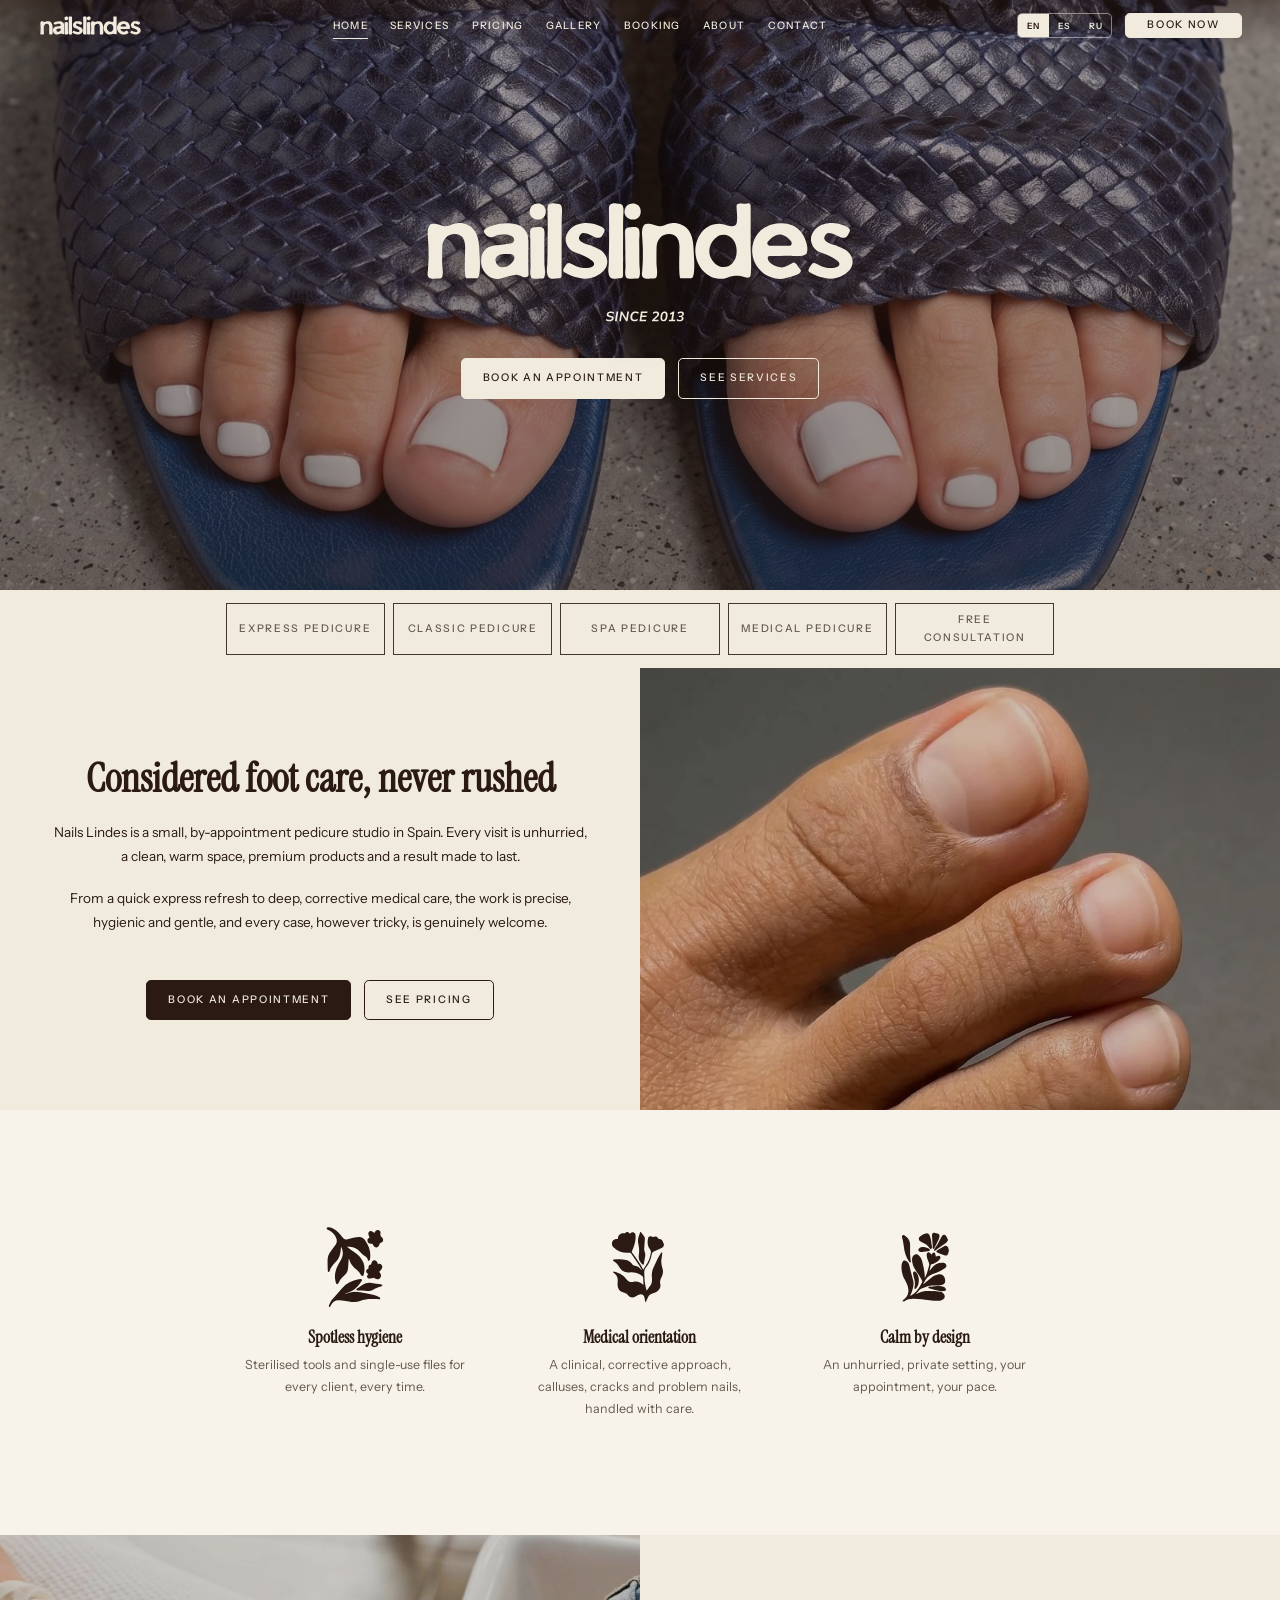
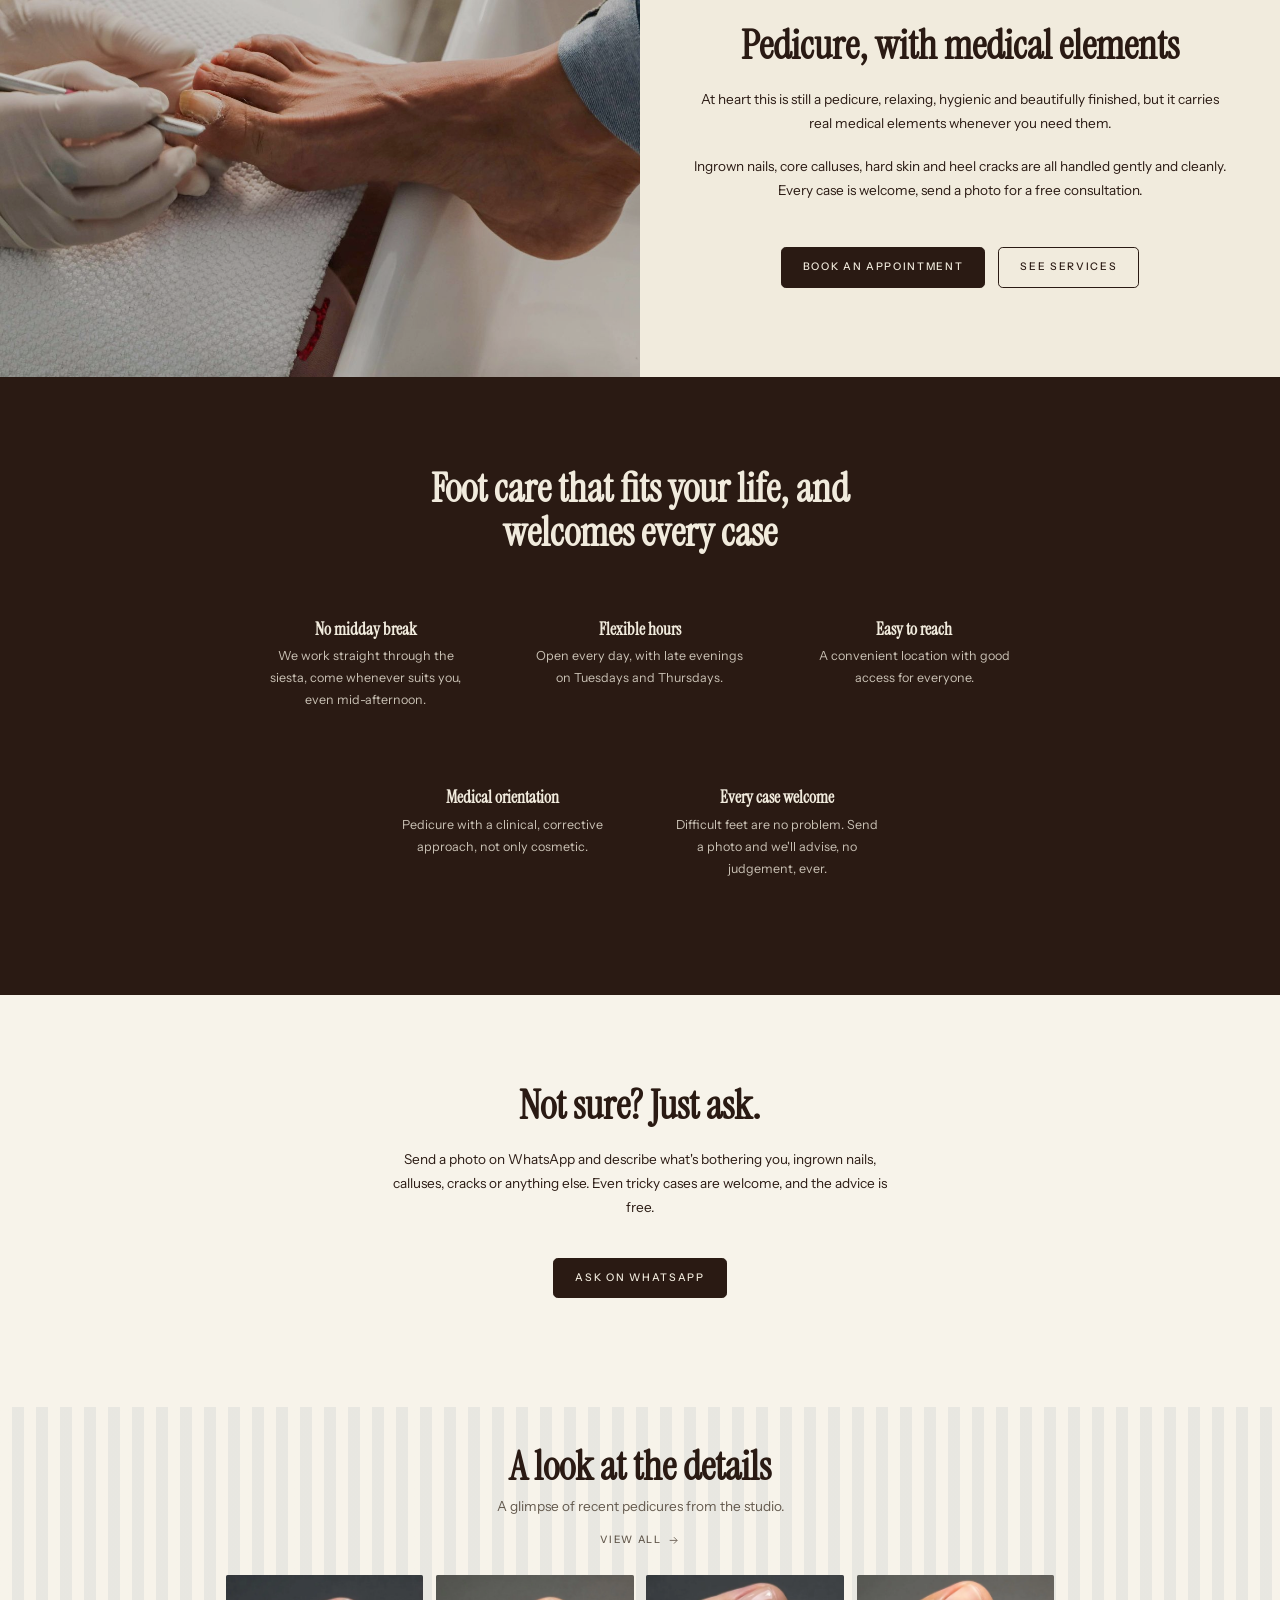
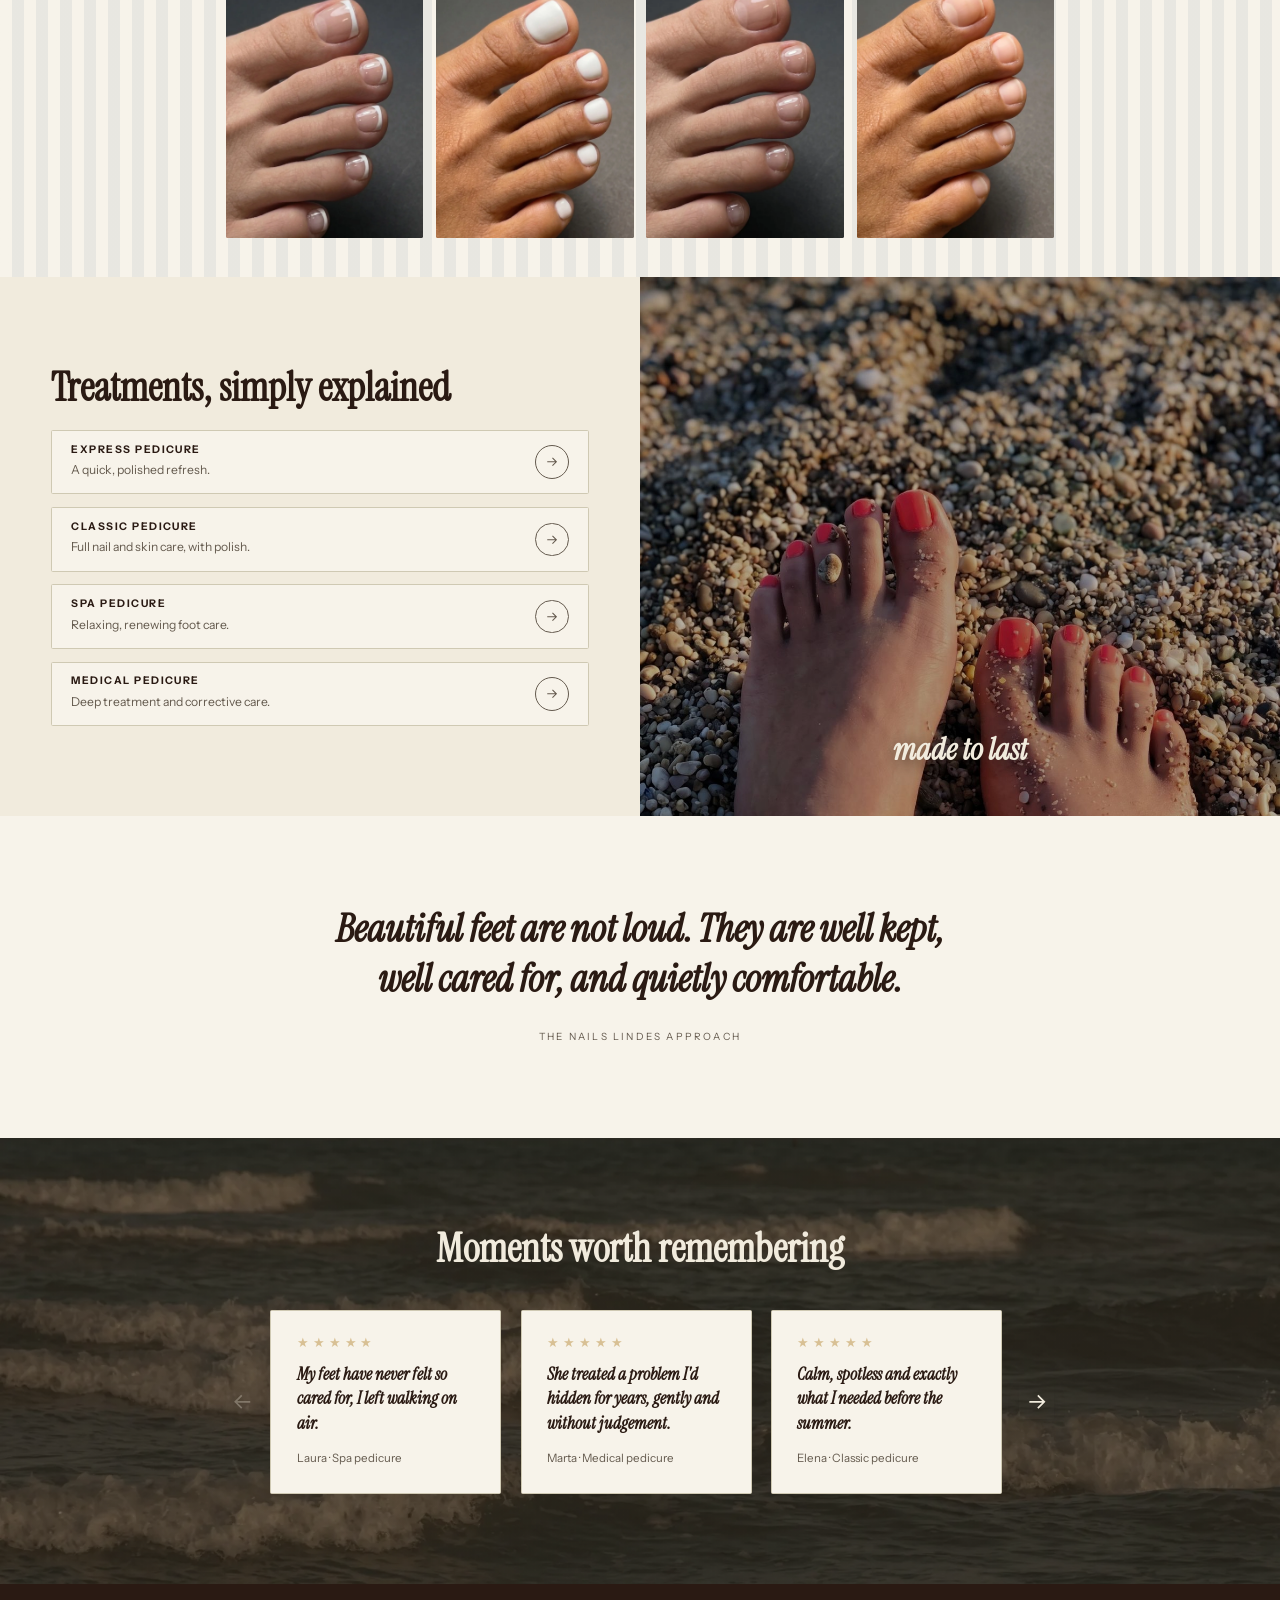
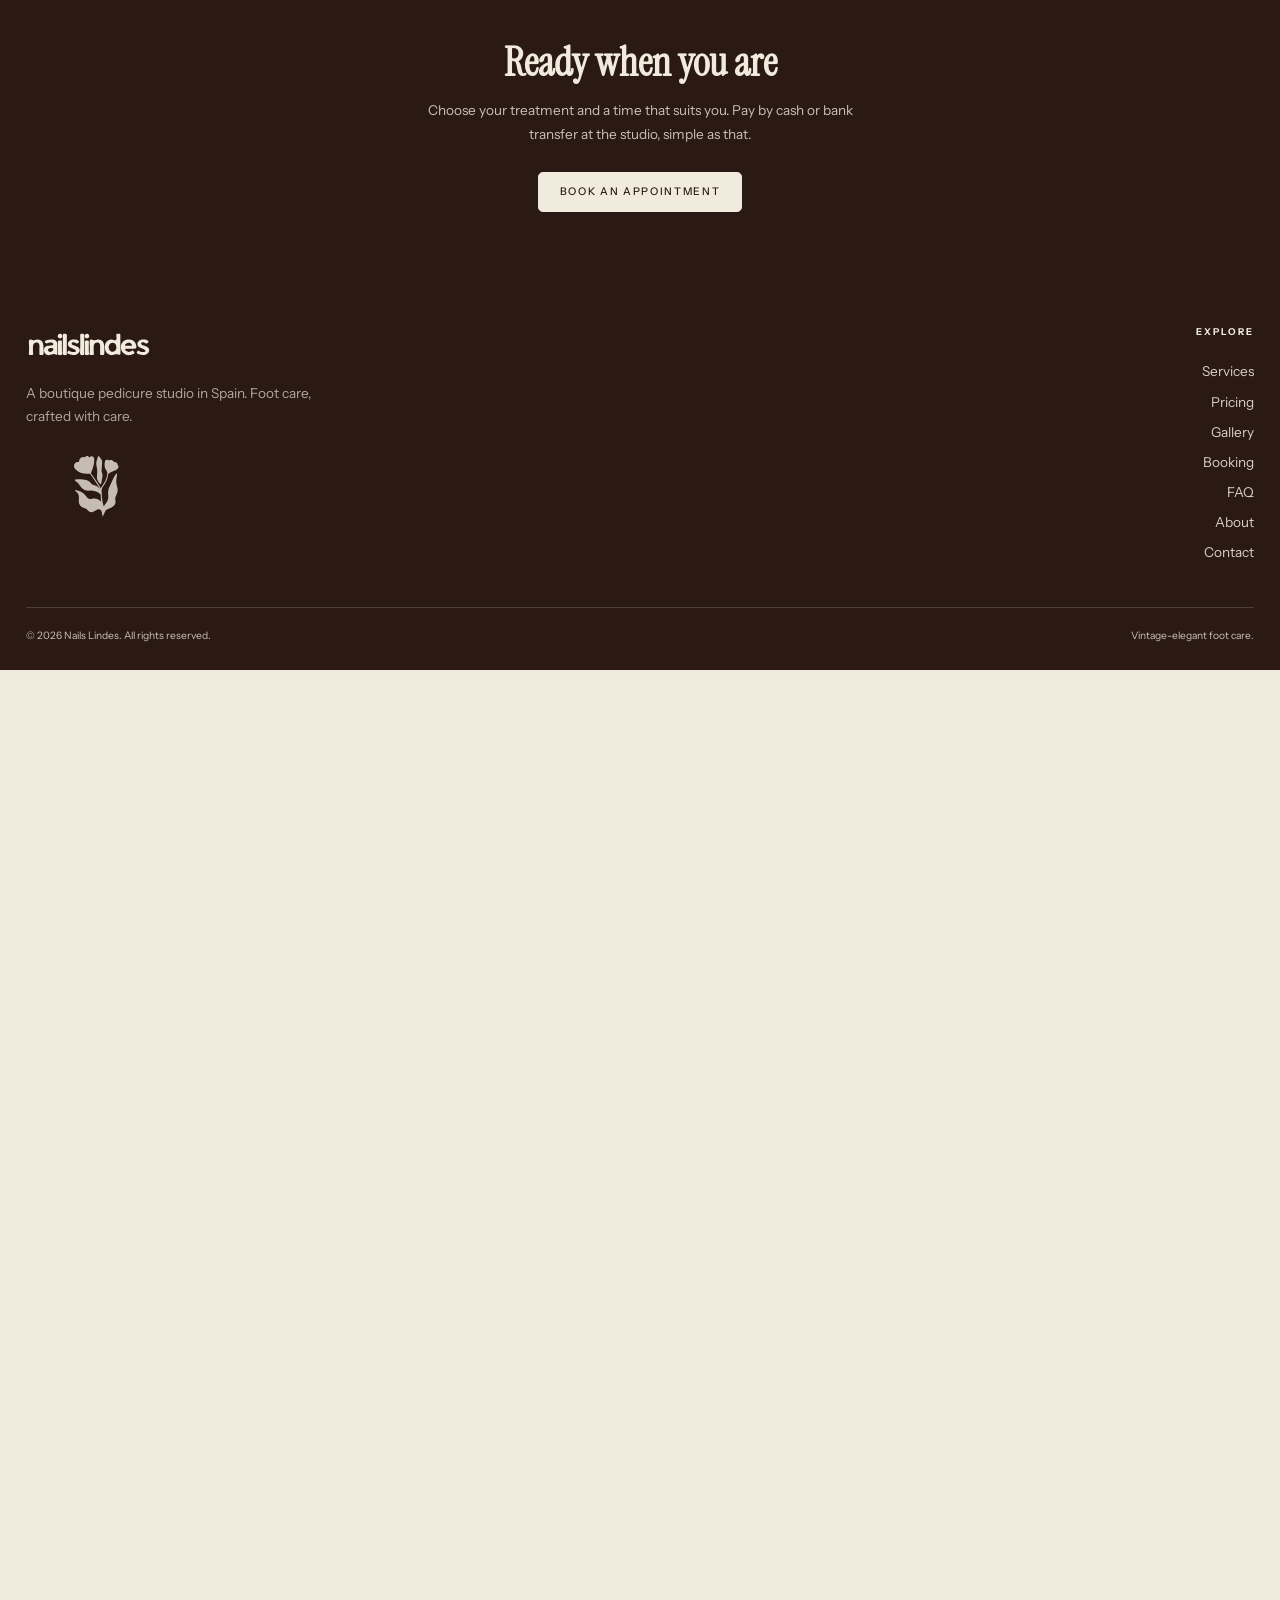
<file: index.html>
<!DOCTYPE html>
<html lang="en">
<head>
  <meta charset="utf-8">
  <meta name="viewport" content="width=device-width, initial-scale=1">
  <title>Nails Lindes, Pedicure, crafted with care</title>
  <meta name="description" content="Nails Lindes, a boutique pedicure studio in Spain. Express, classic, spa and medical pedicure with spotless hygiene, transparent pricing and a free WhatsApp consultation.">
  <link rel="preconnect" href="https://fonts.googleapis.com">
  <link rel="preconnect" href="https://fonts.gstatic.com" crossorigin>
  <link href="https://fonts.googleapis.com/css2?family=Instrument+Sans:ital,wght@0,400;0,500;0,600;0,700;1,400&family=Instrument+Serif:ital@0;1&display=swap" rel="stylesheet">
  <link rel="stylesheet" href="assets/css/styles.css?v=65">
  <link rel="icon" href="assets/logos/mark.svg" type="image/svg+xml">
</head>
<body class="home">
  <!-- ================= Header ================= -->
  <header class="site-header">
    <div class="container site-header__bar">
      <a class="brand" href="index.html" aria-label="Nails Lindes, home">
        <img class="brand__wordmark brand__wordmark--dark" src="assets/logos/wordmark.svg" alt="Nails Lindes" width="150" height="32">
        <img class="brand__wordmark brand__wordmark--light" src="assets/logos/wordmark-light.svg" alt="" width="150" height="32" aria-hidden="true">
      </a>
      <nav class="nav" id="nav" aria-label="Primary">
        <a class="nav__link" href="index.html" aria-current="page" data-i18n="nav.home">Home</a>
        <a class="nav__link" href="services.html" data-i18n="nav.services">Services</a>
        <a class="nav__link" href="pricing.html" data-i18n="nav.pricing">Pricing</a>
        <a class="nav__link" href="gallery.html" data-i18n="nav.gallery">Gallery</a>
        <a class="nav__link" href="booking.html" data-i18n="nav.booking">Booking</a>
        <a class="nav__link" href="about.html" data-i18n="nav.about">About</a>
        <a class="nav__link" href="contact.html" data-i18n="nav.contact">Contact</a>
      </nav>
      <div class="header-actions">
        <div class="lang" role="group" aria-label="Language">
          <button class="lang__btn" data-lang="en" type="button">EN</button>
          <button class="lang__btn" data-lang="es" type="button">ES</button>
          <button class="lang__btn" data-lang="ru" type="button">RU</button>
        </div>
        <a class="btn" href="booking.html" data-i18n="cta.book">Book now</a>
        <button class="burger" aria-label="Menu" aria-expanded="false" aria-controls="nav">
          <span></span><span></span><span></span>
        </button>
      </div>
    </div>
  </header>

  <main id="main">
    <!-- ================= Hero ================= -->
    <section class="hero">
      <div class="hero__media">
        <img src="assets/img/hero-feet.jpg" alt="" width="1600" height="1000">
      </div>
      <div class="hero__inner">
        <h1 class="hero__wordmark"><img src="assets/logos/hero-logo-2.svg?v=65" alt="Nails Lindes"></h1>
        <div class="hero__cta">
          <a class="btn btn--light" data-book href="#" data-i18n="cta.bookAppt">Book an appointment</a>
          <a class="btn btn--ghost" href="services.html" style="--btn-fg:#F1EBDD;border-color:#F1EBDD" data-i18n="cta.seeServices">See services</a>
        </div>
      </div>
    </section>

    <!-- ================= Category bar (golf model) ================= -->
    <section class="catbar-section">
      <div class="container">
        <div class="cat-bar">
          <a class="cat-box" href="services.html"><span data-i18n="home.do1Title">Express pedicure</span></a>
          <a class="cat-box" href="services.html"><span data-i18n="home.do2Title">Classic pedicure</span></a>
          <a class="cat-box" href="services.html"><span data-i18n="home.do3Title">Spa pedicure</span></a>
          <a class="cat-box" href="services.html"><span data-i18n="home.do4Title">Medical pedicure</span></a>
          <a class="cat-box" href="contact.html"><span data-i18n="home.do5Title">Free consultation</span></a>
        </div>
      </div>
    </section>

    <!-- ================= Intro (full-bleed split, model layout) ================= -->
    <section class="fullsplit fullsplit--compact fullsplit--media-last">
      <div class="fullsplit__body fullsplit__body--center reveal">
        <h2 data-i18n="home.introTitle">Considered foot care, never rushed</h2>
        <p data-i18n="home.introBody1">Nails Lindes is a small, by-appointment pedicure studio in Spain. Every visit is unhurried, a clean, warm space, premium products and a result made to last.</p>
        <p data-i18n="home.introBody2">From a quick express refresh to deep, corrective medical care, the work is precise, hygienic and gentle, and every case, however tricky, is genuinely welcome.</p>
        <div class="hero__cta">
          <a class="btn" data-book href="#" data-i18n="cta.bookAppt">Book an appointment</a>
          <a class="btn btn--ghost" href="pricing.html" data-i18n="cta.seePricing">See pricing</a>
        </div>
      </div>
      <div class="fullsplit__media reveal"><img src="assets/img/intro-pl2.webp?v=65" alt="Pedicure result at Nails Lindes" loading="lazy" width="900" height="1200"></div>
    </section>

    <!-- ================= Marquee ================= -->

    <!-- ================= Features ================= -->
    <section class="section section--surface">
      <div class="container">
        <div class="feature-grid">
          <div class="feature reveal">
            <img class="feature__icon" src="assets/graphics/g2.svg?v=65" alt="" width="60" height="60" loading="lazy">
            <h3 data-i18n="home.f1Title">Spotless hygiene</h3>
            <p data-i18n="home.f1Body">Sterilised tools and single-use files for every client, every time.</p>
          </div>
          <div class="feature reveal">
            <img class="feature__icon" src="assets/graphics/g3.svg?v=65" alt="" width="60" height="60" loading="lazy">
            <h3 data-i18n="home.f2Title">Medical orientation</h3>
            <p data-i18n="home.f2Body">A clinical, corrective approach, calluses, cracks and problem nails, handled with care.</p>
          </div>
          <div class="feature reveal">
            <img class="feature__icon" src="assets/graphics/g4.svg?v=65" alt="" width="60" height="60" loading="lazy">
            <h3 data-i18n="home.f3Title">Calm by design</h3>
            <p data-i18n="home.f3Body">An unhurried, private setting, your appointment, your pace.</p>
          </div>
        </div>
      </div>
    </section>

    <!-- ================= Pedicure with medical elements ================= -->
    <section class="fullsplit fullsplit--compact">
      <div class="fullsplit__media reveal"><img src="assets/img/medical-pedicure.jpg" alt="Medical pedicure at Nails Lindes" loading="lazy" width="1262" height="966"></div>
      <div class="fullsplit__body fullsplit__body--center reveal">
        <h2 data-i18n="home.medTitle">Pedicure, with medical elements</h2>
        <p data-i18n="home.medBody1">At heart this is still a pedicure, relaxing, hygienic and beautifully finished, but it carries real medical elements whenever you need them.</p>
        <p data-i18n="home.medBody2">Ingrown nails, core calluses, hard skin and heel cracks are all handled gently and cleanly. Every case is welcome, send a photo for a free consultation.</p>
        <div class="hero__cta">
          <a class="btn" data-book href="#" data-i18n="cta.bookAppt">Book an appointment</a>
          <a class="btn btn--ghost" href="services.html" data-i18n="cta.seeServices">See services</a>
        </div>
      </div>
    </section>

    <!-- ================= Why Nails Lindes (benefits) ================= -->
    <section class="section section--dark">
      <div class="container">
        <div class="section-head section-head--center">
          <h2 data-i18n="why.title">Foot care that fits your life, and welcomes every case</h2>
        </div>
        <div class="feature-grid feature-grid--wrap">
          <div class="feature reveal">
            <h3 data-i18n="why.b1Title">No midday break</h3>
            <p data-i18n="why.b1Body">We work straight through the siesta, come whenever suits you, even mid-afternoon.</p>
          </div>
          <div class="feature reveal">
            <h3 data-i18n="why.b2Title">Flexible hours</h3>
            <p data-i18n="why.b2Body">Open every day, with late evenings on Tuesdays and Thursdays.</p>
          </div>
          <div class="feature reveal">
            <h3 data-i18n="why.b3Title">Easy to reach</h3>
            <p data-i18n="why.b3Body">A convenient location with good access for everyone.</p>
          </div>
          <div class="feature reveal">
            <h3 data-i18n="why.b4Title">Medical orientation</h3>
            <p data-i18n="why.b4Body">Pedicure with a clinical, corrective approach, not only cosmetic.</p>
          </div>
          <div class="feature reveal">
            <h3 data-i18n="why.b5Title">Every case welcome</h3>
            <p data-i18n="why.b5Body">Difficult feet are no problem. Send a photo and we'll advise, no judgement, ever.</p>
          </div>
        </div>
      </div>
    </section>

    <!-- ================= Free consultation band ================= -->
    <section class="section section--surface">
      <div class="container container--narrow" style="text-align:center">
        <div class="section-head section-head--center">
          <h2 data-i18n="consult.title">Not sure? Just ask.</h2>
          <p data-i18n="consult.body">Send a photo on WhatsApp and describe what's bothering you, ingrown nails, calluses, cracks or anything else. Even tricky cases are welcome, and the advice is free.</p>
        </div>
        <p style="margin-top:1.4rem">
          <a class="btn" data-book href="#" data-i18n="consult.cta">Ask on WhatsApp</a>
        </p>
      </div>
    </section>

    <!-- ================= Gallery preview (CLUB GALLERY model) ================= -->
    <section class="section section--stripe">
      <div class="container">
        <div class="gallery-head">
          <div>
            <h2 style="margin:0 0 .4rem" data-i18n="home.galleryTitle">A look at the details</h2>
            <p class="muted" style="margin:0" data-i18n="home.gallerySub">A glimpse of recent sets from the studio.</p>
          </div>
          <a class="link-arrow" href="gallery.html">
            <span data-i18n="cta.viewAll">View all</span>
            <svg viewBox="0 0 24 24" fill="none" stroke="currentColor" stroke-width="1.6"><path d="M5 12h14M13 6l6 6-6 6"/></svg>
          </a>
        </div>
        <div class="gallery-row">
          <a class="thumb reveal" href="gallery.html"><img src="assets/img/galh-1.webp?v=65" alt="Pedicure at Nails Lindes" loading="lazy" width="1600" height="1200"></a>
          <a class="thumb reveal" href="gallery.html"><img src="assets/img/galh-2.webp?v=65" alt="Pedicure at Nails Lindes" loading="lazy" width="1600" height="1200"></a>
          <a class="thumb reveal" href="gallery.html"><img src="assets/img/galh-3.webp?v=65" alt="Pedicure at Nails Lindes" loading="lazy" width="1600" height="1200"></a>
          <a class="thumb reveal" href="gallery.html"><img src="assets/img/galh-4.webp?v=65" alt="Pedicure at Nails Lindes" loading="lazy" width="1600" height="1200"></a>
        </div>
      </div>
    </section>

    <!-- ================= Striped divider ================= -->

    <!-- ================= Treatments (full-bleed split, model layout) ================= -->
    <section class="fullsplit">
      <div class="fullsplit__body reveal">
        <h2 data-i18n="home.doTitle">Treatments, simply explained</h2>
        <ul class="linklist">
          <li><a class="linklist__item" href="services.html">
            <span><h4 data-i18n="home.do1Title">Express pedicure</h4><p data-i18n="home.do1Body">A quick, polished refresh.</p></span>
            <svg class="linklist__chev" viewBox="0 0 24 24" fill="none" stroke="currentColor" stroke-width="1.6"><path d="M5 12h14M13 6l6 6-6 6"/></svg>
          </a></li>
          <li><a class="linklist__item" href="services.html">
            <span><h4 data-i18n="home.do2Title">Classic pedicure</h4><p data-i18n="home.do2Body">Full nail and skin care, with polish.</p></span>
            <svg class="linklist__chev" viewBox="0 0 24 24" fill="none" stroke="currentColor" stroke-width="1.6"><path d="M5 12h14M13 6l6 6-6 6"/></svg>
          </a></li>
          <li><a class="linklist__item" href="services.html">
            <span><h4 data-i18n="home.do3Title">Spa pedicure</h4><p data-i18n="home.do3Body">Relaxing, renewing foot care.</p></span>
            <svg class="linklist__chev" viewBox="0 0 24 24" fill="none" stroke="currentColor" stroke-width="1.6"><path d="M5 12h14M13 6l6 6-6 6"/></svg>
          </a></li>
          <li><a class="linklist__item" href="services.html">
            <span><h4 data-i18n="home.do4Title">Medical pedicure</h4><p data-i18n="home.do4Body">Deep treatment and corrective care.</p></span>
            <svg class="linklist__chev" viewBox="0 0 24 24" fill="none" stroke="currentColor" stroke-width="1.6"><path d="M5 12h14M13 6l6 6-6 6"/></svg>
          </a></li>
        </ul>
      </div>
      <div class="fullsplit__media reveal">
        <img src="assets/img/home-treatments.jpg" alt="Pedicure result at Nails Lindes" loading="lazy" width="900" height="1200" style="filter:brightness(.8)">
        <span class="fullsplit__script">made to last</span>
      </div>
    </section>

    <!-- ================= Quote band ================= -->
    <section class="section section--surface">
      <div class="container quote-band">
        <p class="quote-band__mark" data-i18n="home.quote">Beautiful nails are not loud. They are well kept, well finished, and quietly confident.</p>
        <cite data-i18n="home.quoteCite">The Nails Lindes approach</cite>
      </div>
    </section>

    <!-- ================= Testimonials ================= -->
    <section class="section testi">
      <div class="container">
        <div class="section-head section-head--center">
          <h2 style="margin:0" data-i18n="testi.title">Moments worth remembering</h2>
        </div>
        <div class="testi-wrap">
          <button class="testi-arrow testi-arrow--prev" data-testi-prev type="button" aria-label="Previous" data-i18n-attr="aria-label:testi.prev">
            <svg viewBox="0 0 24 24" fill="none" stroke="currentColor" stroke-width="1.6"><path d="M19 12H5M11 6l-6 6 6 6"/></svg>
          </button>
          <div class="testi-viewport">
            <div class="testi-track">
            <figure class="testi-card reveal">
              <div class="testi-stars" role="img" aria-label="5 / 5">★★★★★</div>
              <blockquote data-i18n="testi.q1">The most beautiful set I've ever had.</blockquote>
              <cite data-i18n="testi.a1">Laura · Spa pedicure</cite>
            </figure>
            <figure class="testi-card reveal">
              <div class="testi-stars" role="img" aria-label="5 / 5">★★★★★</div>
              <blockquote data-i18n="testi.q2">Calm, personal and spotless.</blockquote>
              <cite data-i18n="testi.a2">Marta · Medical pedicure</cite>
            </figure>
            <figure class="testi-card reveal">
              <div class="testi-stars" role="img" aria-label="5 / 5">★★★★★</div>
              <blockquote data-i18n="testi.q3">Exactly the elegant, natural look I wanted.</blockquote>
              <cite data-i18n="testi.a3">Elena · Classic pedicure</cite>
            </figure>
            <figure class="testi-card reveal">
              <div class="testi-stars" role="img" aria-label="5 / 5">★★★★★</div>
              <blockquote data-i18n="testi.q4">Three weeks on and they still look freshly done.</blockquote>
              <cite data-i18n="testi.a4">Sofía · Classic pedicure · gel</cite>
            </figure>
            <figure class="testi-card reveal">
              <div class="testi-stars" role="img" aria-label="5 / 5">★★★★★</div>
              <blockquote data-i18n="testi.q5">The free consultation put me completely at ease.</blockquote>
              <cite data-i18n="testi.a5">Carmen · Free consultation</cite>
            </figure>
            <figure class="testi-card reveal">
              <div class="testi-stars" role="img" aria-label="5 / 5">★★★★★</div>
              <blockquote data-i18n="testi.q6">Relaxing from start to finish.</blockquote>
              <cite data-i18n="testi.a6">Natalia · Spa pedicure</cite>
            </figure>
            </div>
          </div>
          <button class="testi-arrow testi-arrow--next" data-testi-next type="button" aria-label="Next" data-i18n-attr="aria-label:testi.next">
            <svg viewBox="0 0 24 24" fill="none" stroke="currentColor" stroke-width="1.6"><path d="M5 12h14M13 6l6 6-6 6"/></svg>
          </button>
        </div>
      </div>
    </section>


    <!-- ================= CTA band ================= -->
    <section class="section--tight section section--dark cta-band">
      <div class="container">
        <h2 data-i18n="home.ctaTitle">Ready when you are</h2>
        <p data-i18n="home.ctaBody">Choose your treatment and a time that suits you. Pay by cash or bank transfer at the studio, simple as that.</p>
        <a class="btn btn--light" data-book href="#" data-i18n="cta.bookAppt">Book an appointment</a>
      </div>
    </section>
  </main>

  <!-- ================= Footer ================= -->
  <footer class="site-footer">
    <div class="container">
      <div class="footer-grid">
        <div class="footer-col">
          <a class="brand" href="index.html" aria-label="Nails Lindes, home">
            <img class="footer-logo" src="assets/logos/wordmark-light.svg" alt="Nails Lindes" width="170" height="36">
          </a>
          <p class="muted" style="margin-top:1rem;max-width:34ch" data-i18n="footer.tagline">A boutique pedicure studio in Spain.</p>
          <img class="footer-illus" src="assets/graphics/footer-illus.svg" alt="" width="120" height="90" style="margin-top:1.6rem">
        </div>
        <div class="footer-col">
          <h4 data-i18n="footer.explore">Explore</h4>
          <ul>
            <li><a href="services.html" data-i18n="nav.services">Services</a></li>
            <li><a href="pricing.html" data-i18n="nav.pricing">Pricing</a></li>
            <li><a href="gallery.html" data-i18n="nav.gallery">Gallery</a></li>
            <li><a href="booking.html" data-i18n="nav.booking">Booking</a></li>
            <li><a href="faq.html" data-i18n="nav.faq">FAQ</a></li>
            <li><a href="about.html" data-i18n="nav.about">About</a></li>
            <li><a href="contact.html" data-i18n="nav.contact">Contact</a></li>
          </ul>
        </div>
      </div>
      <div class="footer-bottom">
        <span>© <span data-year>2026</span> Nails Lindes. <span data-i18n="footer.rights">All rights reserved.</span></span>
        <span data-i18n="footer.built">Vintage-elegant foot care.</span>
      </div>
    </div>
  </footer>

  <script src="assets/js/config.js?v=65"></script>
  <script src="assets/js/i18n.js?v=65"></script>
  <script src="assets/js/main.js?v=65"></script>
</body>
</html>
</file>
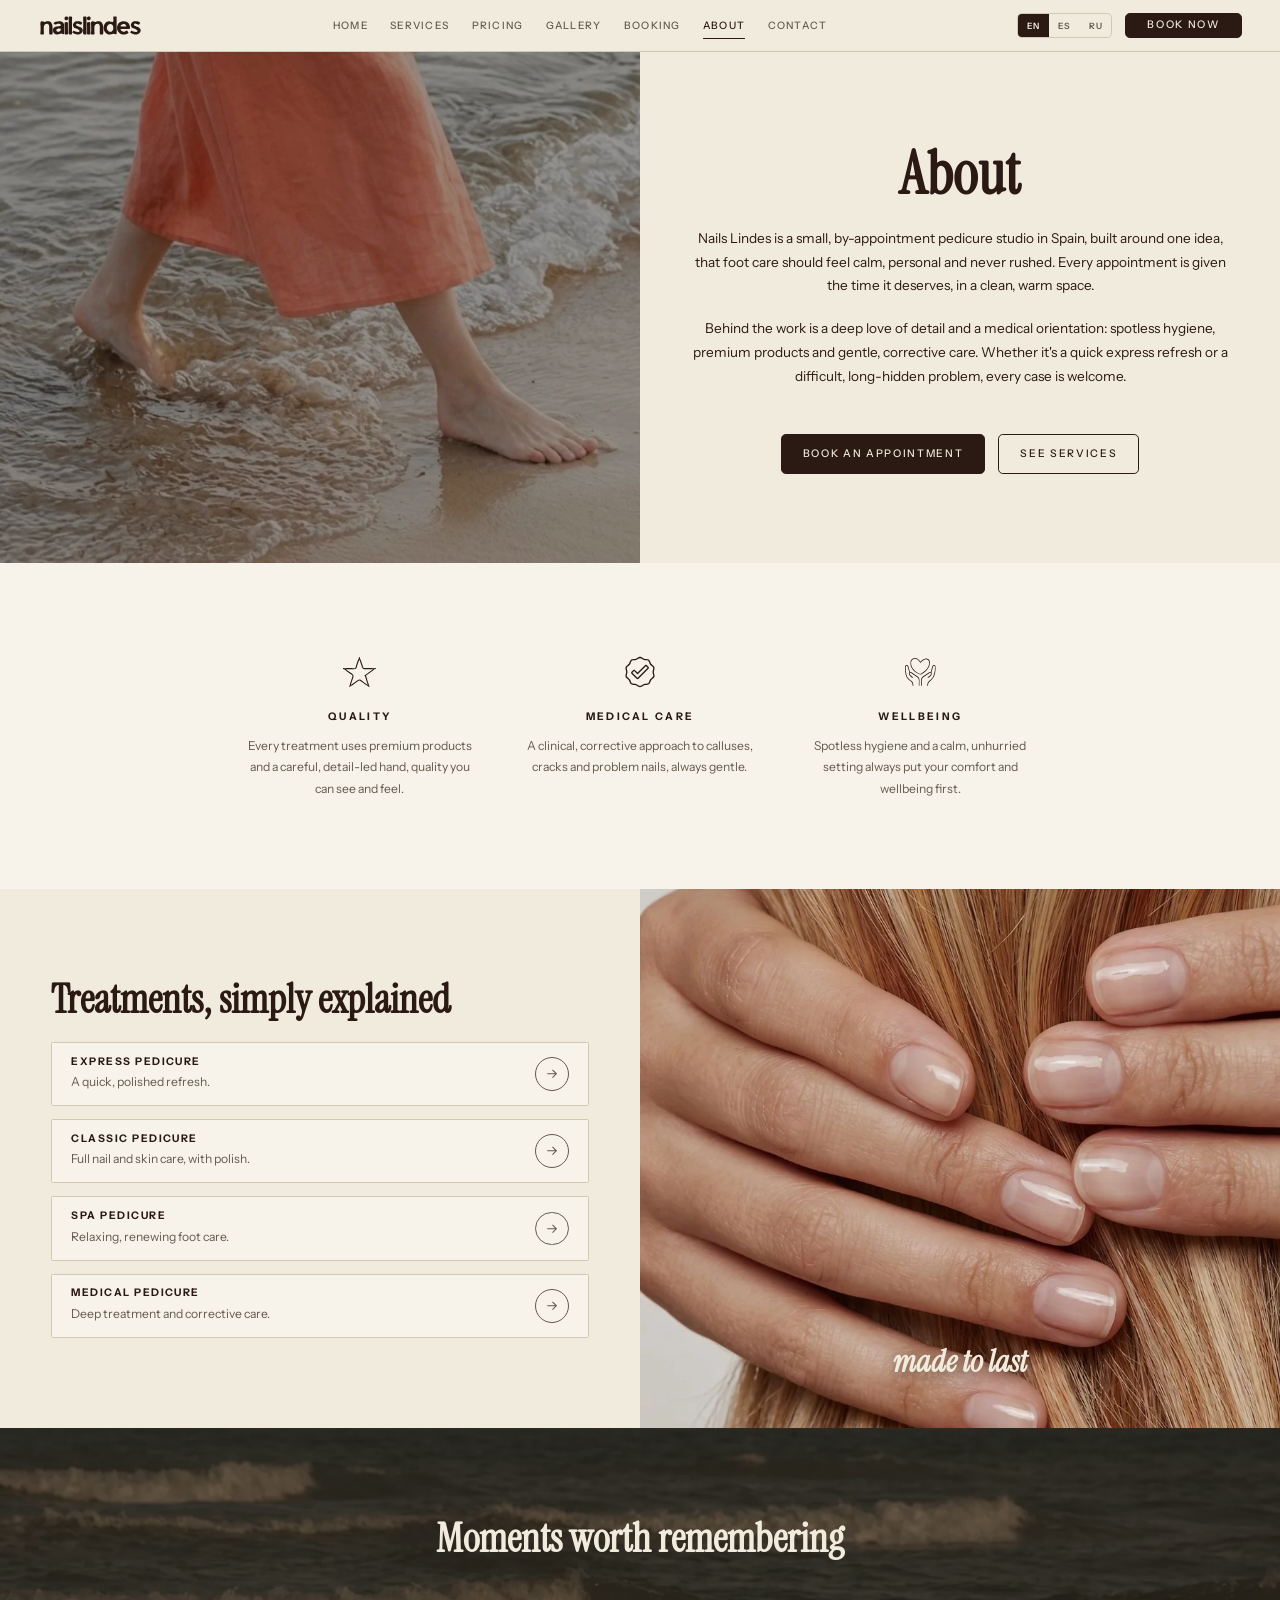
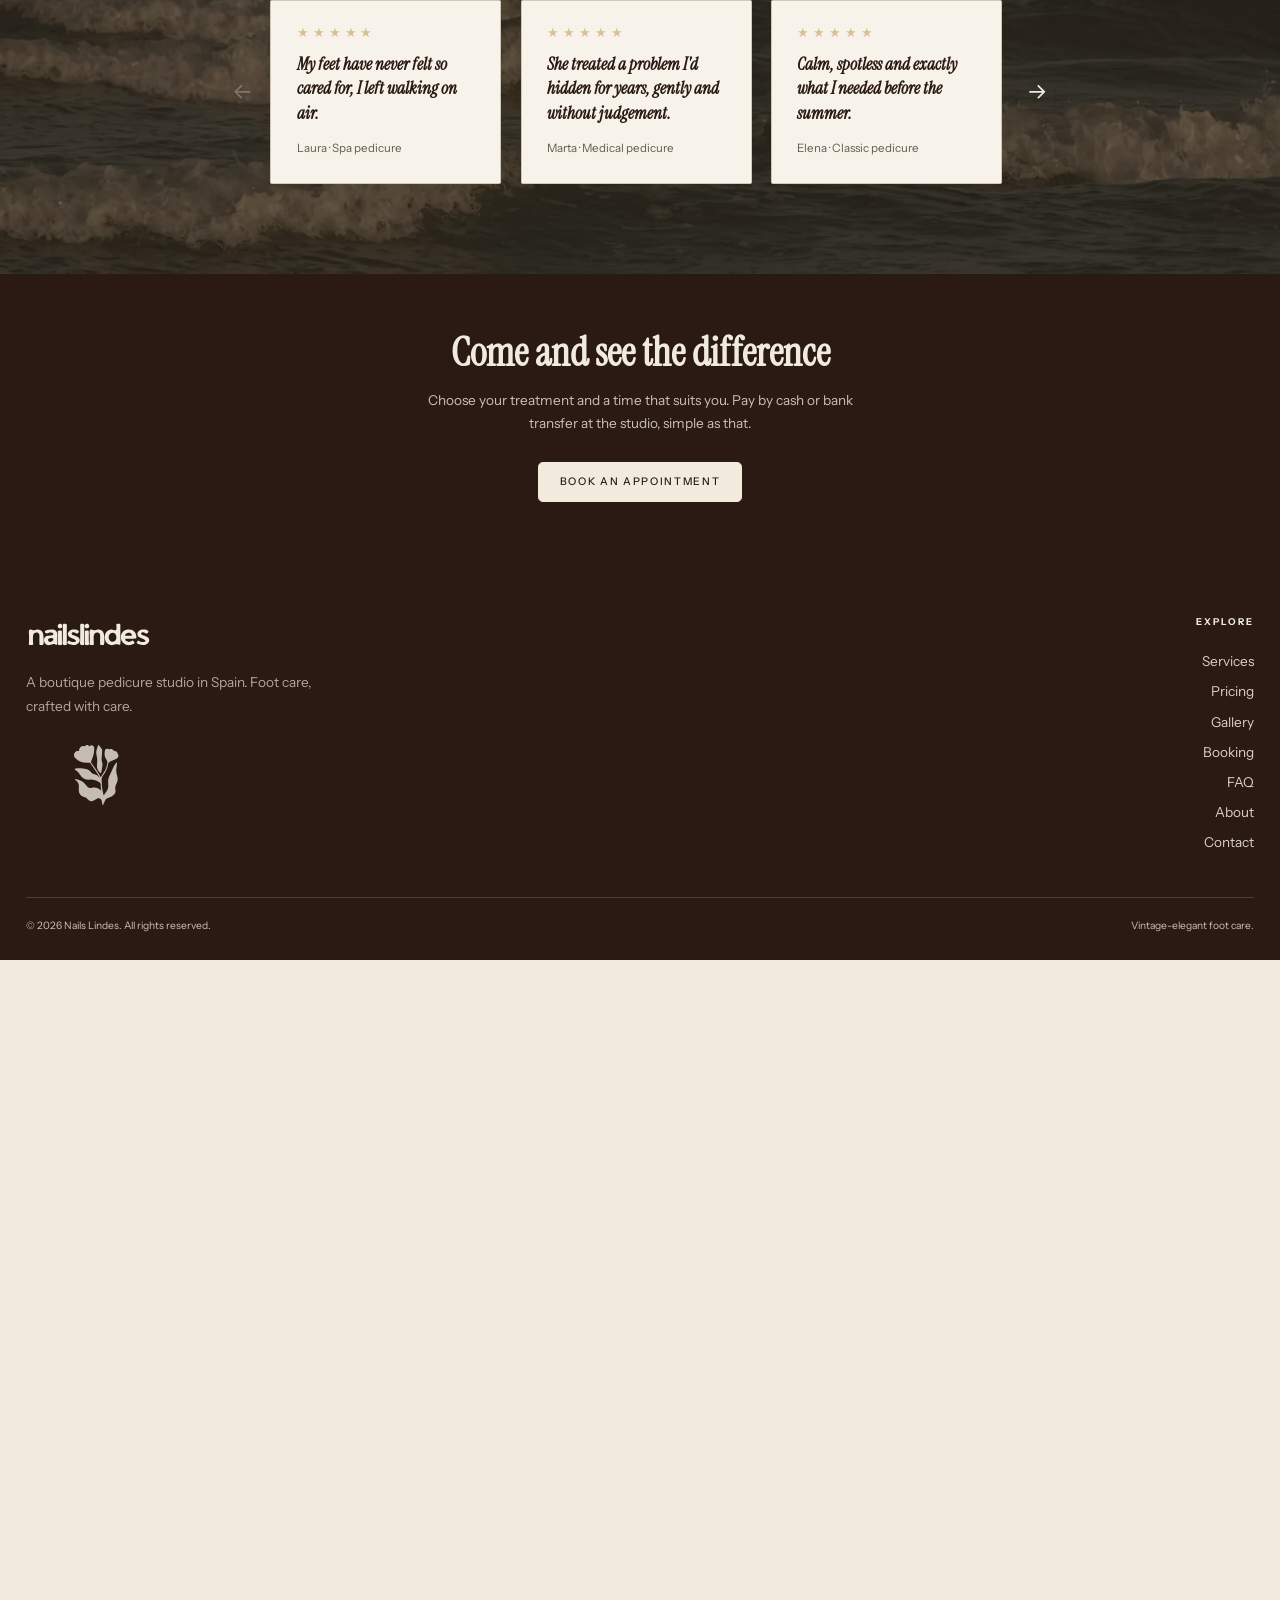
<file: about.html>
<!DOCTYPE html>
<html lang="en">
<head>
  <meta charset="utf-8">
  <meta name="viewport" content="width=device-width, initial-scale=1">
  <title>About, Nails Lindes</title>
  <meta name="description" content="The story behind Nails Lindes, a small Spanish pedicure studio built on care, hygiene, a medical orientation and a love of detail.">
  <link rel="preconnect" href="https://fonts.googleapis.com">
  <link rel="preconnect" href="https://fonts.gstatic.com" crossorigin>
  <link href="https://fonts.googleapis.com/css2?family=Instrument+Sans:ital,wght@0,400;0,500;0,600;0,700;1,400&family=Instrument+Serif:ital@0;1&display=swap" rel="stylesheet">
  <link rel="stylesheet" href="assets/css/styles.css?v=65">
  <link rel="icon" href="assets/logos/mark.svg" type="image/svg+xml">
</head>
<body>
  <header class="site-header">
    <div class="container site-header__bar">
      <a class="brand" href="index.html" aria-label="Nails Lindes, home">
        <img class="brand__wordmark brand__wordmark--dark" src="assets/logos/wordmark.svg" alt="Nails Lindes" width="150" height="32">
        <img class="brand__wordmark brand__wordmark--light" src="assets/logos/wordmark-light.svg" alt="" width="150" height="32" aria-hidden="true">
      </a>
      <nav class="nav" id="nav" aria-label="Primary">
        <a class="nav__link" href="index.html" data-i18n="nav.home">Home</a>
        <a class="nav__link" href="services.html" data-i18n="nav.services">Services</a>
        <a class="nav__link" href="pricing.html" data-i18n="nav.pricing">Pricing</a>
        <a class="nav__link" href="gallery.html" data-i18n="nav.gallery">Gallery</a>
        <a class="nav__link" href="booking.html" data-i18n="nav.booking">Booking</a>
        <a class="nav__link" href="about.html" aria-current="page" data-i18n="nav.about">About</a>
        <a class="nav__link" href="contact.html" data-i18n="nav.contact">Contact</a>
      </nav>
      <div class="header-actions">
        <div class="lang" role="group" aria-label="Language">
          <button class="lang__btn" data-lang="en" type="button">EN</button>
          <button class="lang__btn" data-lang="es" type="button">ES</button>
          <button class="lang__btn" data-lang="ru" type="button">RU</button>
        </div>
        <a class="btn" href="booking.html" data-i18n="cta.book">Book now</a>
        <button class="burger" aria-label="Menu" aria-expanded="false" aria-controls="nav"><span></span><span></span><span></span></button>
      </div>
    </div>
  </header>

  <main id="main">
    <!-- About intro: full-bleed split (image left / text right) -->
    <section class="fullsplit fullsplit--compact">
      <div class="fullsplit__media reveal"><img src="assets/img/about-hero.webp?v=65" alt="About Nails Lindes" loading="lazy" width="1262" height="966"></div>
      <div class="fullsplit__body fullsplit__body--center reveal">
        <h1 data-i18n="about.heroTitle">About</h1>
        <p data-i18n="about.introBody1">Nails Lindes is a small, by-appointment pedicure studio in Spain, built around one idea, that foot care should feel calm, personal and never rushed. Every appointment is given the time it deserves, in a clean, warm space.</p>
        <p data-i18n="about.introBody2">Behind the work is a deep love of detail and a medical orientation: spotless hygiene, premium products and gentle, corrective care. Whether it's a quick express refresh or a difficult, long-hidden problem, every case is welcome.</p>
        <div class="hero__cta">
          <a class="btn" data-book href="#" data-i18n="cta.bookAppt">Book an appointment</a>
          <a class="btn btn--ghost" href="services.html" data-i18n="cta.seeServices">See services</a>
        </div>
      </div>
    </section>

    <!-- Values (quality / durability / wellbeing) -->
    <section class="section section--surface">
      <div class="container">
        <div class="values-grid">
          <div class="value reveal">
            <img class="value__icon" src="assets/graphics/val-quality.svg?v=65" alt="" width="48" height="48" loading="lazy">
            <h3 class="value__title" data-i18n="about.val1Title">Quality</h3>
            <p class="value__text" data-i18n="about.val1Body">Every set is built with premium products and a careful, detail-led hand, quality you can see and feel.</p>
          </div>
          <div class="value reveal">
            <img class="value__icon" src="assets/graphics/val-durability.svg?v=65" alt="" width="48" height="48" loading="lazy">
            <h3 class="value__title" data-i18n="about.val2Title">Medical care</h3>
            <p class="value__text" data-i18n="about.val2Body">A clinical, corrective approach to calluses, cracks and problem nails, always gentle.</p>
          </div>
          <div class="value reveal">
            <img class="value__icon" src="assets/graphics/val-wellbeing.svg?v=65" alt="" width="48" height="48" loading="lazy">
            <h3 class="value__title" data-i18n="about.val3Title">Wellbeing</h3>
            <p class="value__text" data-i18n="about.val3Body">Spotless hygiene and a calm, unhurried setting always put your comfort and wellbeing first.</p>
          </div>
        </div>
      </div>
    </section>

    <!-- Treatments (full-bleed split, copied from home) -->
    <section class="fullsplit">
      <div class="fullsplit__body reveal">
        <h2 data-i18n="home.doTitle">Treatments, simply explained</h2>
        <ul class="linklist">
          <li><a class="linklist__item" href="services.html">
            <span><h4 data-i18n="home.do1Title">Express pedicure</h4><p data-i18n="home.do1Body">A quick, polished refresh.</p></span>
            <svg class="linklist__chev" viewBox="0 0 24 24" fill="none" stroke="currentColor" stroke-width="1.6"><path d="M5 12h14M13 6l6 6-6 6"/></svg>
          </a></li>
          <li><a class="linklist__item" href="services.html">
            <span><h4 data-i18n="home.do2Title">Classic pedicure</h4><p data-i18n="home.do2Body">Full nail and skin care, with polish.</p></span>
            <svg class="linklist__chev" viewBox="0 0 24 24" fill="none" stroke="currentColor" stroke-width="1.6"><path d="M5 12h14M13 6l6 6-6 6"/></svg>
          </a></li>
          <li><a class="linklist__item" href="services.html">
            <span><h4 data-i18n="home.do3Title">Spa pedicure</h4><p data-i18n="home.do3Body">Relaxing, renewing foot care.</p></span>
            <svg class="linklist__chev" viewBox="0 0 24 24" fill="none" stroke="currentColor" stroke-width="1.6"><path d="M5 12h14M13 6l6 6-6 6"/></svg>
          </a></li>
          <li><a class="linklist__item" href="services.html">
            <span><h4 data-i18n="home.do4Title">Medical pedicure</h4><p data-i18n="home.do4Body">Deep treatment and corrective care.</p></span>
            <svg class="linklist__chev" viewBox="0 0 24 24" fill="none" stroke="currentColor" stroke-width="1.6"><path d="M5 12h14M13 6l6 6-6 6"/></svg>
          </a></li>
        </ul>
      </div>
      <div class="fullsplit__media reveal">
        <img src="assets/img/treat-ref.webp?v=65" alt="Pedicure result at Nails Lindes" loading="lazy" width="900" height="1200">
        <span class="fullsplit__script">made to last</span>
      </div>
    </section>



    <!-- Testimonials (replaces 'What guides the work') -->
    <section class="section testi">
      <div class="container">
        <div class="section-head section-head--center">
          <h2 style="margin:0" data-i18n="testi.title">Moments worth remembering</h2>
        </div>
        <div class="testi-wrap">
          <button class="testi-arrow testi-arrow--prev" data-testi-prev type="button" aria-label="Previous" data-i18n-attr="aria-label:testi.prev">
            <svg viewBox="0 0 24 24" fill="none" stroke="currentColor" stroke-width="1.6"><path d="M19 12H5M11 6l-6 6 6 6"/></svg>
          </button>
          <div class="testi-viewport">
            <div class="testi-track">
            <figure class="testi-card reveal">
              <div class="testi-stars" role="img" aria-label="5 / 5">★★★★★</div>
              <blockquote data-i18n="testi.q1">The most beautiful set I've ever had.</blockquote>
              <cite data-i18n="testi.a1">Laura · Spa pedicure</cite>
            </figure>
            <figure class="testi-card reveal">
              <div class="testi-stars" role="img" aria-label="5 / 5">★★★★★</div>
              <blockquote data-i18n="testi.q2">Calm, personal and spotless.</blockquote>
              <cite data-i18n="testi.a2">Marta · Medical pedicure</cite>
            </figure>
            <figure class="testi-card reveal">
              <div class="testi-stars" role="img" aria-label="5 / 5">★★★★★</div>
              <blockquote data-i18n="testi.q3">Exactly the elegant, natural look I wanted.</blockquote>
              <cite data-i18n="testi.a3">Elena · Classic pedicure</cite>
            </figure>
            <figure class="testi-card reveal">
              <div class="testi-stars" role="img" aria-label="5 / 5">★★★★★</div>
              <blockquote data-i18n="testi.q4">Three weeks on and they still look freshly done.</blockquote>
              <cite data-i18n="testi.a4">Sofía · Classic pedicure · gel</cite>
            </figure>
            <figure class="testi-card reveal">
              <div class="testi-stars" role="img" aria-label="5 / 5">★★★★★</div>
              <blockquote data-i18n="testi.q5">The free consultation put me completely at ease.</blockquote>
              <cite data-i18n="testi.a5">Carmen · Free consultation</cite>
            </figure>
            <figure class="testi-card reveal">
              <div class="testi-stars" role="img" aria-label="5 / 5">★★★★★</div>
              <blockquote data-i18n="testi.q6">Relaxing from start to finish.</blockquote>
              <cite data-i18n="testi.a6">Natalia · Spa pedicure</cite>
            </figure>
            </div>
          </div>
          <button class="testi-arrow testi-arrow--next" data-testi-next type="button" aria-label="Next" data-i18n-attr="aria-label:testi.next">
            <svg viewBox="0 0 24 24" fill="none" stroke="currentColor" stroke-width="1.6"><path d="M5 12h14M13 6l6 6-6 6"/></svg>
          </button>
        </div>
      </div>
    </section>

    <section class="section--tight section section--dark cta-band">
      <div class="container">
        <h2 data-i18n="about.ctaTitle">Come and see the difference</h2>
        <p data-i18n="home.ctaBody">Choose your treatment and a time that suits you.</p>
        <a class="btn btn--light" data-book href="#" data-i18n="cta.bookAppt">Book an appointment</a>
      </div>
    </section>
  </main>

  <footer class="site-footer">
    <div class="container">
      <div class="footer-grid">
        <div class="footer-col">
          <a class="brand" href="index.html" aria-label="Nails Lindes, home">
            <img class="footer-logo" src="assets/logos/wordmark-light.svg" alt="Nails Lindes" width="170" height="36">
          </a>
          <p class="muted" style="margin-top:1rem;max-width:34ch" data-i18n="footer.tagline">A boutique pedicure studio in Spain.</p>
          <img class="footer-illus" src="assets/graphics/footer-illus.svg" alt="" width="120" height="90" style="margin-top:1.6rem">
        </div>
        <div class="footer-col">
          <h4 data-i18n="footer.explore">Explore</h4>
          <ul>
            <li><a href="services.html" data-i18n="nav.services">Services</a></li>
            <li><a href="pricing.html" data-i18n="nav.pricing">Pricing</a></li>
            <li><a href="gallery.html" data-i18n="nav.gallery">Gallery</a></li>
            <li><a href="booking.html" data-i18n="nav.booking">Booking</a></li>
            <li><a href="faq.html" data-i18n="nav.faq">FAQ</a></li>
            <li><a href="about.html" data-i18n="nav.about">About</a></li>
            <li><a href="contact.html" data-i18n="nav.contact">Contact</a></li>
          </ul>
        </div>
      </div>
      <div class="footer-bottom">
        <span>© <span data-year>2026</span> Nails Lindes. <span data-i18n="footer.rights">All rights reserved.</span></span>
        <span data-i18n="footer.built">Vintage-elegant foot care.</span>
      </div>
    </div>
  </footer>

  <script src="assets/js/config.js?v=65"></script>
  <script src="assets/js/i18n.js?v=65"></script>
  <script src="assets/js/main.js?v=65"></script>
</body>
</html>
</file>
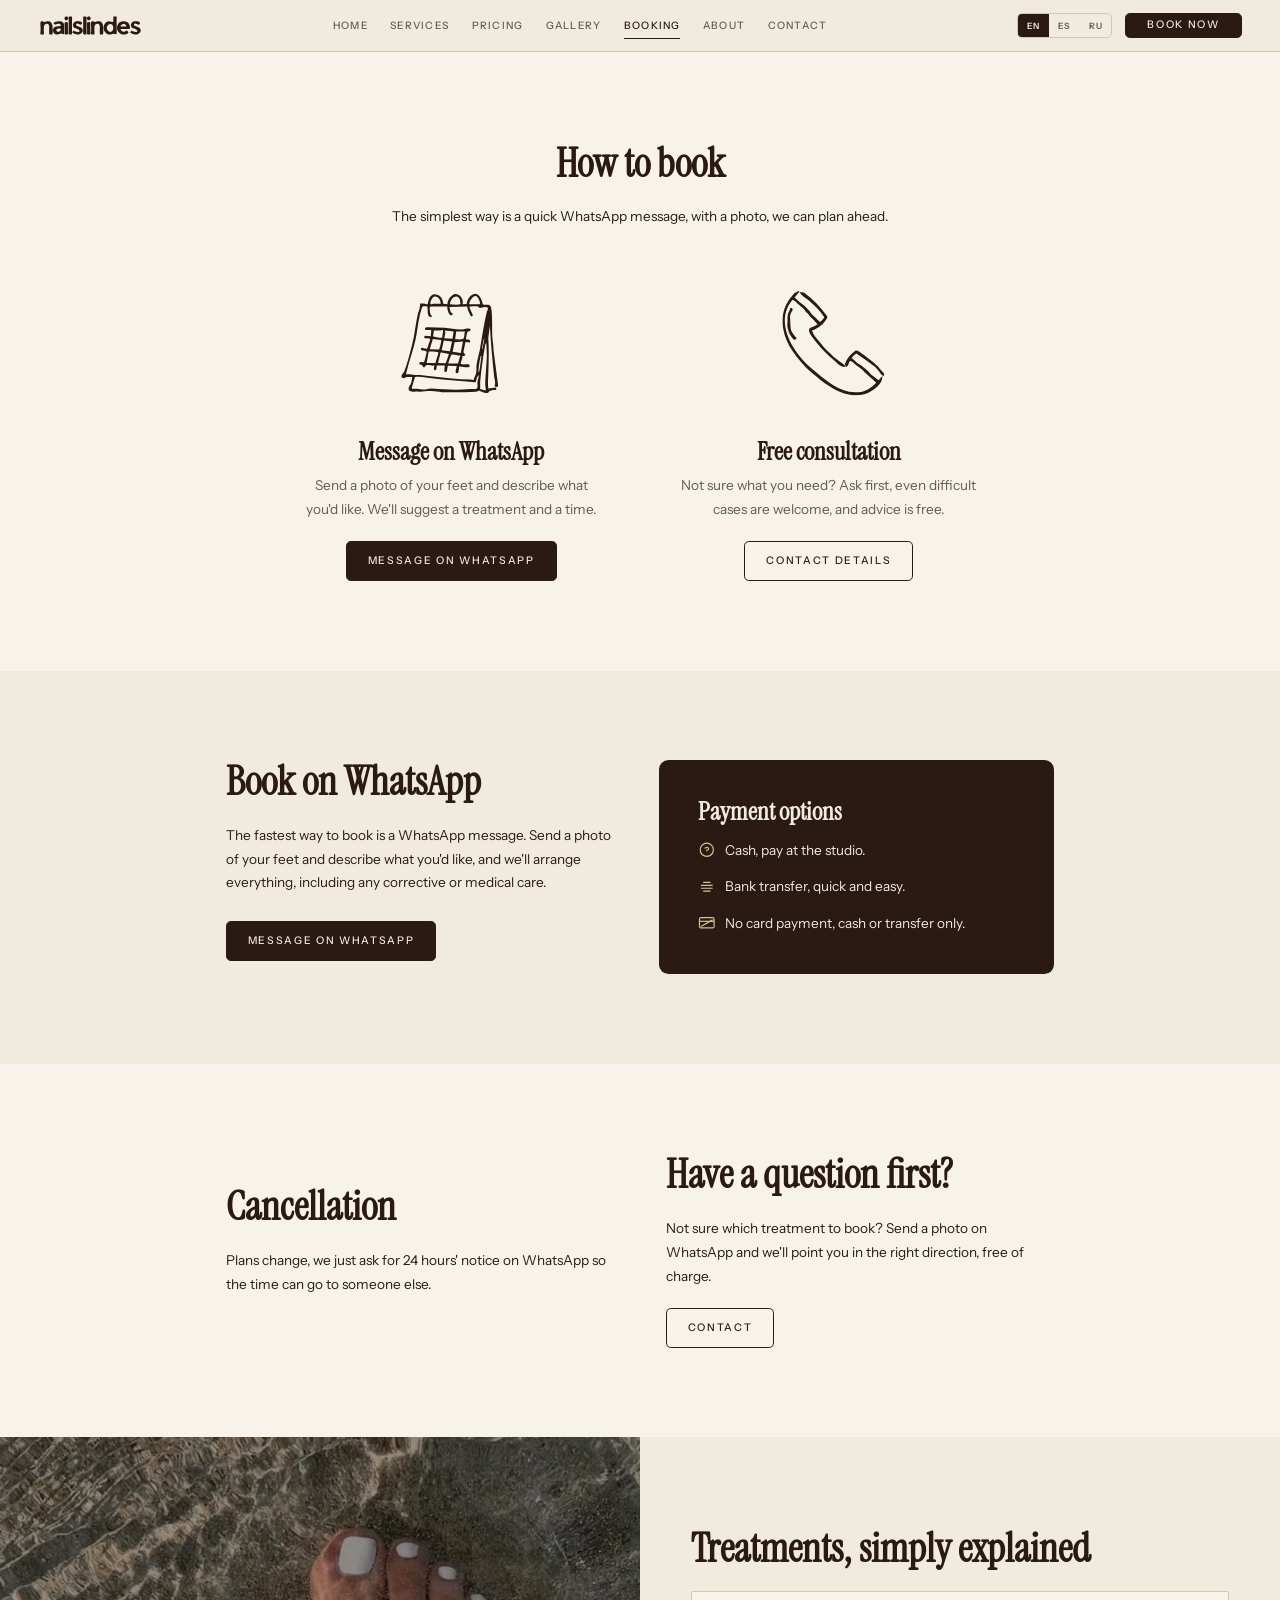
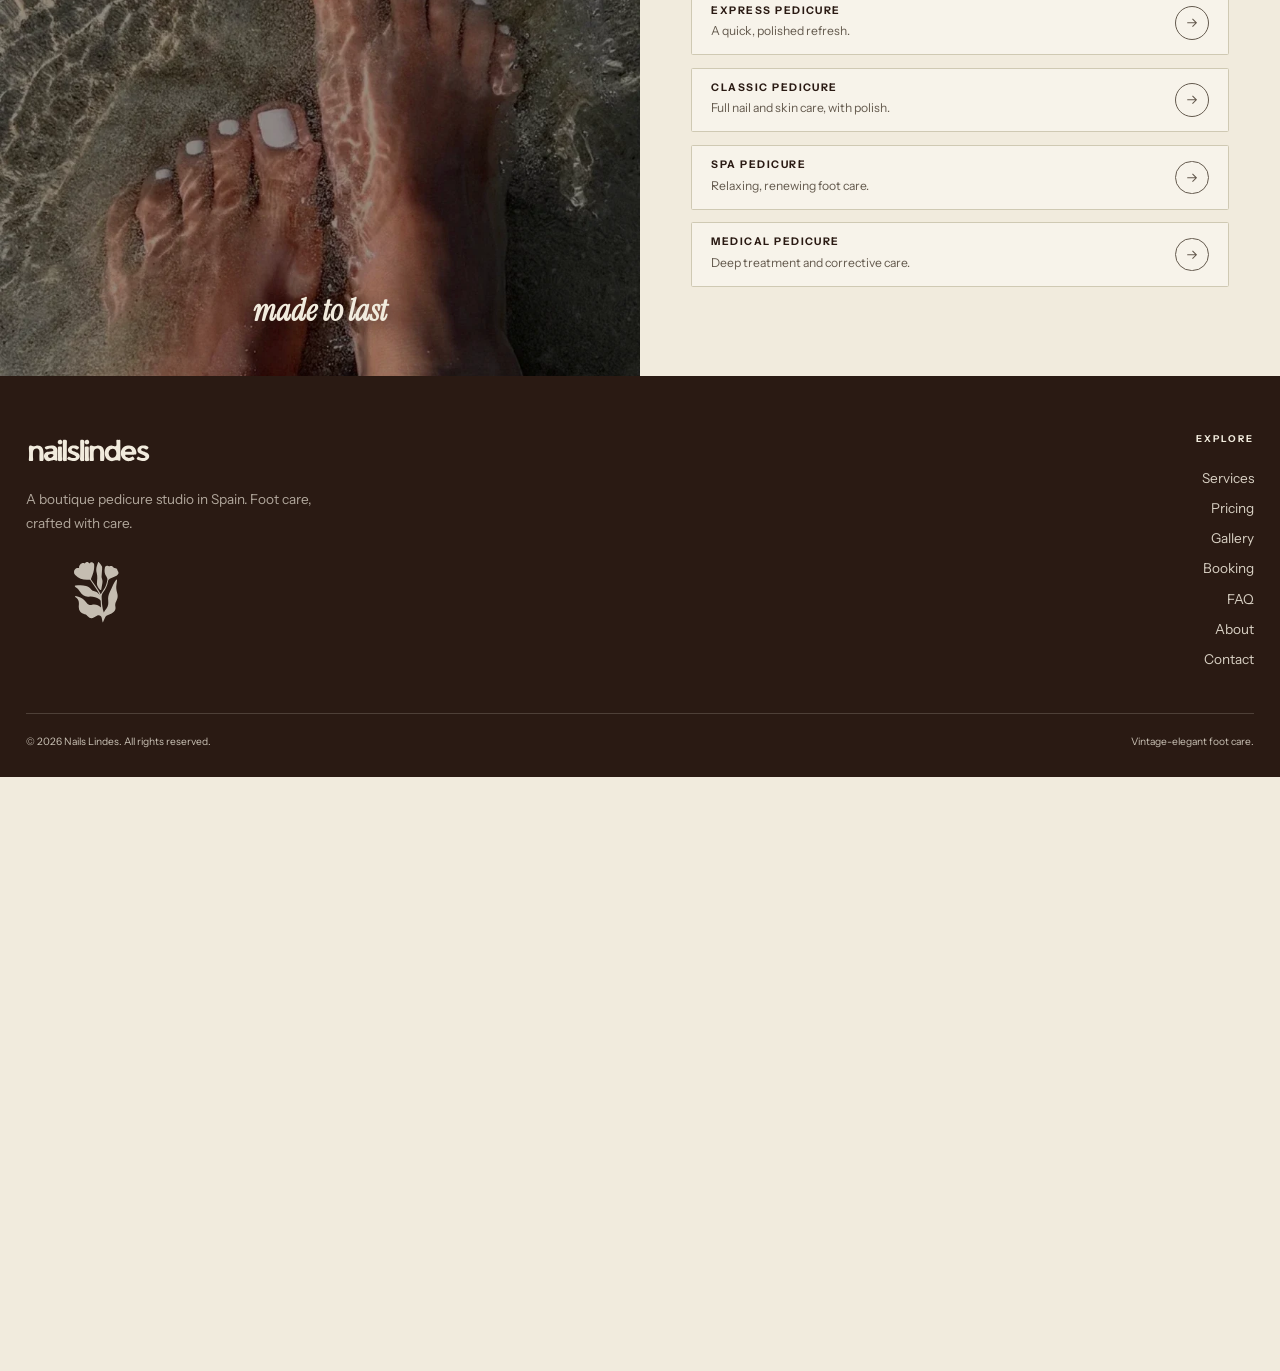
<file: booking.html>
<!DOCTYPE html>
<html lang="en">
<head>
  <meta charset="utf-8">
  <meta name="viewport" content="width=device-width, initial-scale=1">
  <title>Booking, Nails Lindes</title>
  <meta name="description" content="Book your pedicure at Nails Lindes on WhatsApp, send a photo of your feet for a free consultation and a time. Pay by cash or bank transfer.">
  <link rel="preconnect" href="https://fonts.googleapis.com">
  <link rel="preconnect" href="https://fonts.gstatic.com" crossorigin>
  <link href="https://fonts.googleapis.com/css2?family=Instrument+Sans:ital,wght@0,400;0,500;0,600;0,700;1,400&family=Instrument+Serif:ital@0;1&display=swap" rel="stylesheet">
  <link rel="stylesheet" href="assets/css/styles.css?v=65">
  <link rel="icon" href="assets/logos/mark.svg" type="image/svg+xml">
</head>
<body>
  <header class="site-header">
    <div class="container site-header__bar">
      <a class="brand" href="index.html" aria-label="Nails Lindes, home">
        <img class="brand__wordmark brand__wordmark--dark" src="assets/logos/wordmark.svg" alt="Nails Lindes" width="150" height="32">
        <img class="brand__wordmark brand__wordmark--light" src="assets/logos/wordmark-light.svg" alt="" width="150" height="32" aria-hidden="true">
      </a>
      <nav class="nav" id="nav" aria-label="Primary">
        <a class="nav__link" href="index.html" data-i18n="nav.home">Home</a>
        <a class="nav__link" href="services.html" data-i18n="nav.services">Services</a>
        <a class="nav__link" href="pricing.html" data-i18n="nav.pricing">Pricing</a>
        <a class="nav__link" href="gallery.html" data-i18n="nav.gallery">Gallery</a>
        <a class="nav__link" href="booking.html" aria-current="page" data-i18n="nav.booking">Booking</a>
        <a class="nav__link" href="about.html" data-i18n="nav.about">About</a>
        <a class="nav__link" href="contact.html" data-i18n="nav.contact">Contact</a>
      </nav>
      <div class="header-actions">
        <div class="lang" role="group" aria-label="Language">
          <button class="lang__btn" data-lang="en" type="button">EN</button>
          <button class="lang__btn" data-lang="es" type="button">ES</button>
          <button class="lang__btn" data-lang="ru" type="button">RU</button>
        </div>
        <a class="btn" href="booking.html" data-i18n="cta.book">Book now</a>
        <button class="burger" aria-label="Menu" aria-expanded="false" aria-controls="nav"><span></span><span></span><span></span></button>
      </div>
    </div>
  </header>

  <main id="main">
    <!-- Two ways to book -->
    <section class="section section--surface">
      <div class="container">
        <div class="section-head section-head--center">
          <h2 data-i18n="booking.waysTitle">How to book</h2>
          <p data-i18n="booking.waysSub">The simplest way is a quick WhatsApp message, with a photo, we can plan ahead.</p>
        </div>
        <div class="ways">
          <div class="way reveal">
            <span class="way__icon"><img src="assets/graphics/way-book.svg?v=65" alt="" width="120" height="120" loading="lazy"></span>
            <h3 class="way__title" data-i18n="booking.way1Title">Message on WhatsApp</h3>
            <p class="way__text" data-i18n="booking.way1Body">Send a photo of your feet and describe what you'd like. We'll suggest a treatment and a time.</p>
            <a class="btn" data-book href="#" data-i18n="booking.way1Cta">Message on WhatsApp</a>
          </div>
          <div class="way reveal">
            <span class="way__icon"><img src="assets/graphics/way-contact.svg?v=65" alt="" width="120" height="120" loading="lazy"></span>
            <h3 class="way__title" data-i18n="booking.way2Title">Free consultation</h3>
            <p class="way__text" data-i18n="booking.way2Body">Not sure what you need? Ask first, even difficult cases are welcome, and advice is free.</p>
            <a class="btn btn--ghost" href="contact.html" data-i18n="booking.way2Cta">Contact details</a>
          </div>
        </div>
      </div>
    </section>


    <!-- WhatsApp panel + payment -->
    <section class="section">
      <div class="container">
        <div class="info-grid">
          <div class="reveal">
            <h2 data-i18n="booking.panelTitle">Book on WhatsApp</h2>
            <p data-i18n="booking.panelBody">The fastest way to book is a WhatsApp message. Send a photo of your feet and describe what you'd like, and we'll arrange everything, including any corrective or medical care.</p>
            <a class="btn" data-book href="#" style="margin-top:.5rem" data-i18n="cta.whatsapp">Message on WhatsApp</a>
          </div>
          <div class="reveal">
            <div class="price-highlight" style="text-align:left">
              <h3 style="margin-bottom:1rem" data-i18n="booking.payTitle">Payment options</h3>
              <ul style="display:grid;gap:1rem">
                <li style="display:flex;gap:.8rem;align-items:flex-start">
                  <svg width="22" height="22" viewBox="0 0 24 24" fill="none" stroke="#D8C094" stroke-width="1.6" style="flex:none;margin-top:3px"><circle cx="12" cy="12" r="9"/><path d="M9.5 10.5a2.5 2 0 0 1 5 0c0 1.2-1 1.6-2.5 1.8V14"/></svg>
                  <span data-i18n="booking.pay1">Cash, pay at the studio.</span>
                </li>
                <li style="display:flex;gap:.8rem;align-items:flex-start">
                  <svg width="22" height="22" viewBox="0 0 24 24" fill="none" stroke="#D8C094" stroke-width="1.6" style="flex:none;margin-top:3px"><path d="M4 10h16M4 14h16M7 6l10 0M7 18l10 0"/></svg>
                  <span data-i18n="booking.pay2">Bank transfer, quick and easy.</span>
                </li>
                <li style="display:flex;gap:.8rem;align-items:flex-start">
                  <svg width="22" height="22" viewBox="0 0 24 24" fill="none" stroke="#D8C094" stroke-width="1.6" style="flex:none;margin-top:3px"><rect x="2" y="5" width="20" height="14" rx="2"/><path d="M2 10h20"/><path d="M4 17l16-9"/></svg>
                  <span data-i18n="booking.pay3">No card payment, cash or transfer only.</span>
                </li>
              </ul>
            </div>
          </div>
        </div>
      </div>
    </section>

    <!-- Cancellation + question -->
    <section class="section section--surface">
      <div class="container">
        <div class="split">
          <div class="reveal">
            <h2 data-i18n="booking.policyTitle">Cancellation</h2>
            <p data-i18n="booking.policyBody">Plans change, we just ask for 24 hours' notice so the time can go to someone else.</p>
          </div>
          <div class="reveal">
            <h2 data-i18n="booking.questionTitle">Have a question first?</h2>
            <p data-i18n="booking.questionBody">Not sure which treatment to book? Send a message and we'll point you in the right direction.</p>
            <a class="btn btn--ghost" href="contact.html" data-i18n="cta.contact">Contact</a>
          </div>
        </div>
      </div>
    </section>

    <!-- Treatments (full-bleed split, image left / text right) -->
    <section class="fullsplit">
      <div class="fullsplit__media reveal">
        <img src="assets/img/treat-jalat3.webp?v=65" alt="Pedicure result at Nails Lindes" loading="lazy" width="900" height="1200">
        <span class="fullsplit__script">made to last</span>
      </div>
      <div class="fullsplit__body reveal">
        <h2 data-i18n="home.doTitle">Treatments, simply explained</h2>
        <ul class="linklist">
          <li><a class="linklist__item" href="services.html">
            <span><h4 data-i18n="home.do1Title">Express pedicure</h4><p data-i18n="home.do1Body">A quick, polished refresh.</p></span>
            <svg class="linklist__chev" viewBox="0 0 24 24" fill="none" stroke="currentColor" stroke-width="1.6"><path d="M5 12h14M13 6l6 6-6 6"/></svg>
          </a></li>
          <li><a class="linklist__item" href="services.html">
            <span><h4 data-i18n="home.do2Title">Classic pedicure</h4><p data-i18n="home.do2Body">Full nail and skin care, with polish.</p></span>
            <svg class="linklist__chev" viewBox="0 0 24 24" fill="none" stroke="currentColor" stroke-width="1.6"><path d="M5 12h14M13 6l6 6-6 6"/></svg>
          </a></li>
          <li><a class="linklist__item" href="services.html">
            <span><h4 data-i18n="home.do3Title">Spa pedicure</h4><p data-i18n="home.do3Body">Relaxing, renewing foot care.</p></span>
            <svg class="linklist__chev" viewBox="0 0 24 24" fill="none" stroke="currentColor" stroke-width="1.6"><path d="M5 12h14M13 6l6 6-6 6"/></svg>
          </a></li>
          <li><a class="linklist__item" href="services.html">
            <span><h4 data-i18n="home.do4Title">Medical pedicure</h4><p data-i18n="home.do4Body">Deep treatment and corrective care.</p></span>
            <svg class="linklist__chev" viewBox="0 0 24 24" fill="none" stroke="currentColor" stroke-width="1.6"><path d="M5 12h14M13 6l6 6-6 6"/></svg>
          </a></li>
        </ul>
      </div>
    </section>
  </main>

  <footer class="site-footer">
    <div class="container">
      <div class="footer-grid">
        <div class="footer-col">
          <a class="brand" href="index.html" aria-label="Nails Lindes, home">
            <img class="footer-logo" src="assets/logos/wordmark-light.svg" alt="Nails Lindes" width="170" height="36">
          </a>
          <p class="muted" style="margin-top:1rem;max-width:34ch" data-i18n="footer.tagline">A boutique pedicure studio in Spain.</p>
          <img class="footer-illus" src="assets/graphics/footer-illus.svg" alt="" width="120" height="90" style="margin-top:1.6rem">
        </div>
        <div class="footer-col">
          <h4 data-i18n="footer.explore">Explore</h4>
          <ul>
            <li><a href="services.html" data-i18n="nav.services">Services</a></li>
            <li><a href="pricing.html" data-i18n="nav.pricing">Pricing</a></li>
            <li><a href="gallery.html" data-i18n="nav.gallery">Gallery</a></li>
            <li><a href="booking.html" data-i18n="nav.booking">Booking</a></li>
            <li><a href="faq.html" data-i18n="nav.faq">FAQ</a></li>
            <li><a href="about.html" data-i18n="nav.about">About</a></li>
            <li><a href="contact.html" data-i18n="nav.contact">Contact</a></li>
          </ul>
        </div>
      </div>
      <div class="footer-bottom">
        <span>© <span data-year>2026</span> Nails Lindes. <span data-i18n="footer.rights">All rights reserved.</span></span>
        <span data-i18n="footer.built">Vintage-elegant foot care.</span>
      </div>
    </div>
  </footer>

  <script src="assets/js/config.js?v=65"></script>
  <script src="assets/js/i18n.js?v=65"></script>
  <script src="assets/js/main.js?v=65"></script>
</body>
</html>
</file>
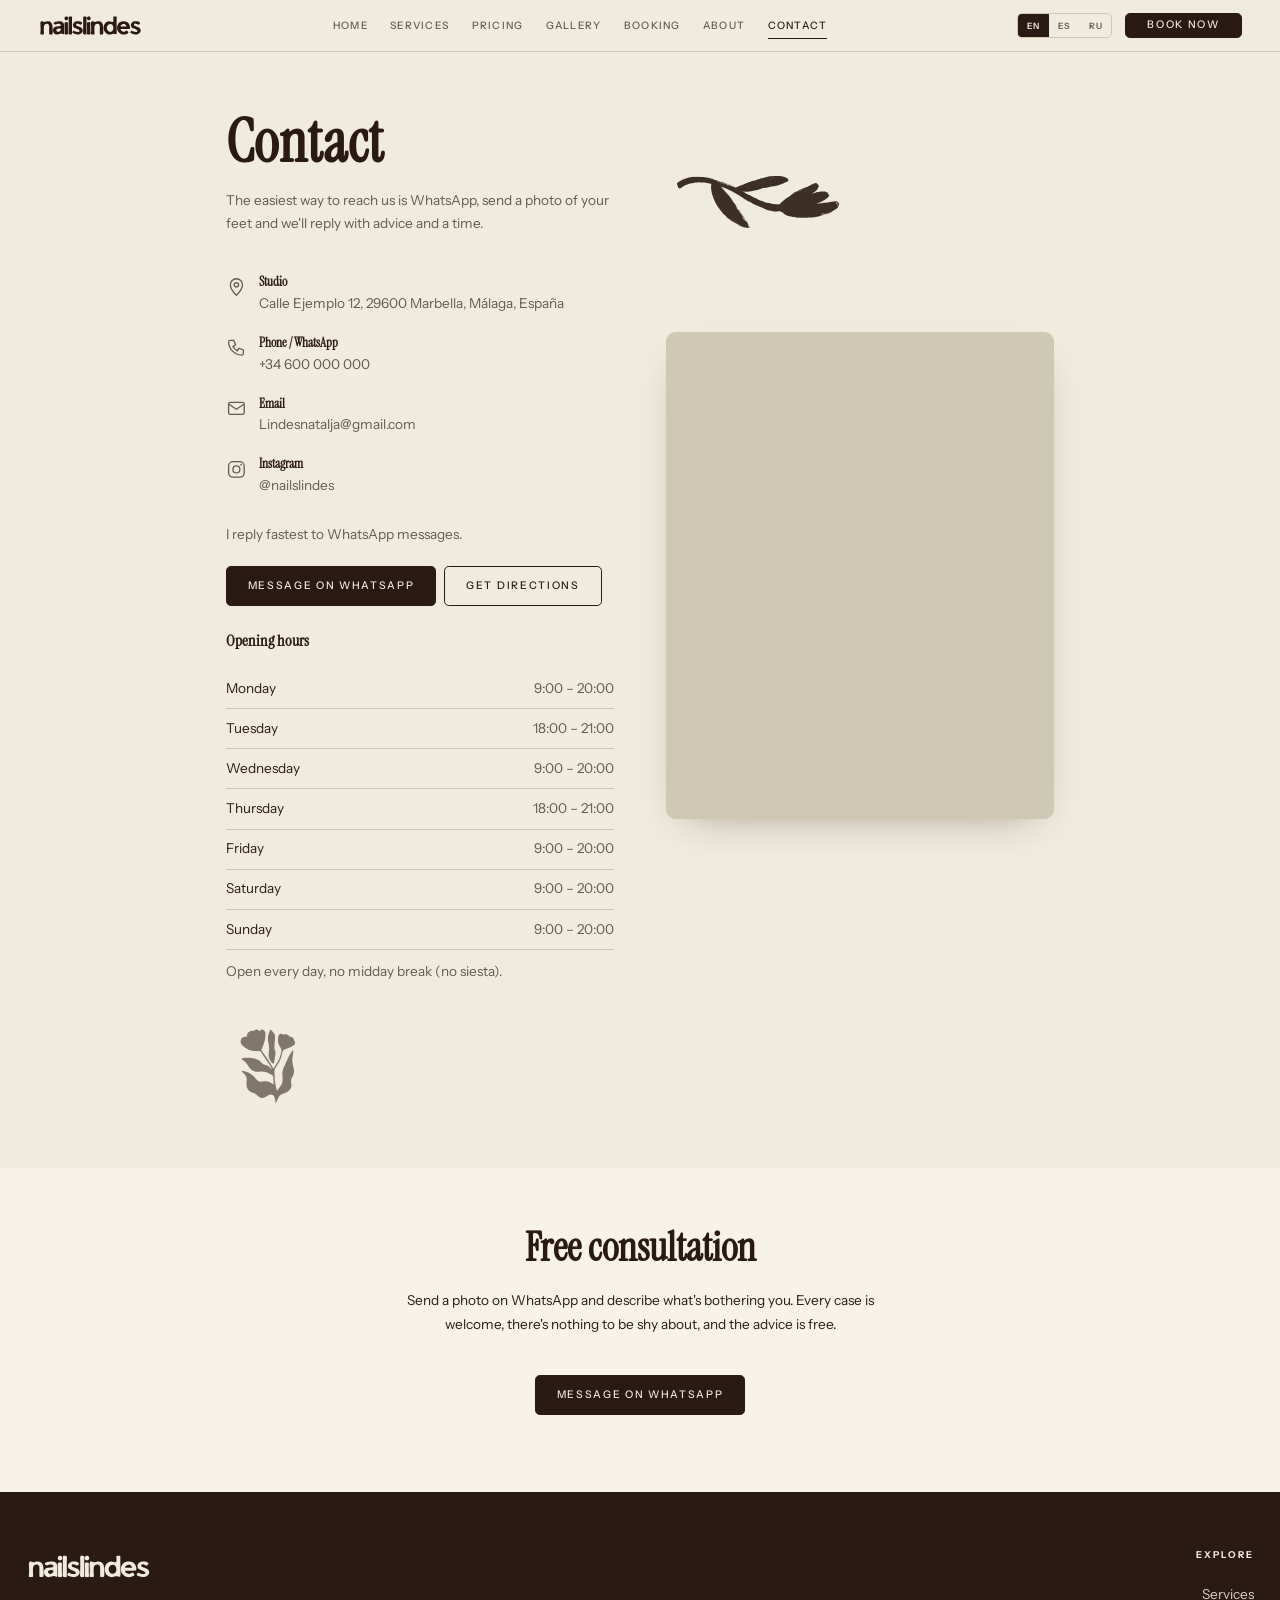
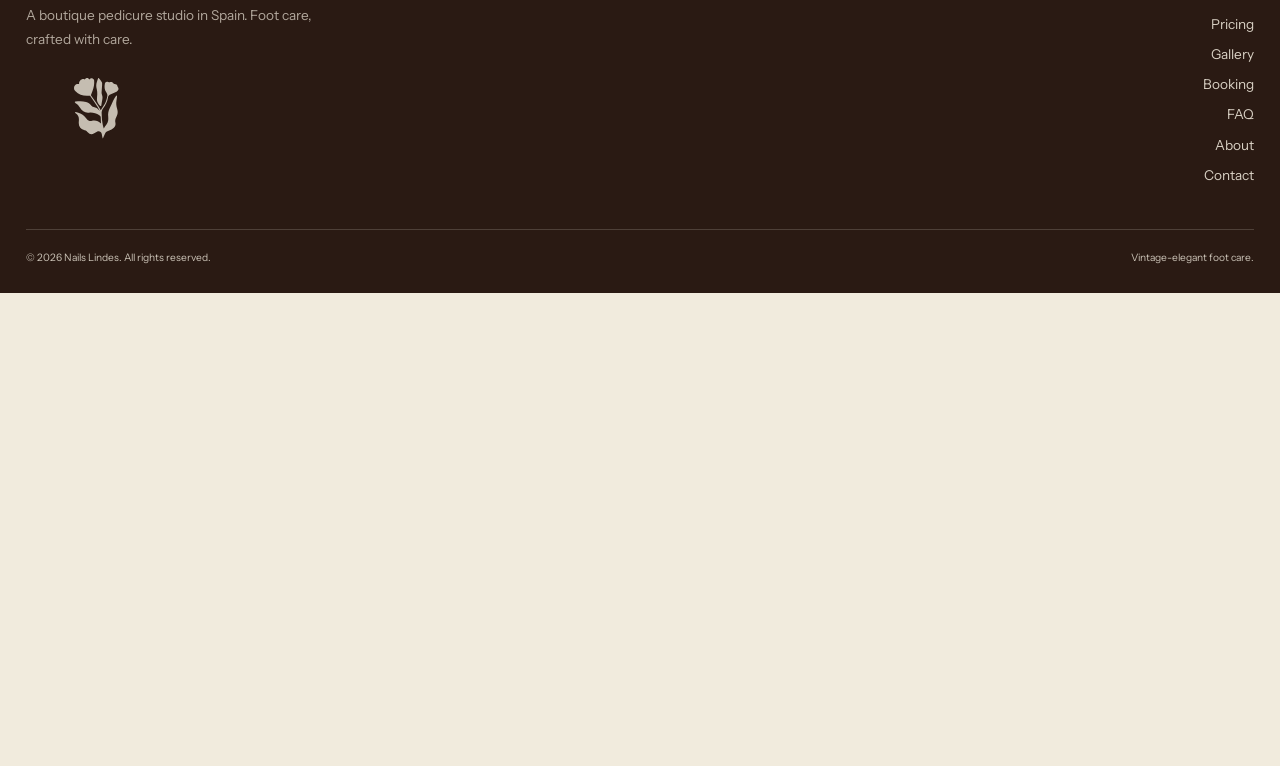
<file: contact.html>
<!DOCTYPE html>
<html lang="en">
<head>
  <meta charset="utf-8">
  <meta name="viewport" content="width=device-width, initial-scale=1">
  <title>Contact, Nails Lindes</title>
  <meta name="description" content="Contact Nails Lindes, message on WhatsApp for a free pedicure consultation. Studio address, opening hours, email and Instagram.">
  <link rel="preconnect" href="https://fonts.googleapis.com">
  <link rel="preconnect" href="https://fonts.gstatic.com" crossorigin>
  <link href="https://fonts.googleapis.com/css2?family=Instrument+Sans:ital,wght@0,400;0,500;0,600;0,700;1,400&family=Instrument+Serif:ital@0;1&display=swap" rel="stylesheet">
  <link rel="stylesheet" href="assets/css/styles.css?v=65">
  <link rel="icon" href="assets/logos/mark.svg" type="image/svg+xml">
</head>
<body>
  <header class="site-header">
    <div class="container site-header__bar">
      <a class="brand" href="index.html" aria-label="Nails Lindes, home">
        <img class="brand__wordmark brand__wordmark--dark" src="assets/logos/wordmark.svg" alt="Nails Lindes" width="150" height="32">
        <img class="brand__wordmark brand__wordmark--light" src="assets/logos/wordmark-light.svg" alt="" width="150" height="32" aria-hidden="true">
      </a>
      <nav class="nav" id="nav" aria-label="Primary">
        <a class="nav__link" href="index.html" data-i18n="nav.home">Home</a>
        <a class="nav__link" href="services.html" data-i18n="nav.services">Services</a>
        <a class="nav__link" href="pricing.html" data-i18n="nav.pricing">Pricing</a>
        <a class="nav__link" href="gallery.html" data-i18n="nav.gallery">Gallery</a>
        <a class="nav__link" href="booking.html" data-i18n="nav.booking">Booking</a>
        <a class="nav__link" href="about.html" data-i18n="nav.about">About</a>
        <a class="nav__link" href="contact.html" aria-current="page" data-i18n="nav.contact">Contact</a>
      </nav>
      <div class="header-actions">
        <div class="lang" role="group" aria-label="Language">
          <button class="lang__btn" data-lang="en" type="button">EN</button>
          <button class="lang__btn" data-lang="es" type="button">ES</button>
          <button class="lang__btn" data-lang="ru" type="button">RU</button>
        </div>
        <a class="btn" href="booking.html" data-i18n="cta.book">Book now</a>
        <button class="burger" aria-label="Menu" aria-expanded="false" aria-controls="nav"><span></span><span></span><span></span></button>
      </div>
    </div>
  </header>

  <main id="main">
    <!-- Contact: full-bleed split, details left, map full height right -->
    <section class="contact-split">
      <div class="contact-split__body reveal">
        <h1 data-i18n="contact.heroTitle">Contact</h1>
        <p class="contact-split__sub" data-i18n="contact.heroSub">The easiest way to reach us is WhatsApp, send a photo of your feet and we'll reply with advice and a time.</p>

        <div class="info-list">
          <div class="info-item">
            <svg class="info-item__icon" viewBox="0 0 24 24" fill="none" stroke="currentColor" stroke-width="1.5"><path d="M12 21s7-6.5 7-12a7 7 0 1 0-14 0c0 5.5 7 12 7 12Z"/><circle cx="12" cy="9" r="2.5"/></svg>
            <div><h4 data-i18n="contact.addressTitle">Studio</h4><p data-config="address">Calle Ejemplo 12, Marbella, España</p></div>
          </div>
          <div class="info-item">
            <svg class="info-item__icon" viewBox="0 0 24 24" fill="none" stroke="currentColor" stroke-width="1.5"><path d="M5 4h4l2 5-3 2a12 12 0 0 0 5 5l2-3 5 2v4a2 2 0 0 1-2 2A16 16 0 0 1 3 6a2 2 0 0 1 2-2Z"/></svg>
            <div><h4 data-i18n="contact.phoneTitle">Phone / WhatsApp</h4><p><a data-config="phone" href="#">+34 600 000 000</a></p></div>
          </div>
          <div class="info-item">
            <svg class="info-item__icon" viewBox="0 0 24 24" fill="none" stroke="currentColor" stroke-width="1.5"><rect x="3" y="5" width="18" height="14" rx="2"/><path d="M3 7l9 6 9-6"/></svg>
            <div><h4 data-i18n="contact.emailTitle">Email</h4><p><a data-config="email" href="#">Lindesnatalja@gmail.com</a></p></div>
          </div>
          <div class="info-item">
            <svg class="info-item__icon" viewBox="0 0 24 24" fill="none" stroke="currentColor" stroke-width="1.5"><rect x="3" y="3" width="18" height="18" rx="5"/><circle cx="12" cy="12" r="4"/><circle cx="17.5" cy="6.5" r="1" fill="currentColor" stroke="none"/></svg>
            <div><h4 data-i18n="contact.socialTitle">Instagram</h4><p><a data-config="instagram" href="#" target="_blank" rel="noopener">@nailslindes</a></p></div>
          </div>
        </div>

        <p class="muted" style="margin-top:1.2rem" data-i18n="contact.whatsappNote">I reply fastest to WhatsApp messages.</p>
        <p style="margin-top:1rem;display:flex;gap:.6rem;flex-wrap:wrap">
          <a class="btn" data-book href="#" data-i18n="cta.whatsapp">Message on WhatsApp</a>
          <a class="btn btn--ghost" href="https://maps.google.com" target="_blank" rel="noopener" data-i18n="cta.getDirections">Get directions</a>
        </p>

        <h4 style="margin-top:2rem" data-i18n="contact.hoursTitle">Opening hours</h4>
        <table class="hours">
          <tr><td data-i18n="contact.day1">Monday</td><td>9:00 – 20:00</td></tr>
          <tr><td data-i18n="contact.day2">Tuesday</td><td>18:00 – 21:00</td></tr>
          <tr><td data-i18n="contact.day3">Wednesday</td><td>9:00 – 20:00</td></tr>
          <tr><td data-i18n="contact.day4">Thursday</td><td>18:00 – 21:00</td></tr>
          <tr><td data-i18n="contact.day5">Friday</td><td>9:00 – 20:00</td></tr>
          <tr><td data-i18n="contact.day6">Saturday</td><td>9:00 – 20:00</td></tr>
          <tr><td data-i18n="contact.day7">Sunday</td><td>9:00 – 20:00</td></tr>
        </table>
        <p class="muted" style="margin-top:.8rem" data-i18n="contact.hoursNote">Open every day, no midday break (no siesta).</p>

        <img class="contact-floral" src="assets/graphics/floral.svg" alt="" width="120" height="90">
      </div>
      <div class="contact-split__aside reveal">
        <img class="contact-deco" src="assets/graphics/g5.svg?v=65" alt="" width="240" height="170" loading="lazy">
        <div class="contact-split__media">
          <iframe data-map title="Map to Nails Lindes" loading="lazy" referrerpolicy="no-referrer-when-downgrade" src="https://www.google.com/maps?q=Marbella,Spain&output=embed"></iframe>
        </div>
      </div>
    </section>

    <!-- Free consultation -->
    <section class="section section--tight section--surface">
      <div class="container container--narrow" style="text-align:center">
        <div class="section-head section-head--center">
          <h2 data-i18n="contact.consultTitle">Free consultation</h2>
          <p data-i18n="contact.consultBody">Send a photo on WhatsApp and describe what's bothering you. Every case is welcome, there's nothing to be shy about, and the advice is free.</p>
        </div>
        <p style="margin-top:1.4rem">
          <a class="btn" data-book href="#" data-i18n="cta.whatsapp">Message on WhatsApp</a>
        </p>
      </div>
    </section>
  </main>

  <footer class="site-footer">
    <div class="container">
      <div class="footer-grid">
        <div class="footer-col">
          <a class="brand" href="index.html" aria-label="Nails Lindes, home">
            <img class="footer-logo" src="assets/logos/wordmark-light.svg" alt="Nails Lindes" width="170" height="36">
          </a>
          <p class="muted" style="margin-top:1rem;max-width:34ch" data-i18n="footer.tagline">A boutique pedicure studio in Spain.</p>
          <img class="footer-illus" src="assets/graphics/footer-illus.svg" alt="" width="120" height="90" style="margin-top:1.6rem">
        </div>
        <div class="footer-col">
          <h4 data-i18n="footer.explore">Explore</h4>
          <ul>
            <li><a href="services.html" data-i18n="nav.services">Services</a></li>
            <li><a href="pricing.html" data-i18n="nav.pricing">Pricing</a></li>
            <li><a href="gallery.html" data-i18n="nav.gallery">Gallery</a></li>
            <li><a href="booking.html" data-i18n="nav.booking">Booking</a></li>
            <li><a href="faq.html" data-i18n="nav.faq">FAQ</a></li>
            <li><a href="about.html" data-i18n="nav.about">About</a></li>
            <li><a href="contact.html" data-i18n="nav.contact">Contact</a></li>
          </ul>
        </div>
      </div>
      <div class="footer-bottom">
        <span>© <span data-year>2026</span> Nails Lindes. <span data-i18n="footer.rights">All rights reserved.</span></span>
        <span data-i18n="footer.built">Vintage-elegant foot care.</span>
      </div>
    </div>
  </footer>

  <script src="assets/js/config.js?v=65"></script>
  <script src="assets/js/i18n.js?v=65"></script>
  <script src="assets/js/main.js?v=65"></script>
</body>
</html>
</file>
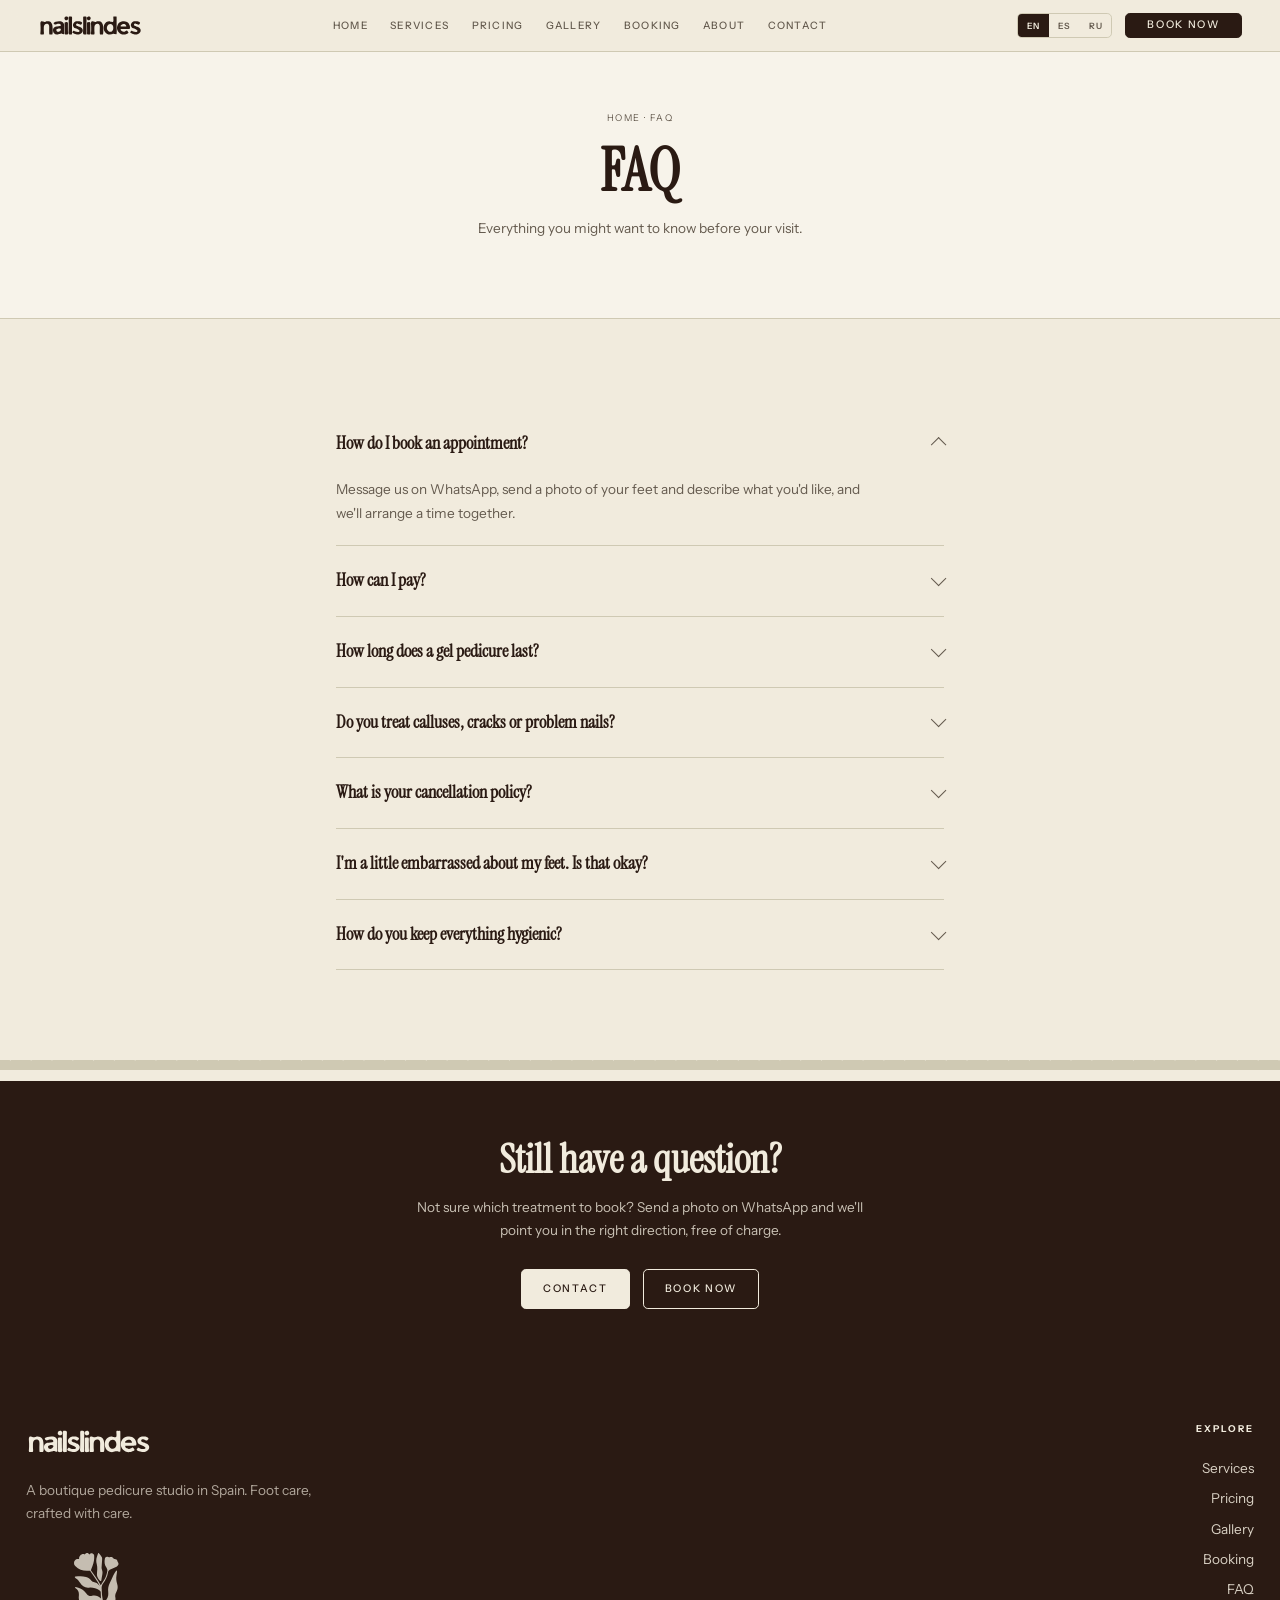
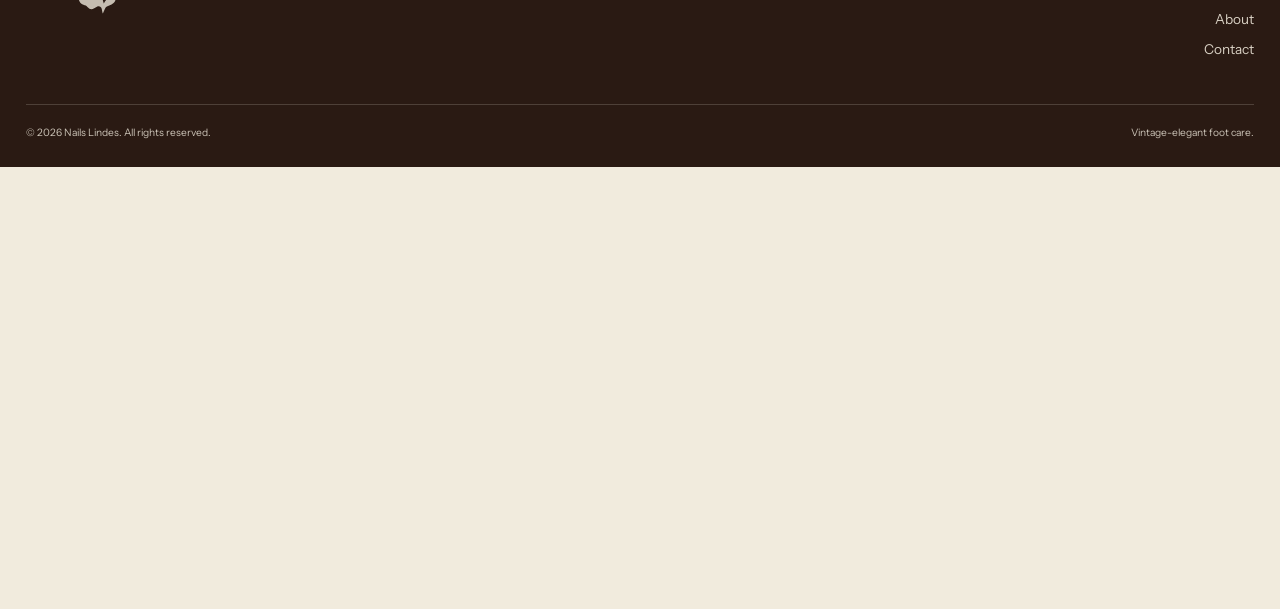
<file: faq.html>
<!DOCTYPE html>
<html lang="en">
<head>
  <meta charset="utf-8">
  <meta name="viewport" content="width=device-width, initial-scale=1">
  <title>FAQ, Nails Lindes</title>
  <meta name="description" content="Frequently asked questions about booking on WhatsApp, payment, hygiene and pedicure care at Nails Lindes.">
  <link rel="preconnect" href="https://fonts.googleapis.com">
  <link rel="preconnect" href="https://fonts.gstatic.com" crossorigin>
  <link href="https://fonts.googleapis.com/css2?family=Instrument+Sans:ital,wght@0,400;0,500;0,600;0,700;1,400&family=Instrument+Serif:ital@0;1&display=swap" rel="stylesheet">
  <link rel="stylesheet" href="assets/css/styles.css?v=65">
  <link rel="icon" href="assets/logos/mark.svg" type="image/svg+xml">
</head>
<body>
  <header class="site-header">
    <div class="container site-header__bar">
      <a class="brand" href="index.html" aria-label="Nails Lindes, home">
        <img class="brand__wordmark brand__wordmark--dark" src="assets/logos/wordmark.svg" alt="Nails Lindes" width="150" height="32">
        <img class="brand__wordmark brand__wordmark--light" src="assets/logos/wordmark-light.svg" alt="" width="150" height="32" aria-hidden="true">
      </a>
      <nav class="nav" id="nav" aria-label="Primary">
        <a class="nav__link" href="index.html" data-i18n="nav.home">Home</a>
        <a class="nav__link" href="services.html" data-i18n="nav.services">Services</a>
        <a class="nav__link" href="pricing.html" data-i18n="nav.pricing">Pricing</a>
        <a class="nav__link" href="gallery.html" data-i18n="nav.gallery">Gallery</a>
        <a class="nav__link" href="booking.html" data-i18n="nav.booking">Booking</a>
        <a class="nav__link" href="about.html" data-i18n="nav.about">About</a>
        <a class="nav__link" href="contact.html" data-i18n="nav.contact">Contact</a>
      </nav>
      <div class="header-actions">
        <div class="lang" role="group" aria-label="Language">
          <button class="lang__btn" data-lang="en" type="button">EN</button>
          <button class="lang__btn" data-lang="es" type="button">ES</button>
          <button class="lang__btn" data-lang="ru" type="button">RU</button>
        </div>
        <a class="btn" href="booking.html" data-i18n="cta.book">Book now</a>
        <button class="burger" aria-label="Menu" aria-expanded="false" aria-controls="nav"><span></span><span></span><span></span></button>
      </div>
    </div>
  </header>

  <main id="main">
    <section class="page-hero">
      <div class="container">
        <p class="crumbs"><a href="index.html" data-i18n="nav.home">Home</a> · <span data-i18n="nav.faq">FAQ</span></p>
        <h1 data-i18n="faq.heroTitle">FAQ</h1>
        <p data-i18n="faq.heroSub">Everything you might want to know before your visit.</p>
      </div>
    </section>

    <section class="section">
      <div class="container">
        <div class="faq">
          <details class="faq__item" open>
            <summary data-i18n="faq.q1">How do I book an appointment?</summary>
            <div class="faq__answer"><p data-i18n="faq.a1">Online, in a few taps.</p></div>
          </details>
          <details class="faq__item">
            <summary data-i18n="faq.q2">How can I pay?</summary>
            <div class="faq__answer"><p data-i18n="faq.a2">Cash or bank transfer. We don't take card payments.</p></div>
          </details>
          <details class="faq__item">
            <summary data-i18n="faq.q3">How long does a gel pedicure last?</summary>
            <div class="faq__answer"><p data-i18n="faq.a3">Typically 3–4 weeks.</p></div>
          </details>
          <details class="faq__item">
            <summary data-i18n="faq.q4">Do you treat calluses, cracks or problem nails?</summary>
            <div class="faq__answer"><p data-i18n="faq.a4">Yes, corrective, medically oriented pedicure is a specialty.</p></div>
          </details>
          <details class="faq__item">
            <summary data-i18n="faq.q5">What is your cancellation policy?</summary>
            <div class="faq__answer"><p data-i18n="faq.a5">24 hours' notice, please.</p></div>
          </details>
          <details class="faq__item">
            <summary data-i18n="faq.q6">I'm a little embarrassed about my feet. Is that okay?</summary>
            <div class="faq__answer"><p data-i18n="faq.a6">Absolutely, every case is welcome, with no judgement.</p></div>
          </details>
          <details class="faq__item">
            <summary data-i18n="faq.q7">How do you keep everything hygienic?</summary>
            <div class="faq__answer"><p data-i18n="faq.a7">Sterilised tools, single-use files.</p></div>
          </details>
        </div>
      </div>
    </section>

    <div class="divider--scallop" aria-hidden="true"></div>

    <section class="section--tight section section--dark cta-band">
      <div class="container">
        <h2 data-i18n="faq.ctaTitle">Still have a question?</h2>
        <p data-i18n="booking.questionBody">Send a message and we'll point you in the right direction.</p>
        <div class="hero__cta">
          <a class="btn btn--light" href="contact.html" data-i18n="cta.contact">Contact</a>
          <a class="btn btn--ghost" data-book href="#" style="--btn-fg:#F1EBDD;border-color:#F1EBDD" data-i18n="cta.book">Book now</a>
        </div>
      </div>
    </section>
  </main>

  <footer class="site-footer">
    <div class="container">
      <div class="footer-grid">
        <div class="footer-col">
          <a class="brand" href="index.html" aria-label="Nails Lindes, home">
            <img class="footer-logo" src="assets/logos/wordmark-light.svg" alt="Nails Lindes" width="170" height="36">
          </a>
          <p class="muted" style="margin-top:1rem;max-width:34ch" data-i18n="footer.tagline">A boutique pedicure studio in Spain.</p>
          <img class="footer-illus" src="assets/graphics/footer-illus.svg" alt="" width="120" height="90" style="margin-top:1.6rem">
        </div>
        <div class="footer-col">
          <h4 data-i18n="footer.explore">Explore</h4>
          <ul>
            <li><a href="services.html" data-i18n="nav.services">Services</a></li>
            <li><a href="pricing.html" data-i18n="nav.pricing">Pricing</a></li>
            <li><a href="gallery.html" data-i18n="nav.gallery">Gallery</a></li>
            <li><a href="booking.html" data-i18n="nav.booking">Booking</a></li>
            <li><a href="faq.html" data-i18n="nav.faq">FAQ</a></li>
            <li><a href="about.html" data-i18n="nav.about">About</a></li>
            <li><a href="contact.html" data-i18n="nav.contact">Contact</a></li>
          </ul>
        </div>
      </div>
      <div class="footer-bottom">
        <span>© <span data-year>2026</span> Nails Lindes. <span data-i18n="footer.rights">All rights reserved.</span></span>
        <span data-i18n="footer.built">Vintage-elegant foot care.</span>
      </div>
    </div>
  </footer>

  <script src="assets/js/config.js?v=65"></script>
  <script src="assets/js/i18n.js?v=65"></script>
  <script src="assets/js/main.js?v=65"></script>
</body>
</html>
</file>
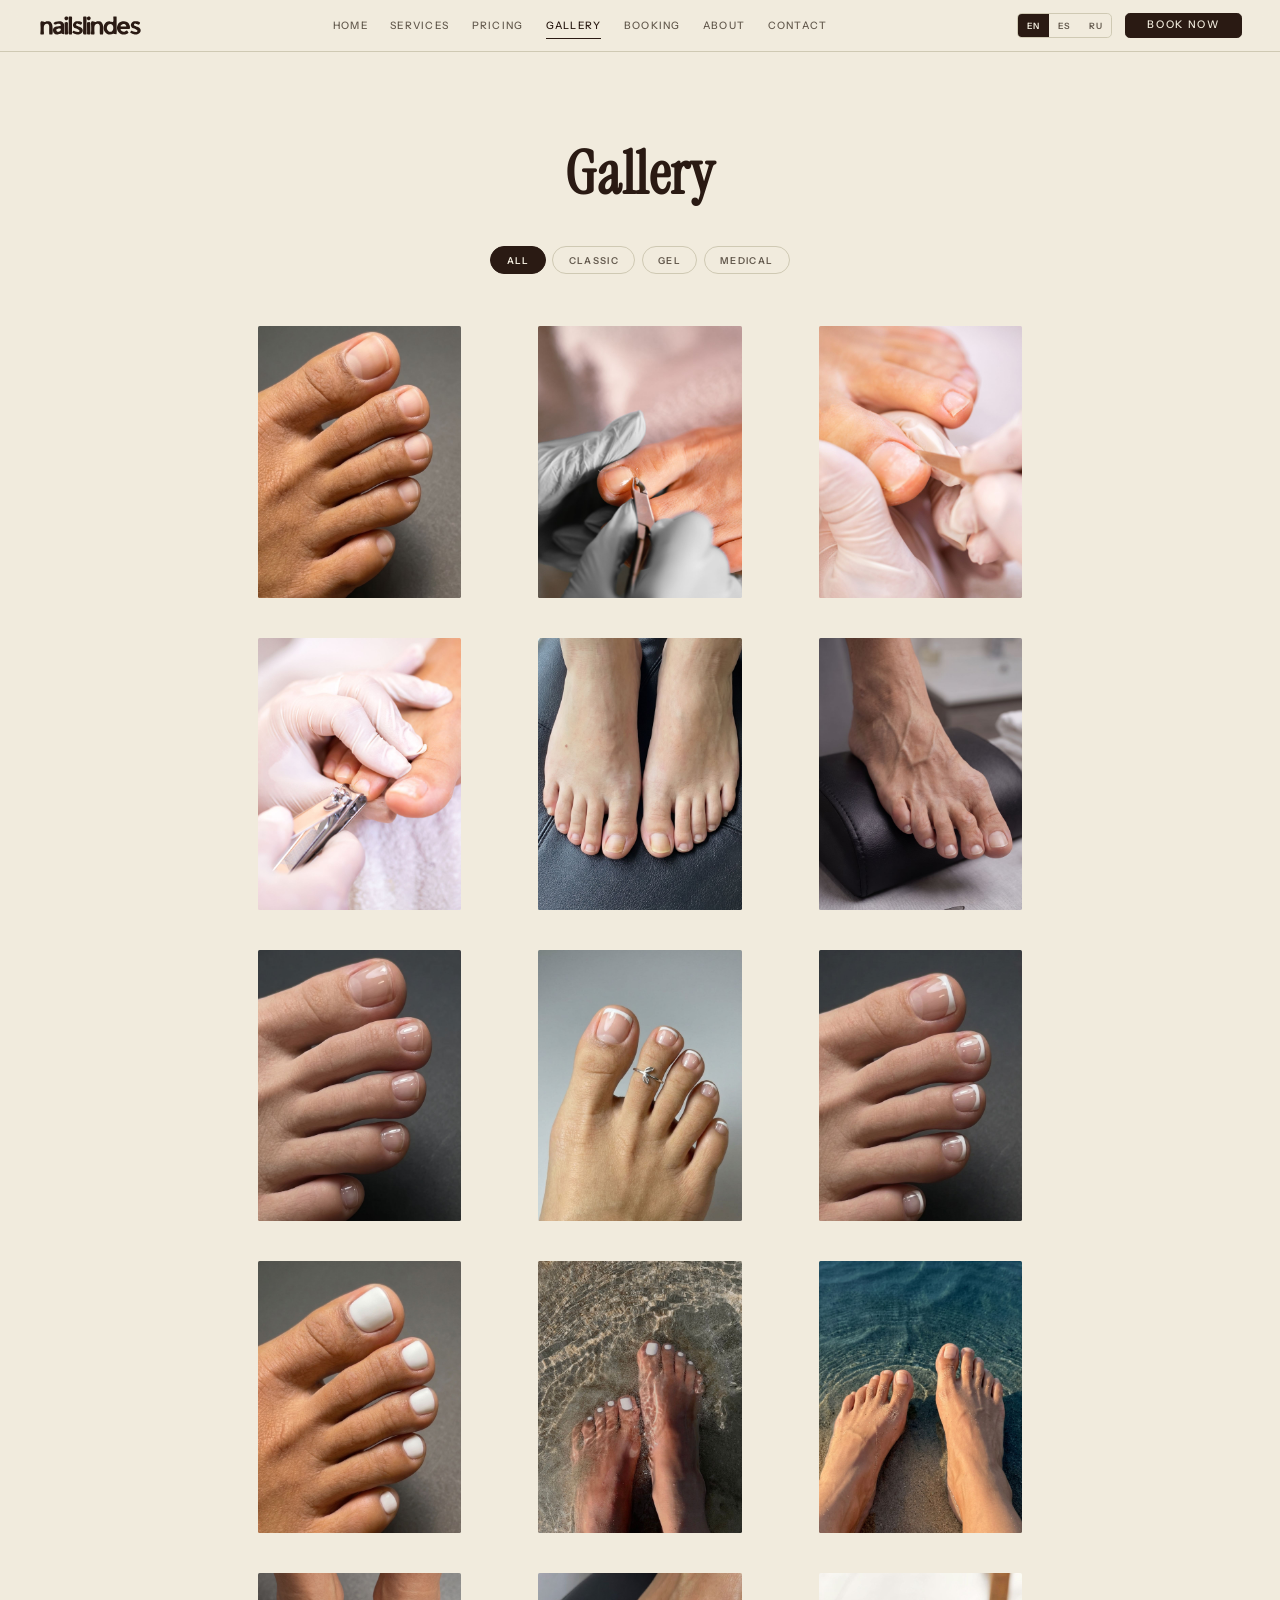
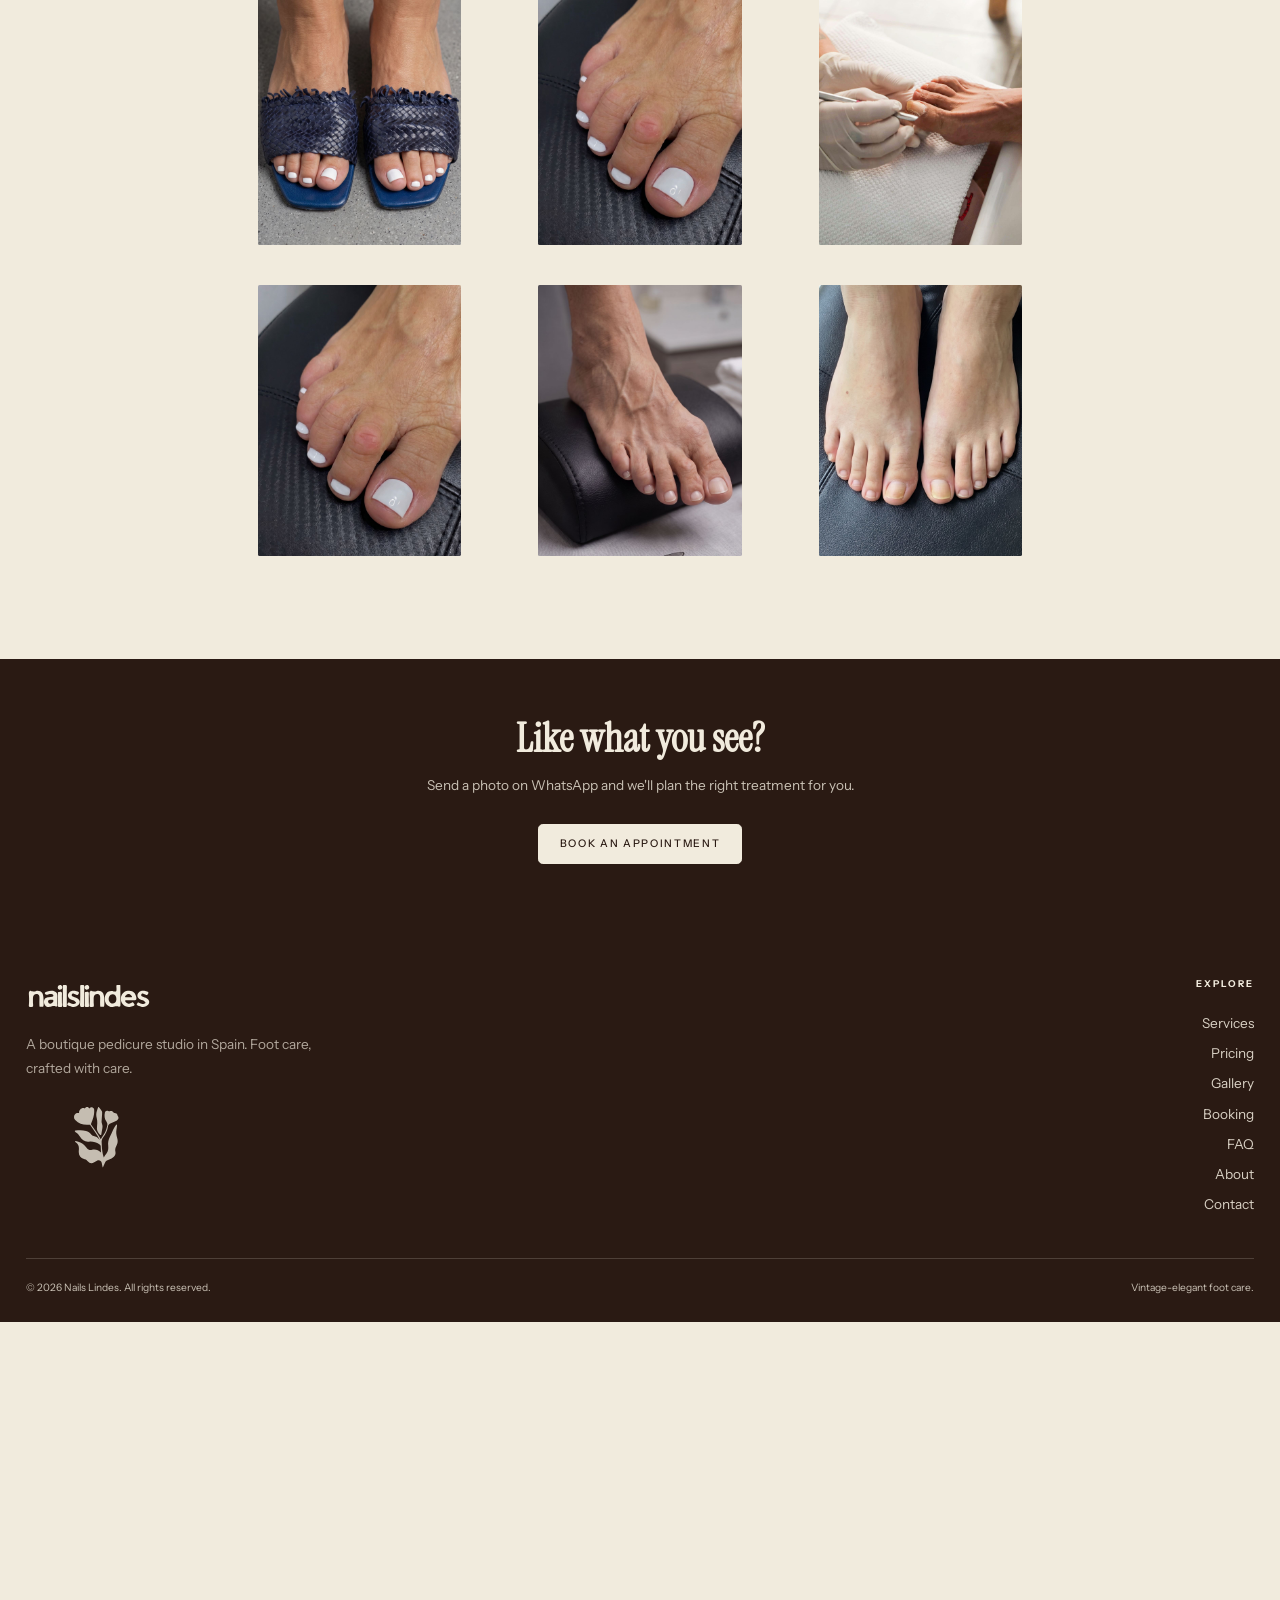
<file: gallery-grid.html>
<!DOCTYPE html>
<html lang="en">
<head>
  <meta charset="utf-8">
  <meta name="viewport" content="width=device-width, initial-scale=1">
  <title>Gallery, Nails Lindes</title>
  <meta name="description" content="A gallery of recent pedicures from Nails Lindes, classic, spa and medical foot care.">
  <link rel="preconnect" href="https://fonts.googleapis.com">
  <link rel="preconnect" href="https://fonts.gstatic.com" crossorigin>
  <link href="https://fonts.googleapis.com/css2?family=Instrument+Sans:ital,wght@0,400;0,500;0,600;0,700;1,400&family=Instrument+Serif:ital@0;1&display=swap" rel="stylesheet">
  <link rel="stylesheet" href="assets/css/styles.css?v=65">
  <link rel="icon" href="assets/logos/mark.svg" type="image/svg+xml">
</head>
<body>
  <header class="site-header">
    <div class="container site-header__bar">
      <a class="brand" href="index.html" aria-label="Nails Lindes, home">
        <img class="brand__wordmark brand__wordmark--dark" src="assets/logos/wordmark.svg" alt="Nails Lindes" width="150" height="32">
        <img class="brand__wordmark brand__wordmark--light" src="assets/logos/wordmark-light.svg" alt="" width="150" height="32" aria-hidden="true">
      </a>
      <nav class="nav" id="nav" aria-label="Primary">
        <a class="nav__link" href="index.html" data-i18n="nav.home">Home</a>
        <a class="nav__link" href="services.html" data-i18n="nav.services">Services</a>
        <a class="nav__link" href="pricing.html" data-i18n="nav.pricing">Pricing</a>
        <a class="nav__link" href="gallery.html" aria-current="page" data-i18n="nav.gallery">Gallery</a>
        <a class="nav__link" href="booking.html" data-i18n="nav.booking">Booking</a>
        <a class="nav__link" href="about.html" data-i18n="nav.about">About</a>
        <a class="nav__link" href="contact.html" data-i18n="nav.contact">Contact</a>
      </nav>
      <div class="header-actions">
        <div class="lang" role="group" aria-label="Language">
          <button class="lang__btn" data-lang="en" type="button">EN</button>
          <button class="lang__btn" data-lang="es" type="button">ES</button>
          <button class="lang__btn" data-lang="ru" type="button">RU</button>
        </div>
        <a class="btn" href="booking.html" data-i18n="cta.book">Book now</a>
        <button class="burger" aria-label="Menu" aria-expanded="false" aria-controls="nav"><span></span><span></span><span></span></button>
      </div>
    </div>
  </header>

  <main id="main">
    <section class="section">
      <div class="container">
        <div class="section-head section-head--center">
          <h1 data-i18n="gallery.heroTitle">Gallery</h1>
        </div>
        <div class="price-tabs">
          <button class="price-tab" data-filter="all" data-i18n="gallery.filterAll">All</button>
          <button class="price-tab" data-filter="classic" data-i18n="gallery.filterClassic">Classic</button>
          <button class="price-tab" data-filter="gel" data-i18n="gallery.filterGel">Gel</button>
          <button class="price-tab" data-filter="medical" data-i18n="gallery.filterMedical">Medical</button>
        </div>

        <div class="gallery-grid">
          <figure class="thumb reveal" data-cat="classic"><img src="assets/img/nails%2C%20pedikyyri%20lopputulos%202.jpg" alt="Classic pedicure" loading="lazy" width="1200" height="1600"><figcaption class="thumb__tag" data-i18n="gallery.filterClassic">Classic</figcaption></figure>
          <figure class="thumb reveal" data-cat="classic"><img src="assets/img/nails%2C%20manikyyri%20teko%202.jpg" alt="Classic pedicure" loading="lazy" width="1200" height="1600"><figcaption class="thumb__tag" data-i18n="gallery.filterClassic">Classic</figcaption></figure>
          <figure class="thumb reveal" data-cat="classic"><img src="assets/img/nails%2C%20pedikyyri%20teko%205.jpg" alt="Classic pedicure" loading="lazy" width="1200" height="1600"><figcaption class="thumb__tag" data-i18n="gallery.filterClassic">Classic</figcaption></figure>
          <figure class="thumb reveal" data-cat="classic"><img src="assets/img/nails%2C%20pedikyyri%20teko%204.jpg" alt="Classic pedicure" loading="lazy" width="1200" height="1600"><figcaption class="thumb__tag" data-i18n="gallery.filterClassic">Classic</figcaption></figure>
          <figure class="thumb reveal" data-cat="classic"><img src="assets/img/nails%2C%20pysty%201.jpg" alt="Classic pedicure" loading="lazy" width="1200" height="1600"><figcaption class="thumb__tag" data-i18n="gallery.filterClassic">Classic</figcaption></figure>
          <figure class="thumb reveal" data-cat="classic"><img src="assets/img/nails%2C%20pysty%207.jpg" alt="Classic pedicure" loading="lazy" width="1200" height="1600"><figcaption class="thumb__tag" data-i18n="gallery.filterClassic">Classic</figcaption></figure>
          <figure class="thumb reveal" data-cat="gel"><img src="assets/img/nails%2C%20pedikyyri%20lopputulos%201.jpg" alt="Gel pedicure" loading="lazy" width="1200" height="1600"><figcaption class="thumb__tag" data-i18n="gallery.filterGel">Gel</figcaption></figure>
          <figure class="thumb reveal" data-cat="gel"><img src="assets/img/nails%2C%20pedikyyri%20lopputulos%203.jpg" alt="Gel pedicure" loading="lazy" width="1200" height="1600"><figcaption class="thumb__tag" data-i18n="gallery.filterGel">Gel</figcaption></figure>
          <figure class="thumb reveal" data-cat="gel"><img src="assets/img/nails%2C%20pedikyyri%20lis%C3%A4tty%201.jpg" alt="Gel pedicure" loading="lazy" width="1200" height="1600"><figcaption class="thumb__tag" data-i18n="gallery.filterGel">Gel</figcaption></figure>
          <figure class="thumb reveal" data-cat="gel"><img src="assets/img/nails%2C%20pedikyyri%20lis%C3%A4tty%202.jpg" alt="Gel pedicure" loading="lazy" width="1200" height="1600"><figcaption class="thumb__tag" data-i18n="gallery.filterGel">Gel</figcaption></figure>
          <figure class="thumb reveal" data-cat="gel"><img src="assets/img/nails%2C%20referenssikuva%20jalat%203.jpg" alt="Gel pedicure" loading="lazy" width="1200" height="1600"><figcaption class="thumb__tag" data-i18n="gallery.filterGel">Gel</figcaption></figure>
          <figure class="thumb reveal" data-cat="gel"><img src="assets/img/nails%2C%20referenssikuva%20jalat%202.jpg" alt="Gel pedicure" loading="lazy" width="1200" height="1600"><figcaption class="thumb__tag" data-i18n="gallery.filterGel">Gel</figcaption></figure>
          <figure class="thumb reveal" data-cat="gel"><img src="assets/img/choose-spa.jpg" alt="Gel pedicure" loading="lazy" width="1200" height="1600"><figcaption class="thumb__tag" data-i18n="gallery.filterGel">Gel</figcaption></figure>
          <figure class="thumb reveal" data-cat="gel"><img src="assets/img/treat-feet.jpg" alt="Gel pedicure" loading="lazy" width="1200" height="1600"><figcaption class="thumb__tag" data-i18n="gallery.filterGel">Gel</figcaption></figure>
          <figure class="thumb reveal" data-cat="medical"><img src="assets/img/nails%2C%20pedikyyri%20ongelmakynnet.jpg" alt="Medical pedicure" loading="lazy" width="1200" height="1600"><figcaption class="thumb__tag" data-i18n="gallery.filterMedical">Medical</figcaption></figure>
          <figure class="thumb reveal" data-cat="medical"><img src="assets/img/treat-feet.jpg" alt="Medical pedicure" loading="lazy" width="1200" height="1600"><figcaption class="thumb__tag" data-i18n="gallery.filterMedical">Medical</figcaption></figure>
          <figure class="thumb reveal" data-cat="medical"><img src="assets/img/nails%2C%20pysty%207.jpg" alt="Medical pedicure" loading="lazy" width="1200" height="1600"><figcaption class="thumb__tag" data-i18n="gallery.filterMedical">Medical</figcaption></figure>
          <figure class="thumb reveal" data-cat="medical"><img src="assets/img/nails%2C%20pysty%201.jpg" alt="Medical pedicure" loading="lazy" width="1200" height="1600"><figcaption class="thumb__tag" data-i18n="gallery.filterMedical">Medical</figcaption></figure>
        </div>
      </div>
    </section>

    <section class="section--tight section section--dark cta-band">
      <div class="container">
        <h2 data-i18n="gallery.ctaTitle">Like what you see?</h2>
        <p data-i18n="gallery.ctaBody">Send a photo on WhatsApp and we will plan the right treatment for you.</p>
        <a class="btn btn--light" data-book href="#" data-i18n="cta.bookAppt">Book an appointment</a>
      </div>
    </section>
  </main>

  <footer class="site-footer">
    <div class="container">
      <div class="footer-grid">
        <div class="footer-col">
          <a class="brand" href="index.html" aria-label="Nails Lindes, home">
            <img class="footer-logo" src="assets/logos/wordmark-light.svg" alt="Nails Lindes" width="170" height="36">
          </a>
          <p class="muted" style="margin-top:1rem;max-width:34ch" data-i18n="footer.tagline">A boutique pedicure studio in Spain.</p>
          <img class="footer-illus" src="assets/graphics/footer-illus.svg" alt="" width="120" height="90" style="margin-top:1.6rem">
        </div>
        <div class="footer-col">
          <h4 data-i18n="footer.explore">Explore</h4>
          <ul>
            <li><a href="services.html" data-i18n="nav.services">Services</a></li>
            <li><a href="pricing.html" data-i18n="nav.pricing">Pricing</a></li>
            <li><a href="gallery.html" data-i18n="nav.gallery">Gallery</a></li>
            <li><a href="booking.html" data-i18n="nav.booking">Booking</a></li>
            <li><a href="faq.html" data-i18n="nav.faq">FAQ</a></li>
            <li><a href="about.html" data-i18n="nav.about">About</a></li>
            <li><a href="contact.html" data-i18n="nav.contact">Contact</a></li>
          </ul>
        </div>
      </div>
      <div class="footer-bottom">
        <span>© <span data-year>2026</span> Nails Lindes. <span data-i18n="footer.rights">All rights reserved.</span></span>
        <span data-i18n="footer.built">Vintage-elegant foot care.</span>
      </div>
    </div>
  </footer>

  <script src="assets/js/config.js?v=65"></script>
  <script src="assets/js/i18n.js?v=65"></script>
  <script src="assets/js/main.js?v=65"></script>
</body>
</html>
</file>
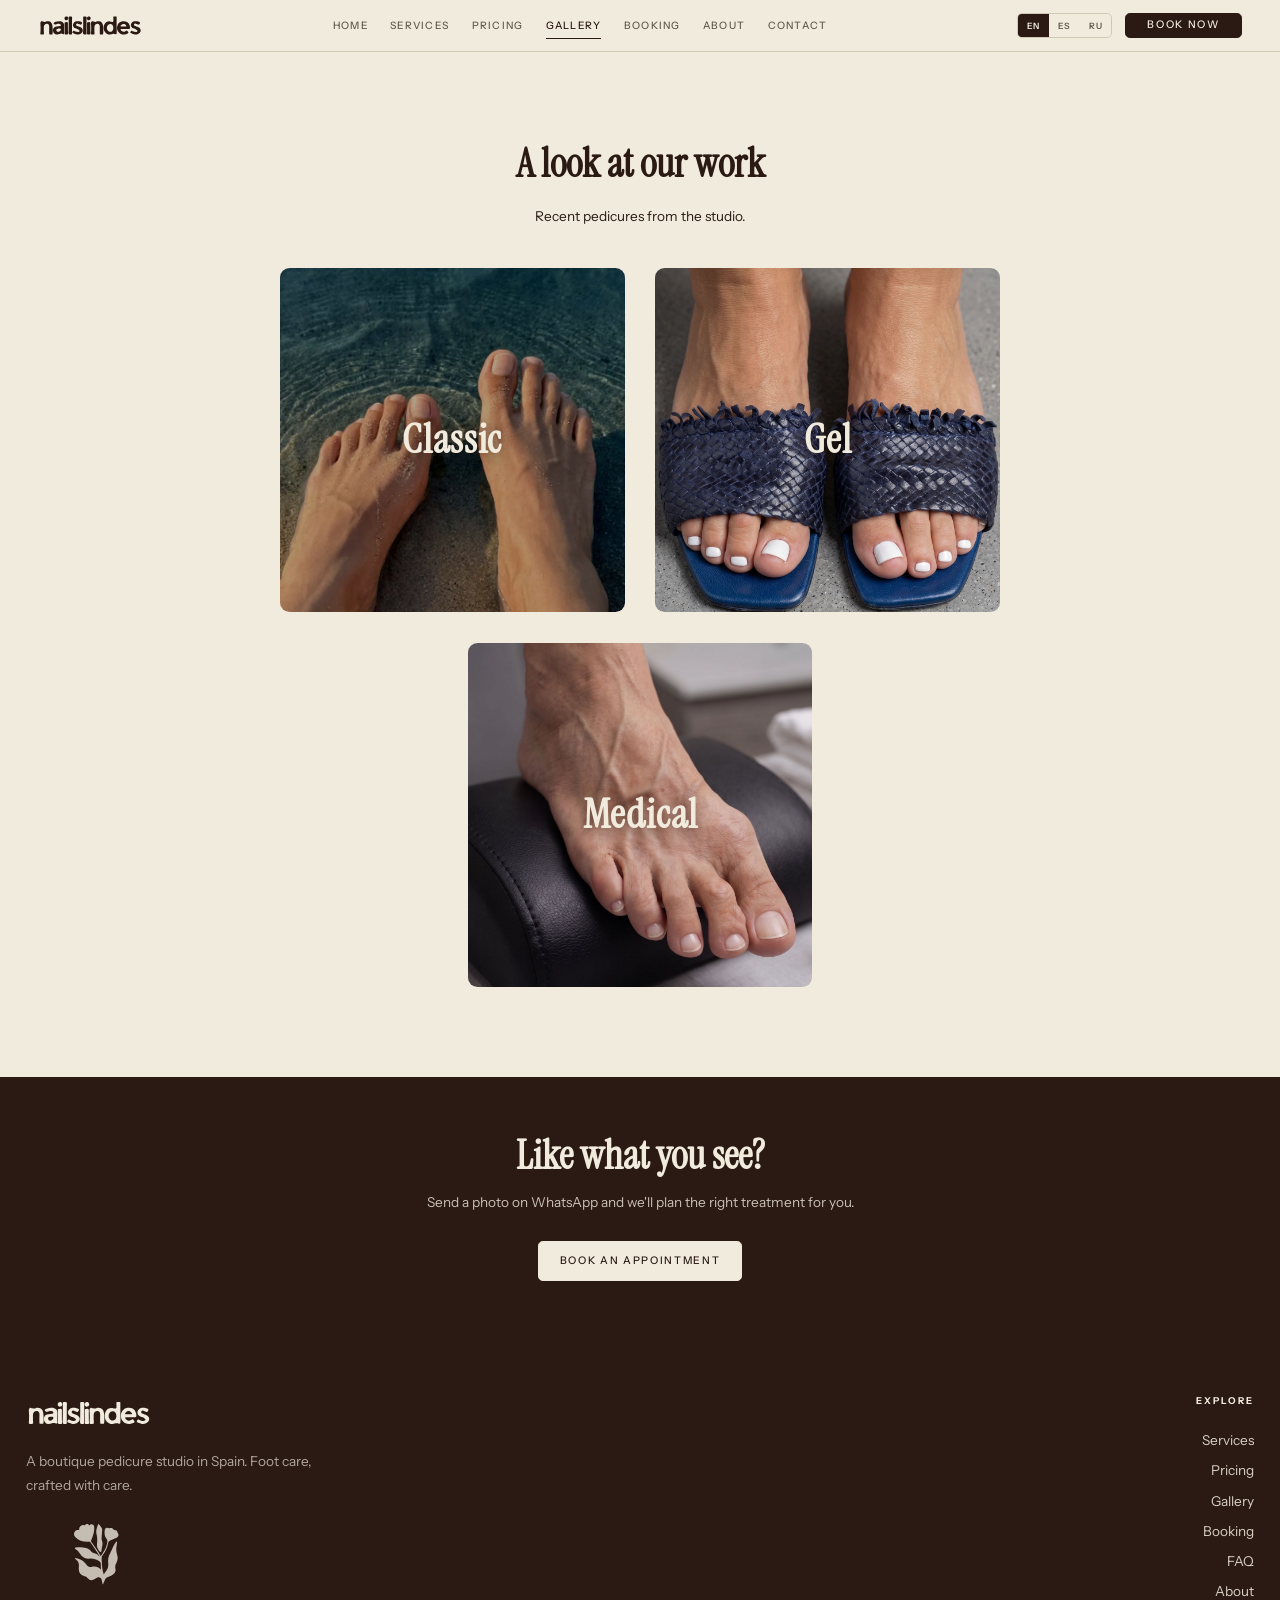
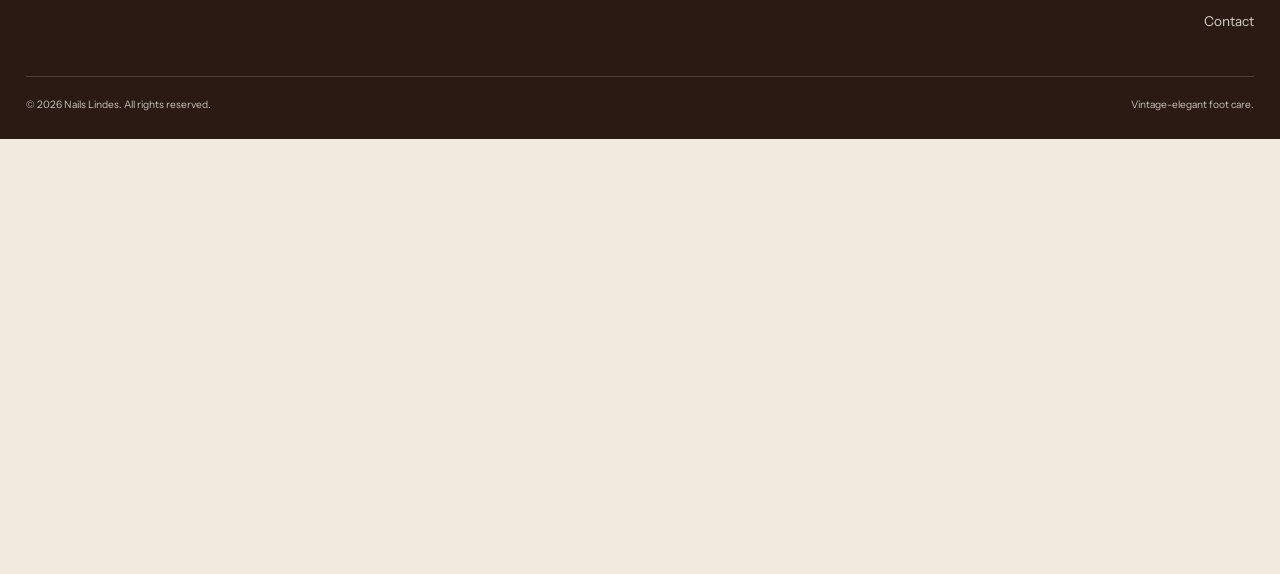
<file: gallery.html>
<!DOCTYPE html>
<html lang="en">
<head>
  <meta charset="utf-8">
  <meta name="viewport" content="width=device-width, initial-scale=1">
  <title>Gallery, Nails Lindes</title>
  <meta name="description" content="A gallery of recent pedicures from Nails Lindes, classic, spa and medical foot care.">
  <link rel="preconnect" href="https://fonts.googleapis.com">
  <link rel="preconnect" href="https://fonts.gstatic.com" crossorigin>
  <link href="https://fonts.googleapis.com/css2?family=Instrument+Sans:ital,wght@0,400;0,500;0,600;0,700;1,400&family=Instrument+Serif:ital@0;1&display=swap" rel="stylesheet">
  <link rel="stylesheet" href="assets/css/styles.css?v=65">
  <link rel="icon" href="assets/logos/mark.svg" type="image/svg+xml">
</head>
<body>
  <header class="site-header">
    <div class="container site-header__bar">
      <a class="brand" href="index.html" aria-label="Nails Lindes, home">
        <img class="brand__wordmark brand__wordmark--dark" src="assets/logos/wordmark.svg" alt="Nails Lindes" width="150" height="32">
        <img class="brand__wordmark brand__wordmark--light" src="assets/logos/wordmark-light.svg" alt="" width="150" height="32" aria-hidden="true">
      </a>
      <nav class="nav" id="nav" aria-label="Primary">
        <a class="nav__link" href="index.html" data-i18n="nav.home">Home</a>
        <a class="nav__link" href="services.html" data-i18n="nav.services">Services</a>
        <a class="nav__link" href="pricing.html" data-i18n="nav.pricing">Pricing</a>
        <a class="nav__link" href="gallery.html" aria-current="page" data-i18n="nav.gallery">Gallery</a>
        <a class="nav__link" href="booking.html" data-i18n="nav.booking">Booking</a>
        <a class="nav__link" href="about.html" data-i18n="nav.about">About</a>
        <a class="nav__link" href="contact.html" data-i18n="nav.contact">Contact</a>
      </nav>
      <div class="header-actions">
        <div class="lang" role="group" aria-label="Language">
          <button class="lang__btn" data-lang="en" type="button">EN</button>
          <button class="lang__btn" data-lang="es" type="button">ES</button>
          <button class="lang__btn" data-lang="ru" type="button">RU</button>
        </div>
        <a class="btn" href="booking.html" data-i18n="cta.book">Book now</a>
        <button class="burger" aria-label="Menu" aria-expanded="false" aria-controls="nav"><span></span><span></span><span></span></button>
      </div>
    </div>
  </header>

  <main id="main">
    <section class="section">
      <div class="container">
        <div class="section-head section-head--center">
          <h2 data-i18n="gallery.chooseTitle">Which gallery would you like to see?</h2>
          <p data-i18n="gallery.chooseSub">Choose a specialty to view that work.</p>
        </div>
        <div class="gallery-choose">
          <a class="choose-card reveal" href="gallery-grid.html?cat=classic">
            <span class="choose-card__media"><img src="assets/img/choose-feet.webp?v=65" alt="" loading="lazy" width="800" height="800"></span>
            <span class="choose-card__label" data-i18n="gallery.filterClassic">Classic</span>
          </a>
          <a class="choose-card reveal" href="gallery-grid.html?cat=gel">
            <span class="choose-card__media"><img src="assets/img/choose-spa.jpg" alt="" loading="lazy" width="800" height="800"></span>
            <span class="choose-card__label" data-i18n="gallery.filterGel">Gel</span>
          </a>
          <a class="choose-card reveal" href="gallery-grid.html?cat=medical">
            <span class="choose-card__media"><img src="assets/img/nails%2C%20pysty%207.jpg" alt="" loading="lazy" width="800" height="800"></span>
            <span class="choose-card__label" data-i18n="gallery.filterMedical">Medical</span>
          </a>
        </div>
      </div>
    </section>

    <section class="section--tight section section--dark cta-band">
      <div class="container">
        <h2 data-i18n="gallery.ctaTitle">Like what you see?</h2>
        <p data-i18n="gallery.ctaBody">Send a photo on WhatsApp and we will plan the right treatment for you.</p>
        <a class="btn btn--light" data-book href="#" data-i18n="cta.bookAppt">Book an appointment</a>
      </div>
    </section>
  </main>

  <footer class="site-footer">
    <div class="container">
      <div class="footer-grid">
        <div class="footer-col">
          <a class="brand" href="index.html" aria-label="Nails Lindes, home">
            <img class="footer-logo" src="assets/logos/wordmark-light.svg" alt="Nails Lindes" width="170" height="36">
          </a>
          <p class="muted" style="margin-top:1rem;max-width:34ch" data-i18n="footer.tagline">A boutique pedicure studio in Spain.</p>
          <img class="footer-illus" src="assets/graphics/footer-illus.svg" alt="" width="120" height="90" style="margin-top:1.6rem">
        </div>
        <div class="footer-col">
          <h4 data-i18n="footer.explore">Explore</h4>
          <ul>
            <li><a href="services.html" data-i18n="nav.services">Services</a></li>
            <li><a href="pricing.html" data-i18n="nav.pricing">Pricing</a></li>
            <li><a href="gallery.html" data-i18n="nav.gallery">Gallery</a></li>
            <li><a href="booking.html" data-i18n="nav.booking">Booking</a></li>
            <li><a href="faq.html" data-i18n="nav.faq">FAQ</a></li>
            <li><a href="about.html" data-i18n="nav.about">About</a></li>
            <li><a href="contact.html" data-i18n="nav.contact">Contact</a></li>
          </ul>
        </div>
      </div>
      <div class="footer-bottom">
        <span>© <span data-year>2026</span> Nails Lindes. <span data-i18n="footer.rights">All rights reserved.</span></span>
        <span data-i18n="footer.built">Vintage-elegant foot care.</span>
      </div>
    </div>
  </footer>

  <script src="assets/js/config.js?v=65"></script>
  <script src="assets/js/i18n.js?v=65"></script>
  <script src="assets/js/main.js?v=65"></script>
</body>
</html>
</file>
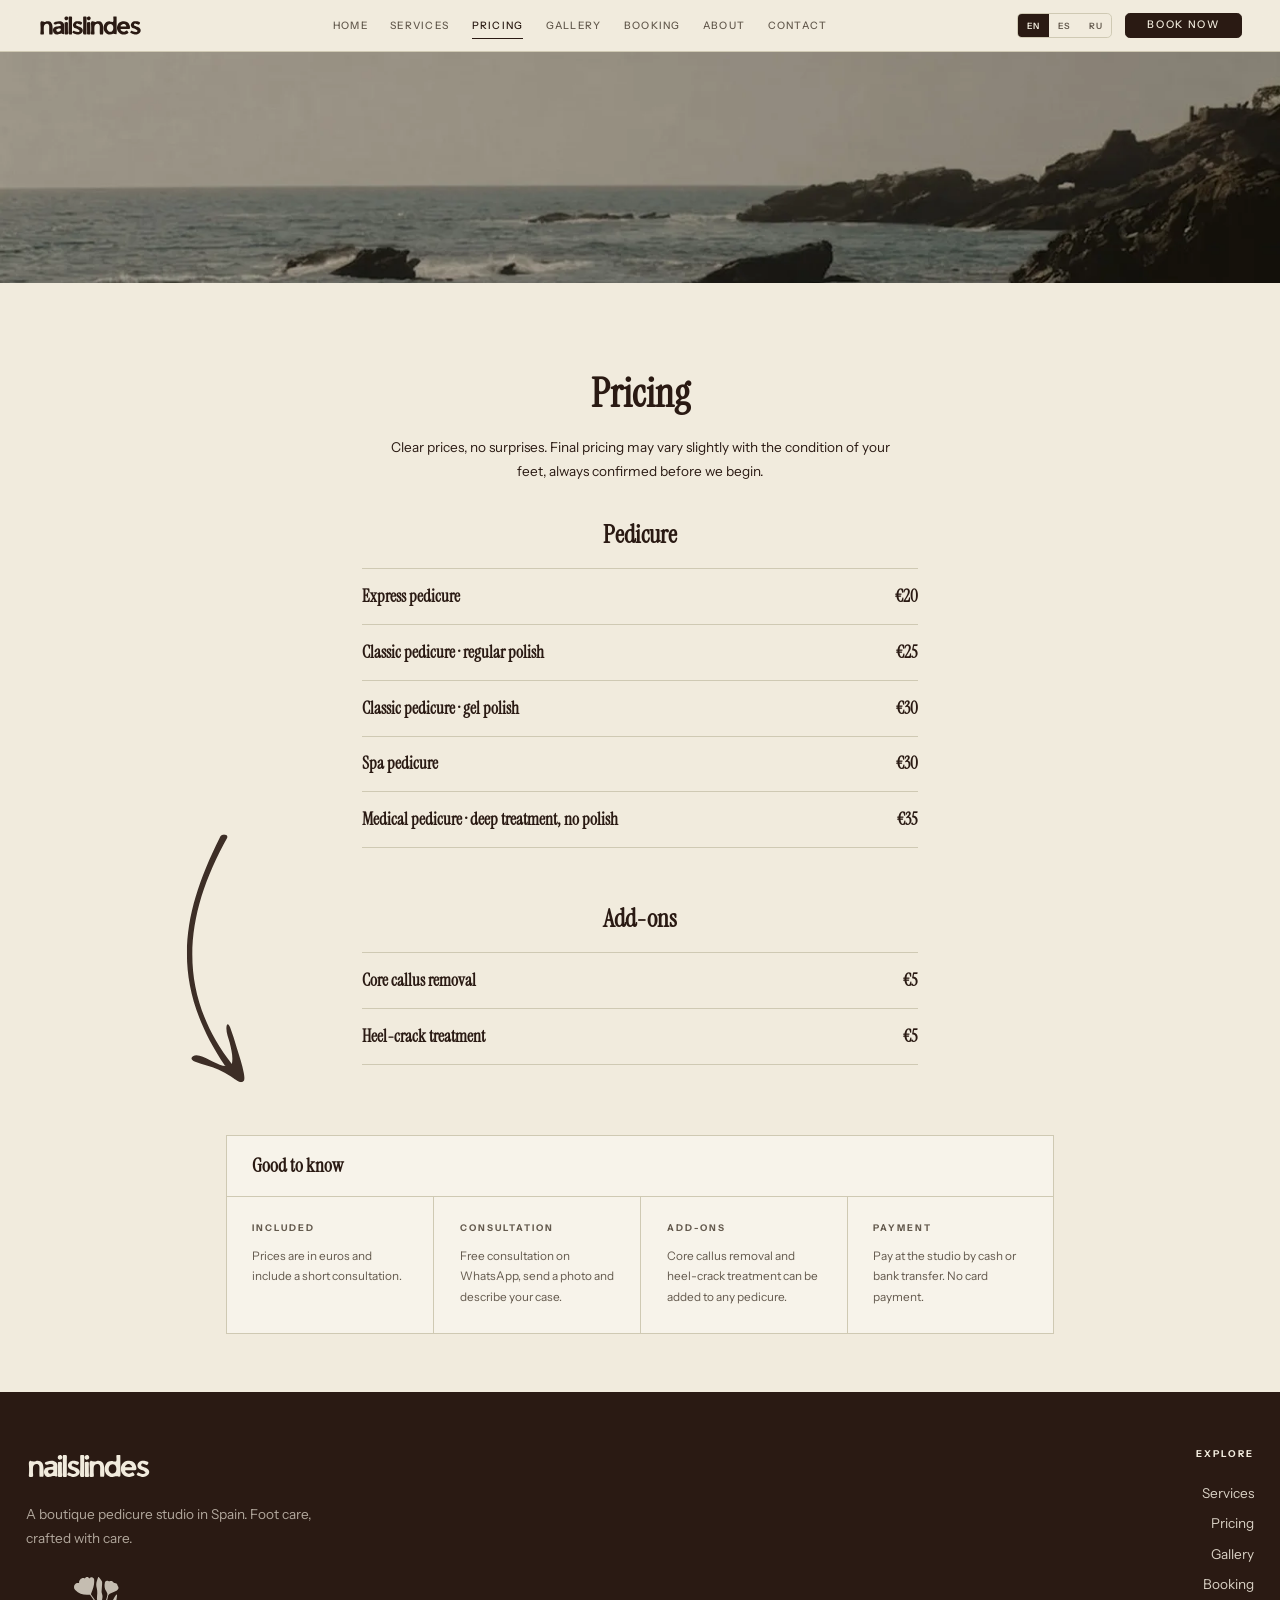
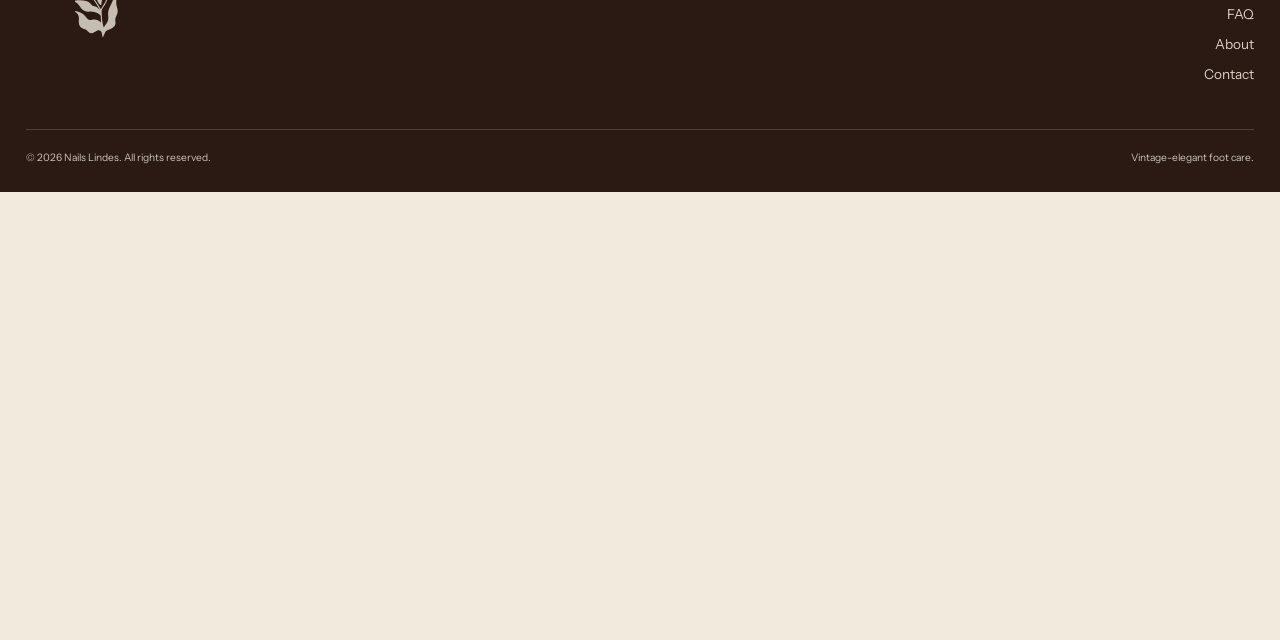
<file: pricing.html>
<!DOCTYPE html>
<html lang="en">
<head>
  <meta charset="utf-8">
  <meta name="viewport" content="width=device-width, initial-scale=1">
  <title>Pricing, Nails Lindes</title>
  <meta name="description" content="Transparent pedicure pricing at Nails Lindes, express, classic, spa and medical pedicure plus add-ons. Pay by cash or bank transfer in studio.">
  <link rel="preconnect" href="https://fonts.googleapis.com">
  <link rel="preconnect" href="https://fonts.gstatic.com" crossorigin>
  <link href="https://fonts.googleapis.com/css2?family=Instrument+Sans:ital,wght@0,400;0,500;0,600;0,700;1,400&family=Instrument+Serif:ital@0;1&display=swap" rel="stylesheet">
  <link rel="stylesheet" href="assets/css/styles.css?v=65">
  <link rel="icon" href="assets/logos/mark.svg" type="image/svg+xml">
</head>
<body>
  <header class="site-header">
    <div class="container site-header__bar">
      <a class="brand" href="index.html" aria-label="Nails Lindes, home">
        <img class="brand__wordmark brand__wordmark--dark" src="assets/logos/wordmark.svg" alt="Nails Lindes" width="150" height="32">
        <img class="brand__wordmark brand__wordmark--light" src="assets/logos/wordmark-light.svg" alt="" width="150" height="32" aria-hidden="true">
      </a>
      <nav class="nav" id="nav" aria-label="Primary">
        <a class="nav__link" href="index.html" data-i18n="nav.home">Home</a>
        <a class="nav__link" href="services.html" data-i18n="nav.services">Services</a>
        <a class="nav__link" href="pricing.html" aria-current="page" data-i18n="nav.pricing">Pricing</a>
        <a class="nav__link" href="gallery.html" data-i18n="nav.gallery">Gallery</a>
        <a class="nav__link" href="booking.html" data-i18n="nav.booking">Booking</a>
        <a class="nav__link" href="about.html" data-i18n="nav.about">About</a>
        <a class="nav__link" href="contact.html" data-i18n="nav.contact">Contact</a>
      </nav>
      <div class="header-actions">
        <div class="lang" role="group" aria-label="Language">
          <button class="lang__btn" data-lang="en" type="button">EN</button>
          <button class="lang__btn" data-lang="es" type="button">ES</button>
          <button class="lang__btn" data-lang="ru" type="button">RU</button>
        </div>
        <a class="btn" href="booking.html" data-i18n="cta.book">Book now</a>
        <button class="burger" aria-label="Menu" aria-expanded="false" aria-controls="nav"><span></span><span></span><span></span></button>
      </div>
    </div>
  </header>

  <main id="main">
    <!-- Thin image banner -->
    <section class="page-banner">
      <img src="assets/img/pricing-banner.webp?v=65" alt="" width="1600" height="300">
    </section>

    <section class="section price-section" style="padding-bottom:var(--space-2)">
      <img class="price-arrow" src="assets/graphics/arrow-down.svg?v=65" alt="" aria-hidden="true" width="90" height="120">
      <div class="container container--narrow">
        <div class="section-head section-head--center">
          <h2 data-i18n="pricing.heroTitle">Pricing</h2>
          <p data-i18n="pricing.heroSub">Clear prices, no surprises.</p>
        </div>

        <!-- Pedicure -->
        <div class="price-group">
          <div class="price-group__title"><h3 data-i18n="pricing.groupFeet">Pedicure</h3></div>
          <div class="price-list">
            <div class="price-item"><span class="price-item__name" data-i18n="menu.p_express">Express pedicure</span><span class="price-item__price">€20</span></div>
            <div class="price-item"><span class="price-item__name" data-i18n="menu.p_classic">Classic pedicure · regular polish</span><span class="price-item__price">€25</span></div>
            <div class="price-item"><span class="price-item__name" data-i18n="menu.p_classicgel">Classic pedicure · gel polish</span><span class="price-item__price">€30</span></div>
            <div class="price-item"><span class="price-item__name" data-i18n="menu.p_spa">Spa pedicure</span><span class="price-item__price">€30</span></div>
            <div class="price-item"><span class="price-item__name" data-i18n="menu.p_medical">Medical pedicure · deep treatment, no polish</span><span class="price-item__price">€35</span></div>
          </div>
        </div>

        <!-- Add-ons -->
        <div class="price-group">
          <div class="price-group__title"><h3 data-i18n="pricing.groupAddons">Add-ons</h3></div>
          <div class="price-list">
            <div class="price-item"><span class="price-item__name" data-i18n="menu.add_callus">Core callus removal</span><span class="price-item__price">€5</span></div>
            <div class="price-item"><span class="price-item__name" data-i18n="menu.add_cracks">Heel-crack treatment</span><span class="price-item__price">€5</span></div>
          </div>
        </div>

      </div>
    </section>

    <!-- Good to know, bordered column grid -->
    <section class="section section--tight" style="padding-top:0">
      <div class="container">
        <div class="notes-grid">
          <h3 class="notes-grid__title" data-i18n="pricing.noteTitle">Good to know</h3>
          <div class="notes-grid__row">
            <div class="note-col">
              <h4 data-i18n="pricing.note1Label">Included</h4>
              <p data-i18n="pricing.note1">Prices are in euros and include a short consultation.</p>
            </div>
            <div class="note-col">
              <h4 data-i18n="pricing.note2Label">Consultation</h4>
              <p data-i18n="pricing.note2">Free consultation on WhatsApp, send a photo and describe your case.</p>
            </div>
            <div class="note-col">
              <h4 data-i18n="pricing.note3Label">Add-ons</h4>
              <p data-i18n="pricing.note3">Core callus removal and heel-crack treatment can be added to any pedicure.</p>
            </div>
            <div class="note-col">
              <h4 data-i18n="pricing.note4Label">Payment</h4>
              <p data-i18n="pricing.note4">Pay at the studio by cash or bank transfer. No card payment.</p>
            </div>
          </div>
        </div>
      </div>
    </section>


  </main>

  <footer class="site-footer">
    <div class="container">
      <div class="footer-grid">
        <div class="footer-col">
          <a class="brand" href="index.html" aria-label="Nails Lindes, home">
            <img class="footer-logo" src="assets/logos/wordmark-light.svg" alt="Nails Lindes" width="170" height="36">
          </a>
          <p class="muted" style="margin-top:1rem;max-width:34ch" data-i18n="footer.tagline">A boutique pedicure studio in Spain.</p>
          <img class="footer-illus" src="assets/graphics/footer-illus.svg" alt="" width="120" height="90" style="margin-top:1.6rem">
        </div>
        <div class="footer-col">
          <h4 data-i18n="footer.explore">Explore</h4>
          <ul>
            <li><a href="services.html" data-i18n="nav.services">Services</a></li>
            <li><a href="pricing.html" data-i18n="nav.pricing">Pricing</a></li>
            <li><a href="gallery.html" data-i18n="nav.gallery">Gallery</a></li>
            <li><a href="booking.html" data-i18n="nav.booking">Booking</a></li>
            <li><a href="faq.html" data-i18n="nav.faq">FAQ</a></li>
            <li><a href="about.html" data-i18n="nav.about">About</a></li>
            <li><a href="contact.html" data-i18n="nav.contact">Contact</a></li>
          </ul>
        </div>
      </div>
      <div class="footer-bottom">
        <span>© <span data-year>2026</span> Nails Lindes. <span data-i18n="footer.rights">All rights reserved.</span></span>
        <span data-i18n="footer.built">Vintage-elegant foot care.</span>
      </div>
    </div>
  </footer>

  <script src="assets/js/config.js?v=65"></script>
  <script src="assets/js/i18n.js?v=65"></script>
  <script src="assets/js/main.js?v=65"></script>
</body>
</html>
</file>
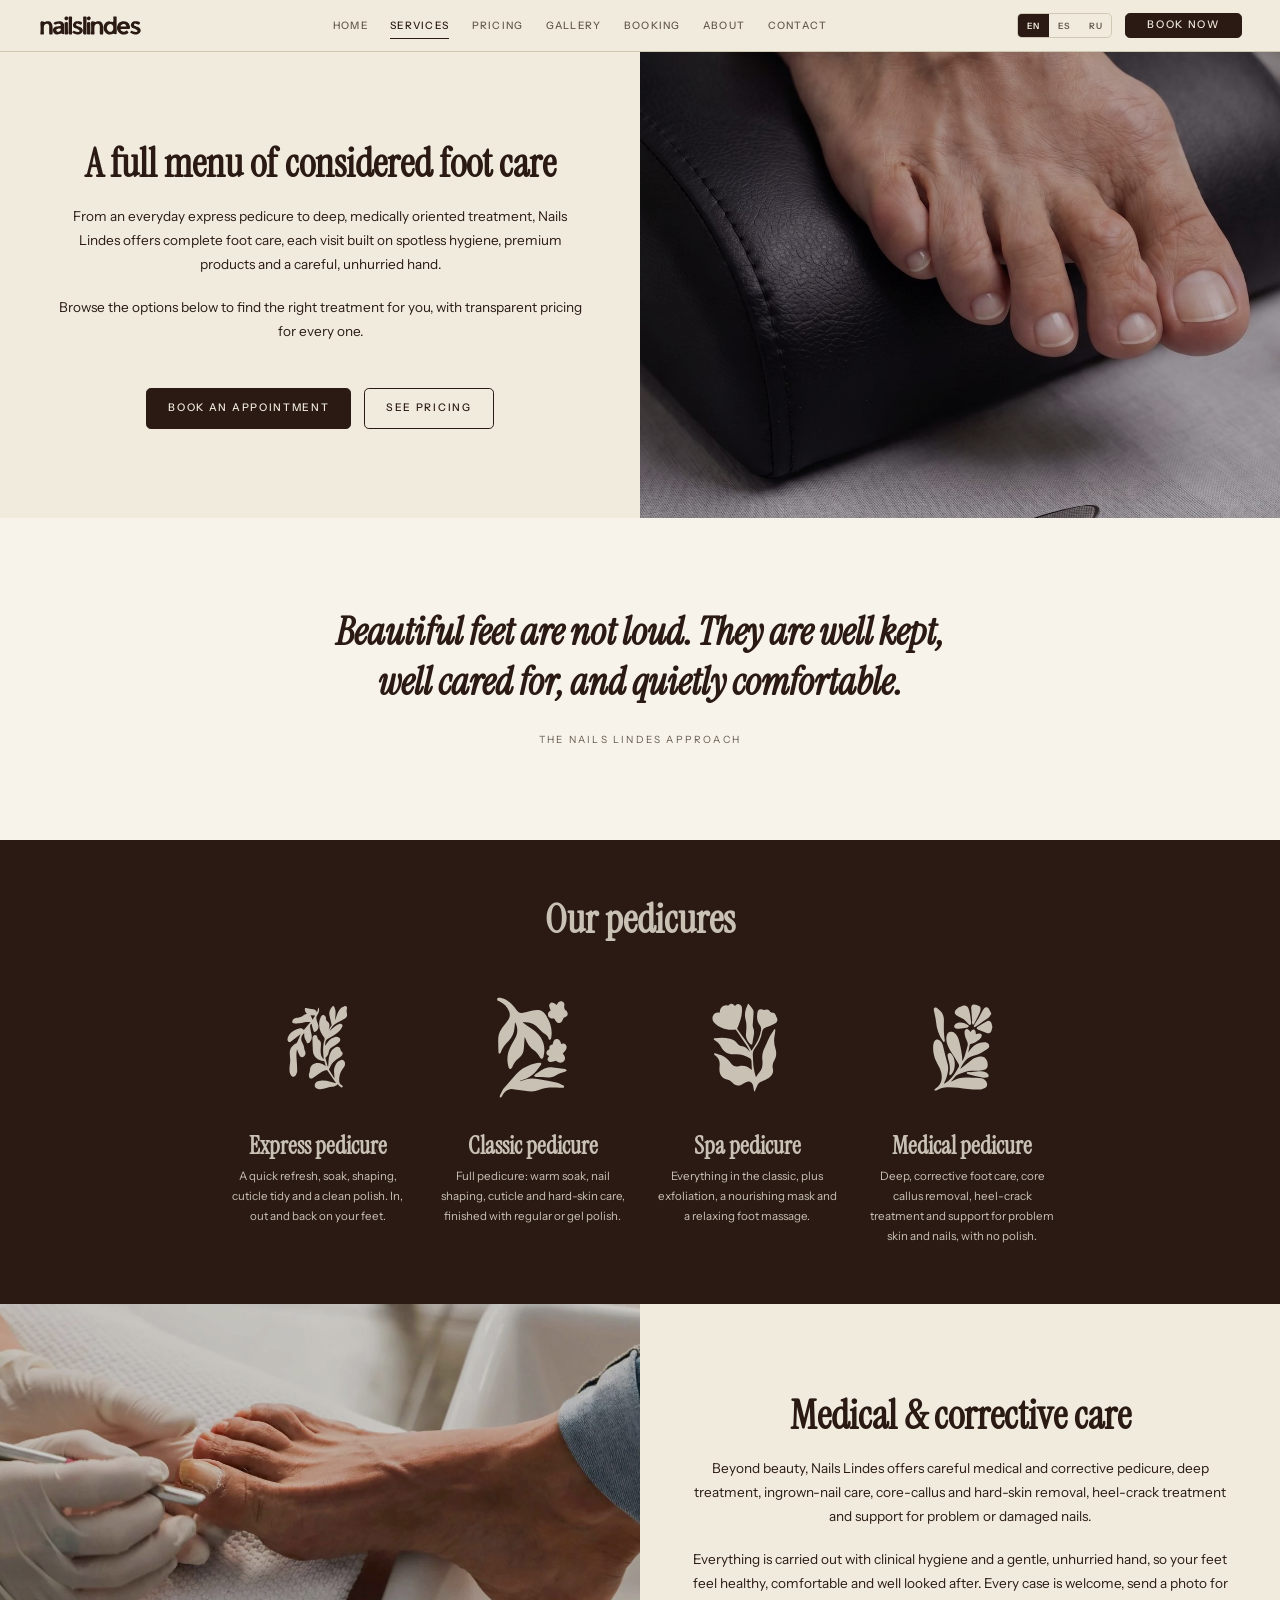
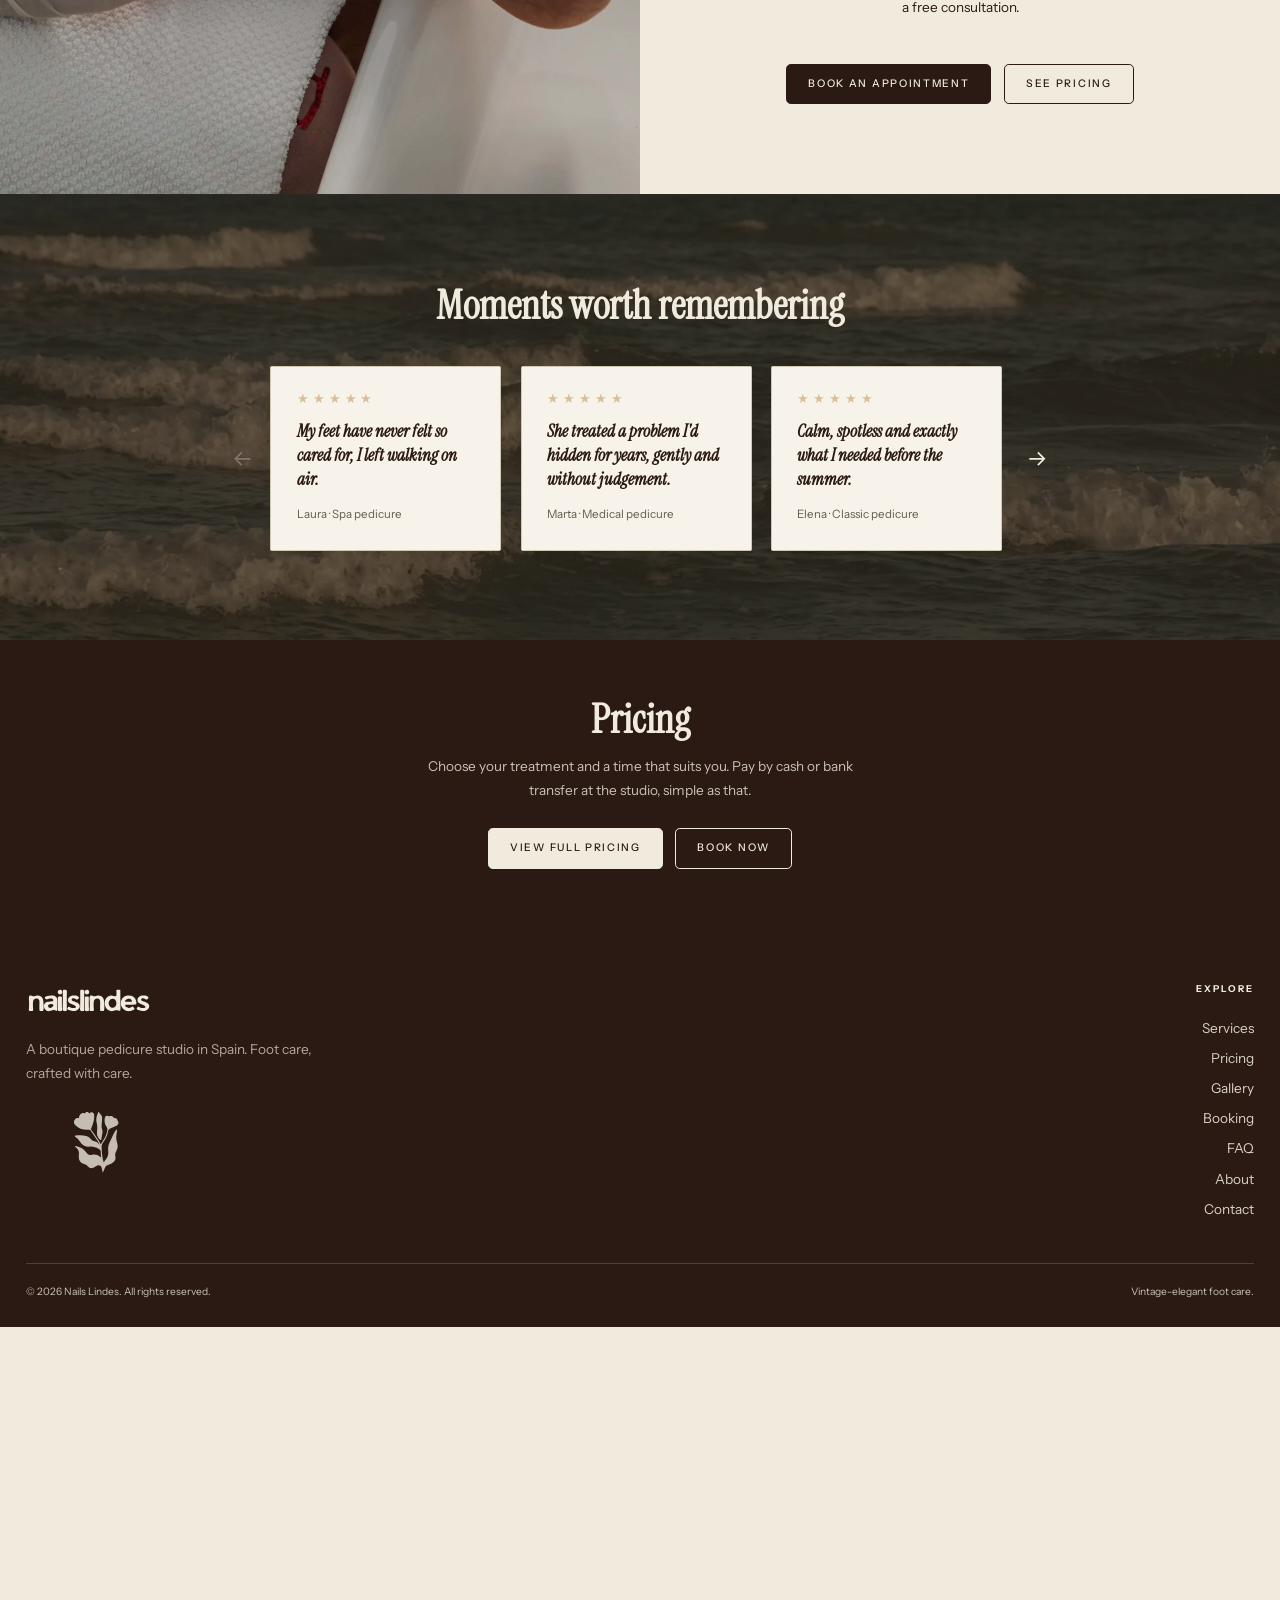
<file: services.html>
<!DOCTYPE html>
<html lang="en">
<head>
  <meta charset="utf-8">
  <meta name="viewport" content="width=device-width, initial-scale=1">
  <title>Services, Nails Lindes</title>
  <meta name="description" content="Full pedicure menu at Nails Lindes: express, classic, spa and medical pedicure, corrective care for calluses, cracks and problem nails.">
  <link rel="preconnect" href="https://fonts.googleapis.com">
  <link rel="preconnect" href="https://fonts.gstatic.com" crossorigin>
  <link href="https://fonts.googleapis.com/css2?family=Instrument+Sans:ital,wght@0,400;0,500;0,600;0,700;1,400&family=Instrument+Serif:ital@0;1&display=swap" rel="stylesheet">
  <link rel="stylesheet" href="assets/css/styles.css?v=65">
  <link rel="icon" href="assets/logos/mark.svg" type="image/svg+xml">
</head>
<body>
  <header class="site-header">
    <div class="container site-header__bar">
      <a class="brand" href="index.html" aria-label="Nails Lindes, home">
        <img class="brand__wordmark brand__wordmark--dark" src="assets/logos/wordmark.svg" alt="Nails Lindes" width="150" height="32">
        <img class="brand__wordmark brand__wordmark--light" src="assets/logos/wordmark-light.svg" alt="" width="150" height="32" aria-hidden="true">
      </a>
      <nav class="nav" id="nav" aria-label="Primary">
        <a class="nav__link" href="index.html" data-i18n="nav.home">Home</a>
        <a class="nav__link" href="services.html" aria-current="page" data-i18n="nav.services">Services</a>
        <a class="nav__link" href="pricing.html" data-i18n="nav.pricing">Pricing</a>
        <a class="nav__link" href="gallery.html" data-i18n="nav.gallery">Gallery</a>
        <a class="nav__link" href="booking.html" data-i18n="nav.booking">Booking</a>
        <a class="nav__link" href="about.html" data-i18n="nav.about">About</a>
        <a class="nav__link" href="contact.html" data-i18n="nav.contact">Contact</a>
      </nav>
      <div class="header-actions">
        <div class="lang" role="group" aria-label="Language">
          <button class="lang__btn" data-lang="en" type="button">EN</button>
          <button class="lang__btn" data-lang="es" type="button">ES</button>
          <button class="lang__btn" data-lang="ru" type="button">RU</button>
        </div>
        <a class="btn" href="booking.html" data-i18n="cta.book">Book now</a>
        <button class="burger" aria-label="Menu" aria-expanded="false" aria-controls="nav"><span></span><span></span><span></span></button>
      </div>
    </div>
  </header>

  <main id="main">
    <!-- Services intro: full-bleed split (home model) -->
    <section class="fullsplit fullsplit--compact fullsplit--media-last">
      <div class="fullsplit__body fullsplit__body--center reveal">
        <h2 data-i18n="services.introTitle">A full menu of considered foot care</h2>
        <p data-i18n="services.introBody1">From an everyday express pedicure to deep, medically oriented treatment, Nails Lindes offers complete foot care, each visit built on spotless hygiene, premium products and a careful, unhurried hand.</p>
        <p data-i18n="services.introBody2">Browse the options below to find the right treatment for you, with transparent pricing for every one.</p>
        <div class="hero__cta">
          <a class="btn" data-book href="#" data-i18n="cta.bookAppt">Book an appointment</a>
          <a class="btn btn--ghost" href="pricing.html" data-i18n="cta.seePricing">See pricing</a>
        </div>
      </div>
      <div class="fullsplit__media reveal"><img src="assets/img/nails%2C%20pysty%207.jpg" alt="A full menu of considered foot care" loading="lazy" width="1200" height="1600" style="object-position:center bottom"></div>
    </section>

    <!-- Quote band (basic text banner) -->
    <section class="section section--surface">
      <div class="container quote-band">
        <p class="quote-band__mark" data-i18n="home.quote">Beautiful feet are not loud. They are well kept, well cared for, and quietly comfortable.</p>
        <cite data-i18n="home.quoteCite">The Nails Lindes approach</cite>
      </div>
    </section>

    <!-- Service cards: circular symbol, heading, text -->
    <section class="svc-cards-section">
      <div class="container">
        <div class="section-head section-head--center">
          <h2 data-i18n="services.gridTitle">Our services</h2>
        </div>
        <div class="svc-cards">
          <a class="svc-card" href="pricing.html">
            <span class="svc-card__icon"><img src="assets/graphics/g1-light.svg?v=65" alt="" width="120" height="120" loading="lazy"></span>
            <h3 class="svc-card__title" data-i18n="home.do1Title">Express pedicure</h3>
            <p class="svc-card__text" data-i18n="services.c1Body">A quick refresh, soak, shaping, cuticle tidy and a clean polish. In, out and back on your feet.</p>
          </a>
          <a class="svc-card" href="pricing.html">
            <span class="svc-card__icon"><img src="assets/graphics/g2-light.svg?v=65" alt="" width="120" height="120" loading="lazy"></span>
            <h3 class="svc-card__title" data-i18n="home.do2Title">Classic pedicure</h3>
            <p class="svc-card__text" data-i18n="services.c2Body">Full pedicure: warm soak, nail shaping, cuticle and hard-skin care, finished with regular or gel polish.</p>
          </a>
          <a class="svc-card" href="pricing.html">
            <span class="svc-card__icon"><img src="assets/graphics/g3-light.svg?v=65" alt="" width="120" height="120" loading="lazy"></span>
            <h3 class="svc-card__title" data-i18n="home.do3Title">Spa pedicure</h3>
            <p class="svc-card__text" data-i18n="services.c3Body">Everything in the classic, plus exfoliation, a nourishing mask and a relaxing foot massage.</p>
          </a>
          <a class="svc-card" href="pricing.html">
            <span class="svc-card__icon"><img src="assets/graphics/g4-light.svg?v=65" alt="" width="120" height="120" loading="lazy"></span>
            <h3 class="svc-card__title" data-i18n="home.do4Title">Medical pedicure</h3>
            <p class="svc-card__text" data-i18n="services.c4Body">Deep, corrective foot care, core callus removal, heel-crack treatment and support for problem skin and nails, with no polish.</p>
          </a>
        </div>
      </div>
    </section>

    <!-- Medical care (split, image left / text right, swapped from intro) -->
    <section class="fullsplit fullsplit--compact">
      <div class="fullsplit__media reveal"><img src="assets/img/med-care.webp?v=65" alt="Medical & corrective care" loading="lazy" width="1262" height="966"></div>
      <div class="fullsplit__body fullsplit__body--center reveal">
        <h2 data-i18n="services.medTitle">Medical &amp; corrective care</h2>
        <p data-i18n="services.medBody1">Beyond beauty, Nails Lindes offers careful medical and corrective pedicure, deep treatment, ingrown-nail care, core-callus and hard-skin removal, heel-crack treatment and support for problem or damaged nails.</p>
        <p data-i18n="services.medBody2">Everything is carried out with clinical hygiene and a gentle, unhurried hand, so your feet feel healthy, comfortable and well looked after. Every case is welcome, send a photo for a free consultation.</p>
        <div class="hero__cta">
          <a class="btn" data-book href="#" data-i18n="cta.bookAppt">Book an appointment</a>
          <a class="btn btn--ghost" href="pricing.html" data-i18n="cta.seePricing">See pricing</a>
        </div>
      </div>
    </section>

    <!-- Testimonials (copied from home) -->
    <section class="section testi">
      <div class="container">
        <div class="section-head section-head--center">
          <h2 style="margin:0" data-i18n="testi.title">Moments worth remembering</h2>
        </div>
        <div class="testi-wrap">
          <button class="testi-arrow testi-arrow--prev" data-testi-prev type="button" aria-label="Previous" data-i18n-attr="aria-label:testi.prev">
            <svg viewBox="0 0 24 24" fill="none" stroke="currentColor" stroke-width="1.6"><path d="M19 12H5M11 6l-6 6 6 6"/></svg>
          </button>
          <div class="testi-viewport">
            <div class="testi-track">
            <figure class="testi-card reveal">
              <div class="testi-stars" role="img" aria-label="5 / 5">★★★★★</div>
              <blockquote data-i18n="testi.q1">The most beautiful set I've ever had.</blockquote>
              <cite data-i18n="testi.a1">Laura · Spa pedicure</cite>
            </figure>
            <figure class="testi-card reveal">
              <div class="testi-stars" role="img" aria-label="5 / 5">★★★★★</div>
              <blockquote data-i18n="testi.q2">Calm, personal and spotless.</blockquote>
              <cite data-i18n="testi.a2">Marta · Medical pedicure</cite>
            </figure>
            <figure class="testi-card reveal">
              <div class="testi-stars" role="img" aria-label="5 / 5">★★★★★</div>
              <blockquote data-i18n="testi.q3">Exactly the elegant, natural look I wanted.</blockquote>
              <cite data-i18n="testi.a3">Elena · Classic pedicure</cite>
            </figure>
            <figure class="testi-card reveal">
              <div class="testi-stars" role="img" aria-label="5 / 5">★★★★★</div>
              <blockquote data-i18n="testi.q4">Three weeks on and they still look freshly done.</blockquote>
              <cite data-i18n="testi.a4">Sofía · Classic pedicure · gel</cite>
            </figure>
            <figure class="testi-card reveal">
              <div class="testi-stars" role="img" aria-label="5 / 5">★★★★★</div>
              <blockquote data-i18n="testi.q5">The free consultation put me completely at ease.</blockquote>
              <cite data-i18n="testi.a5">Carmen · Free consultation</cite>
            </figure>
            <figure class="testi-card reveal">
              <div class="testi-stars" role="img" aria-label="5 / 5">★★★★★</div>
              <blockquote data-i18n="testi.q6">Relaxing from start to finish.</blockquote>
              <cite data-i18n="testi.a6">Natalia · Spa pedicure</cite>
            </figure>
            </div>
          </div>
          <button class="testi-arrow testi-arrow--next" data-testi-next type="button" aria-label="Next" data-i18n-attr="aria-label:testi.next">
            <svg viewBox="0 0 24 24" fill="none" stroke="currentColor" stroke-width="1.6"><path d="M5 12h14M13 6l6 6-6 6"/></svg>
          </button>
        </div>
      </div>
    </section>

    <section class="section--tight section section--dark cta-band">
      <div class="container">
        <h2 data-i18n="pricing.heroTitle">Pricing</h2>
        <p data-i18n="home.ctaBody">Choose your treatment and a time that suits you.</p>
        <div class="hero__cta">
          <a class="btn btn--light" href="pricing.html" data-i18n="cta.viewPricing">View full pricing</a>
          <a class="btn btn--ghost" data-book href="#" style="--btn-fg:#F1EBDD;border-color:#F1EBDD" data-i18n="cta.book">Book now</a>
        </div>
      </div>
    </section>
  </main>

  <footer class="site-footer">
    <div class="container">
      <div class="footer-grid">
        <div class="footer-col">
          <a class="brand" href="index.html" aria-label="Nails Lindes, home">
            <img class="footer-logo" src="assets/logos/wordmark-light.svg" alt="Nails Lindes" width="170" height="36">
          </a>
          <p class="muted" style="margin-top:1rem;max-width:34ch" data-i18n="footer.tagline">A boutique pedicure studio in Spain.</p>
          <img class="footer-illus" src="assets/graphics/footer-illus.svg" alt="" width="120" height="90" style="margin-top:1.6rem">
        </div>
        <div class="footer-col">
          <h4 data-i18n="footer.explore">Explore</h4>
          <ul>
            <li><a href="services.html" data-i18n="nav.services">Services</a></li>
            <li><a href="pricing.html" data-i18n="nav.pricing">Pricing</a></li>
            <li><a href="gallery.html" data-i18n="nav.gallery">Gallery</a></li>
            <li><a href="booking.html" data-i18n="nav.booking">Booking</a></li>
            <li><a href="faq.html" data-i18n="nav.faq">FAQ</a></li>
            <li><a href="about.html" data-i18n="nav.about">About</a></li>
            <li><a href="contact.html" data-i18n="nav.contact">Contact</a></li>
          </ul>
        </div>
      </div>
      <div class="footer-bottom">
        <span>© <span data-year>2026</span> Nails Lindes. <span data-i18n="footer.rights">All rights reserved.</span></span>
        <span data-i18n="footer.built">Vintage-elegant foot care.</span>
      </div>
    </div>
  </footer>

  <script src="assets/js/config.js?v=65"></script>
  <script src="assets/js/i18n.js?v=65"></script>
  <script src="assets/js/main.js?v=65"></script>
</body>
</html>
</file>
<file: assets/css/styles.css>
/* ==========================================================================
   Nails Lindes — design system
   Plain CSS. Tokens first, then base, layout, components, utilities.
   ========================================================================== */

/* ---------- Tokens ------------------------------------------------------- */
:root {
  /* Brand palette — exact hexes, do not alter */
  --color-beige:  #F1EBDD;
  --color-tan:    #D8C094;
  --color-silver: #CFC9B3;
  --color-cadet:  #94A3AF;
  --color-stone:  #645A4E;
  --color-coffee: #2A1A13;

  /* Derived / functional */
  --bg:            var(--color-beige);
  --bg-surface:    #F7F3EA;
  --bg-dark:       var(--color-coffee);
  --text:          var(--color-coffee);
  --text-soft:     var(--color-stone);
  --line:          var(--color-silver);
  --accent:        var(--color-tan);
  --accent-cool:   var(--color-cadet);

  /* Typography */
  --font-serif: "Instrument Serif", "Times New Roman", serif;
  --font-sans:  "Instrument Sans", "Helvetica Neue", Arial, sans-serif;

  --tracking-wide:  0.16em;
  --tracking-label: 0.22em;

  /* Spacing scale */
  --space-1: 0.5rem;
  --space-2: 1rem;
  --space-3: 1.5rem;
  --space-4: 2rem;
  --space-5: 3rem;
  --space-6: 4.5rem;
  --space-7: 7rem;

  --maxw: 1240px;
  --maxw-narrow: 760px;
  --radius: 2px;
  --shadow-soft: 0 18px 50px -28px rgba(42, 26, 19, 0.45);
  --ease: cubic-bezier(0.22, 0.61, 0.36, 1);
}

/* ---------- Reset / base ------------------------------------------------- */
*, *::before, *::after { box-sizing: border-box; }

html { scroll-behavior: smooth; -webkit-text-size-adjust: 100%; }
@media (prefers-reduced-motion: reduce) {
  html { scroll-behavior: auto; }
  *, *::before, *::after { animation-duration: 0.001ms !important; animation-iteration-count: 1 !important; transition-duration: 0.001ms !important; }
}

body {
  margin: 0;
  background: var(--bg);
  color: var(--text);
  font-family: var(--font-sans);
  font-weight: 400;
  font-size: 1.0625rem;
  line-height: 1.75;
  -webkit-font-smoothing: antialiased;
  text-rendering: optimizeLegibility;
  overflow-x: hidden;
}

h1, h2, h3, h4 {
  font-family: var(--font-serif);
  font-weight: 400;
  line-height: 1.12;
  margin: 0 0 var(--space-3);
  color: var(--text);
}
h1 { font-size: clamp(2.6rem, 6vw, 4.6rem); font-weight: 400; letter-spacing: 0.01em; }
h2 { font-size: clamp(2rem, 4vw, 3.1rem); }
h3 { font-size: clamp(1.5rem, 2.4vw, 2rem); }
h4 { font-size: 1.25rem; }

p { margin: 0 0 var(--space-3); }
a { color: inherit; text-decoration: none; }
img, svg { max-width: 100%; display: block; }
ul { margin: 0; padding: 0; list-style: none; }

::selection { background: var(--color-tan); color: var(--color-coffee); }

:focus-visible {
  outline: 2px solid var(--color-stone);
  outline-offset: 3px;
}

/* ---------- Helpers ------------------------------------------------------ */
.container { width: 100%; max-width: var(--maxw); margin-inline: auto; padding-inline: var(--space-4); }
.container--narrow { max-width: var(--maxw-narrow); }
.section { padding-block: var(--space-7); }
.section--tight { padding-block: var(--space-6); }
.section--surface { background: var(--bg-surface); }
.section--dark { background: var(--bg-dark); color: var(--color-beige); }
.section--dark h1, .section--dark h2, .section--dark h3 { color: var(--color-beige); }
.section--dark .feature p { color: color-mix(in srgb, var(--color-beige) 80%, transparent); }

.text-center { text-align: center; }
.muted { color: var(--text-soft); }
.lead { font-size: 1.2rem; color: var(--text-soft); }
.mx-auto { margin-inline: auto; }
.stack > * + * { margin-top: var(--space-3); }
.hidden { display: none !important; }

/* Eyebrow / small label */
.eyebrow {
  font-family: var(--font-sans);
  font-weight: 500;
  text-transform: uppercase;
  letter-spacing: var(--tracking-label);
  font-size: 0.72rem;
  color: var(--color-stone);
  display: inline-flex;
  align-items: center;
  gap: 0.6em;
  margin-bottom: var(--space-2);
}
.eyebrow::before {
  content: "";
  width: 28px;
  height: 1px;
  background: var(--color-tan);
}
.eyebrow--center { justify-content: center; }
.eyebrow--center::after {
  content: "";
  width: 28px;
  height: 1px;
  background: var(--color-tan);
}

/* Section heading block */
.section-head { max-width: 640px; margin-bottom: var(--space-5); }
.section-head--center { margin-inline: auto; text-align: center; }

/* ---------- Buttons ------------------------------------------------------ */
.btn {
  --btn-bg: var(--color-coffee);
  --btn-fg: var(--color-beige);
  display: inline-flex;
  align-items: center;
  justify-content: center;
  gap: 0.6em;
  padding: 0.95em 2em;
  font-family: var(--font-sans);
  font-weight: 500;
  font-size: 0.82rem;
  letter-spacing: var(--tracking-wide);
  text-transform: uppercase;
  background: var(--btn-bg);
  color: var(--btn-fg);
  border: 1px solid var(--btn-bg);
  border-radius: var(--radius);
  cursor: pointer;
  transition: background .35s var(--ease), color .35s var(--ease), transform .35s var(--ease);
}
.btn:hover { background: transparent; color: var(--btn-bg); transform: translateY(-2px); }
.btn--ghost { --btn-bg: transparent; --btn-fg: var(--color-coffee); border-color: var(--color-coffee); }
.btn--ghost:hover { background: var(--color-coffee); color: var(--color-beige); }
.btn--light { --btn-bg: var(--color-beige); --btn-fg: var(--color-coffee); }
.btn--light:hover { background: transparent; color: var(--color-beige); border-color: var(--color-beige); }
.btn--block { width: 100%; }

.link-arrow {
  display: inline-flex;
  align-items: center;
  gap: 0.5em;
  font-weight: 500;
  font-size: 0.8rem;
  letter-spacing: var(--tracking-wide);
  text-transform: uppercase;
  color: var(--color-stone);
  transition: gap .3s var(--ease), color .3s var(--ease);
}
.link-arrow svg { width: 16px; height: 16px; }
.link-arrow:hover { gap: 0.9em; color: var(--color-coffee); }

/* ==========================================================================
   Header / navigation
   ========================================================================== */
.site-header {
  position: sticky;
  top: 0;
  z-index: 100;
  background: color-mix(in srgb, var(--color-beige) 90%, transparent);
  backdrop-filter: blur(10px);
  border-bottom: 1px solid var(--line);
}
.site-header__bar {
  display: flex;
  align-items: center;
  justify-content: space-between;
  gap: var(--space-3);
  padding-block: var(--space-2);
}
.brand { display: inline-flex; align-items: center; gap: 0.7rem; }
.brand__mark { width: 34px; height: 34px; }
.brand__name {
  font-family: var(--font-serif);
  font-weight: 400;
  font-size: 1.25rem;
  letter-spacing: var(--tracking-wide);
  text-transform: uppercase;
  color: var(--color-coffee);
  line-height: 1;
}

.nav { display: flex; align-items: center; gap: clamp(1rem, 2.2vw, 2.4rem); }
.nav__link {
  font-size: 0.8rem;
  font-weight: 500;
  letter-spacing: 0.12em;
  text-transform: uppercase;
  color: var(--color-stone);
  position: relative;
  padding-block: 0.3rem;
  transition: color .3s var(--ease);
}
.nav__link::after {
  content: "";
  position: absolute;
  left: 0; bottom: 0;
  width: 100%; height: 1px;
  background: var(--color-coffee);
  transform: scaleX(0);
  transform-origin: left;
  transition: transform .35s var(--ease);
}
.nav__link:hover, .nav__link[aria-current="page"] { color: var(--color-coffee); }
.nav__link:hover::after, .nav__link[aria-current="page"]::after { transform: scaleX(1); }

.header-actions { display: flex; align-items: center; gap: var(--space-2); }

/* Language switcher */
.lang {
  display: inline-flex;
  align-items: center;
  border: 1px solid var(--line);
  border-radius: 999px;
  overflow: hidden;
}
.lang__btn {
  appearance: none;
  border: 0;
  background: transparent;
  cursor: pointer;
  font-family: var(--font-sans);
  font-size: 0.68rem;
  font-weight: 600;
  letter-spacing: 0.1em;
  text-transform: uppercase;
  color: var(--color-stone);
  padding: 0.4rem 0.7rem;
  transition: background .3s var(--ease), color .3s var(--ease);
}
.lang__btn[aria-pressed="true"] { background: var(--color-coffee); color: var(--color-beige); }

/* Burger */
.burger {
  display: none;
  flex-direction: column;
  justify-content: center;
  gap: 5px;
  width: 42px; height: 42px;
  border: 1px solid var(--line);
  border-radius: var(--radius);
  background: transparent;
  cursor: pointer;
}
.burger span { display: block; height: 1.5px; width: 20px; margin-inline: auto; background: var(--color-coffee); transition: transform .3s var(--ease), opacity .3s var(--ease); }
.burger[aria-expanded="true"] span:nth-child(1) { transform: translateY(6.5px) rotate(45deg); }
.burger[aria-expanded="true"] span:nth-child(2) { opacity: 0; }
.burger[aria-expanded="true"] span:nth-child(3) { transform: translateY(-6.5px) rotate(-45deg); }

@media (max-width: 940px) {
  .burger { display: flex; }
  .nav {
    position: fixed;
    inset: 0 0 0 auto;
    width: min(320px, 84vw);
    flex-direction: column;
    align-items: flex-start;
    justify-content: center;
    gap: var(--space-3);
    padding: var(--space-6) var(--space-4);
    background: var(--color-beige);
    border-left: 1px solid var(--line);
    transform: translateX(100%);
    transition: transform .4s var(--ease);
    z-index: 99;
  }
  .nav.is-open { transform: translateX(0); box-shadow: var(--shadow-soft); }
  .nav__link { font-size: 1rem; }
  .nav-backdrop {
    position: fixed; inset: 0;
    background: rgba(42,26,19,.35);
    opacity: 0; visibility: hidden;
    transition: opacity .3s var(--ease), visibility .3s var(--ease);
    z-index: 98;
  }
  .nav-backdrop.is-open { opacity: 1; visibility: visible; }
}

/* ==========================================================================
   Hero
   ========================================================================== */
.hero {
  position: relative;
  min-height: clamp(560px, 82vh, 860px);
  display: grid;
  place-items: center;
  text-align: center;
  color: var(--color-beige);
  overflow: hidden;
}
.hero__media { position: absolute; inset: 0; }
.hero__media img { width: 100%; height: 100%; object-fit: cover; object-position: center 65%; }
.hero::after {
  content: "";
  position: absolute; inset: 0;
  background: linear-gradient(180deg, rgba(42,26,19,.30), rgba(42,26,19,.55));
}
.hero__inner { position: relative; z-index: 2; padding: var(--space-5) var(--space-4); max-width: 820px; }

/* Diamond badge overlay */
.hero__badge {
  width: clamp(120px, 16vw, 170px);
  height: clamp(120px, 16vw, 170px);
  margin: 0 auto var(--space-4);
  display: grid;
  place-items: center;
  background: color-mix(in srgb, var(--color-beige) 92%, transparent);
  transform: rotate(45deg);
  border: 1px solid color-mix(in srgb, var(--color-stone) 40%, transparent);
  box-shadow: var(--shadow-soft);
}
.hero__badge > * { transform: rotate(-45deg); width: 70%; height: 70%; }

.hero h1 { color: var(--color-beige); margin-bottom: var(--space-3); }
.hero__sub { font-size: 1.15rem; color: color-mix(in srgb, var(--color-beige) 88%, transparent); max-width: 540px; margin-inline: auto; }
.hero__cta { margin-top: var(--space-4); display: flex; gap: var(--space-2); justify-content: center; flex-wrap: wrap; }
.hero__tagline {
  font-family: var(--font-serif);
  font-style: italic;
  font-size: 1.05rem;
  letter-spacing: 0.04em;
  color: color-mix(in srgb, var(--color-beige) 85%, transparent);
}

/* Hero variant: component / asymmetric (no full-bleed image) */
.hero-split {
  background: var(--bg-surface);
  border-bottom: 1px solid var(--line);
}
.hero-split__grid {
  display: grid;
  grid-template-columns: 1fr minmax(auto, 560px) 1fr;
  align-items: center;
  gap: var(--space-4);
}
.hero-split__media img { aspect-ratio: 3/4; object-fit: cover; width: 100%; border-radius: var(--radius); }
.hero-split__center { text-align: center; }
@media (max-width: 900px) {
  .hero-split__grid { grid-template-columns: 1fr; }
  .hero-split__media { display: none; }
}

/* ==========================================================================
   2-column split
   ========================================================================== */
.split {
  display: grid;
  grid-template-columns: 1fr 1fr;
  align-items: center;
  gap: clamp(2rem, 5vw, 5rem);
}
.split--reverse .split__media { order: 2; }
.split__media { position: relative; }
.split__media img { width: 100%; aspect-ratio: 4/5; object-fit: cover; border-radius: var(--radius); }
.split__media--overlay::after {
  content: attr(data-script);
  position: absolute;
  left: 50%; bottom: 8%;
  transform: translateX(-50%);
  font-family: var(--font-serif);
  font-style: italic;
  font-size: clamp(1.6rem, 3vw, 2.4rem);
  color: var(--color-beige);
  text-shadow: 0 4px 18px rgba(42,26,19,.5);
  white-space: nowrap;
}
@media (max-width: 820px) {
  .split { grid-template-columns: 1fr; }
  .split--reverse .split__media { order: 0; }
}

/* List with chevron (CTA list) */
.linklist { border-top: 1px solid var(--line); }
.linklist__item {
  display: flex;
  align-items: center;
  justify-content: space-between;
  gap: var(--space-3);
  padding: var(--space-3) 0;
  border-bottom: 1px solid var(--line);
  transition: padding-left .3s var(--ease), color .3s var(--ease);
}
.linklist__item:hover { padding-left: var(--space-2); color: var(--color-coffee); }
.linklist__item h4 { margin: 0; }
.linklist__item p { margin: 0.2rem 0 0; font-size: 0.95rem; color: var(--text-soft); }
.linklist__chev { flex: none; width: 22px; height: 22px; color: var(--color-stone); transition: transform .3s var(--ease); }
.linklist__item:hover .linklist__chev { transform: translateX(4px); }

/* ==========================================================================
   Feature grid (3 columns, icons)
   ========================================================================== */
.feature-grid {
  display: grid;
  grid-template-columns: repeat(3, 1fr);
  gap: var(--space-4);
}
.feature {
  text-align: center;
  padding: var(--space-4) var(--space-3);
}
.feature__icon {
  width: 56px; height: 56px;
  margin: 0 auto var(--space-3);
  color: var(--color-stone);
}
.feature h3 { font-size: 1.35rem; margin-bottom: var(--space-1); }
.feature p { color: var(--text-soft); font-size: 0.98rem; margin: 0; }
@media (max-width: 760px) { .feature-grid { grid-template-columns: 1fr; gap: var(--space-2); } }
/* Centered variant: items wrap and a short last row stays centered */
.feature-grid--wrap { display: flex; flex-wrap: wrap; justify-content: center; }
.feature-grid--wrap .feature { flex: 0 1 30%; }
@media (max-width: 760px) { .feature-grid--wrap .feature { flex-basis: 100%; } }

/* ==========================================================================
   Gallery
   ========================================================================== */
.gallery-head {
  display: flex;
  flex-direction: column;
  align-items: center;
  text-align: center;
  gap: var(--space-2);
  margin-bottom: var(--space-4);
}
.gallery-row {
  display: grid;
  grid-template-columns: repeat(4, 1fr);
  gap: var(--space-2);
}
.thumb {
  position: relative;
  aspect-ratio: 1/1;
  overflow: hidden;
  border-radius: var(--radius);
  background: var(--color-silver);
}
.thumb img { width: 100%; height: 100%; object-fit: cover; transition: transform .6s var(--ease); }
.thumb:hover img { transform: scale(1.06); }
.thumb__tag {
  position: absolute;
  left: var(--space-2); bottom: var(--space-2);
  font-size: 0.66rem;
  letter-spacing: 0.18em;
  text-transform: uppercase;
  color: var(--color-beige);
  background: rgba(42,26,19,.55);
  padding: 0.25em 0.7em;
  border-radius: 999px;
  opacity: 0;
  transform: translateY(6px);
  transition: opacity .3s var(--ease), transform .3s var(--ease);
}
.thumb:hover .thumb__tag { opacity: 1; transform: translateY(0); }

.gallery-grid {
  display: grid;
  grid-template-columns: repeat(3, 1fr);
  gap: var(--space-2);
}
.gallery-grid .thumb { aspect-ratio: 3 / 4; }
.gallery-grid .thumb img { object-fit: cover; background: var(--bg); }
@media (max-width: 900px) { .gallery-row { grid-template-columns: repeat(2, 1fr); } .gallery-grid { grid-template-columns: repeat(2, 1fr); } }
@media (max-width: 520px) { .gallery-grid { grid-template-columns: 1fr; } }

/* Full-bleed 4-col image band */
.image-band {
  display: grid;
  grid-template-columns: repeat(4, 1fr);
  gap: 0;
}
.image-band img { width: 100%; aspect-ratio: 3/4; object-fit: cover; }
@media (max-width: 760px) { .image-band { grid-template-columns: repeat(2, 1fr); } }

/* ==========================================================================
   Dividers — marquee, stripe, scallop
   ========================================================================== */
.marquee {
  background: var(--color-coffee);
  color: var(--color-beige);
  overflow: hidden;
  padding-block: 0.9rem;
  border-block: 1px solid color-mix(in srgb, var(--color-stone) 60%, transparent);
}
.marquee--accent { background: var(--color-tan); color: var(--color-coffee); border-color: color-mix(in srgb, var(--color-stone) 30%, transparent); }
.marquee__track {
  display: inline-flex;
  align-items: center;
  white-space: nowrap;
  will-change: transform;
  animation: marquee 32s linear infinite;
}
.marquee:hover .marquee__track { animation-play-state: paused; }
.marquee__item {
  display: inline-flex;
  align-items: center;
  gap: 1.4rem;
  padding-inline: 1.4rem;
  font-family: var(--font-serif);
  font-style: italic;
  font-size: 1.15rem;
  letter-spacing: 0.04em;
}
.marquee__sep { font-style: normal; opacity: .6; }
@keyframes marquee { from { transform: translateX(0); } to { transform: translateX(-50%); } }

/* Striped divider */
.divider--stripe {
  height: 18px;
  background-image: repeating-linear-gradient(
    -45deg,
    var(--color-tan) 0, var(--color-tan) 10px,
    var(--color-beige) 10px, var(--color-beige) 20px
  );
  border-block: 1px solid var(--line);
}

/* Scallop divider */
.divider--scallop {
  height: 26px;
  background:
    radial-gradient(circle at 13px 0, transparent 13px, var(--color-silver) 13px) repeat-x;
  background-size: 26px 26px;
  background-position: 0 -13px;
}

/* ==========================================================================
   Pricing
   ========================================================================== */
.price-tabs {
  display: flex;
  flex-wrap: wrap;
  gap: var(--space-1);
  justify-content: center;
  margin-bottom: var(--space-5);
}
.price-tab {
  appearance: none;
  border: 1px solid var(--line);
  background: transparent;
  color: var(--color-stone);
  font-family: var(--font-sans);
  font-size: 0.74rem;
  font-weight: 600;
  letter-spacing: 0.14em;
  text-transform: uppercase;
  padding: 0.6rem 1.2rem;
  border-radius: 999px;
  cursor: pointer;
  transition: background .3s var(--ease), color .3s var(--ease), border-color .3s var(--ease);
}
.price-tab[aria-selected="true"] { background: var(--color-coffee); color: var(--color-beige); border-color: var(--color-coffee); }

.price-group { margin-bottom: var(--space-6); }
.price-group__title {
  text-align: center;
  margin-bottom: var(--space-3);
}
.price-group__title h3 { margin: 0; }

.price-list { border-top: 1px solid var(--line); }
.price-item {
  display: grid;
  grid-template-columns: 1fr auto;
  gap: 0.4rem var(--space-3);
  align-items: baseline;
  padding: var(--space-2) 0;
  border-bottom: 1px solid var(--line);
}
.price-item__name { font-family: var(--font-serif); font-size: 1.3rem; font-weight: 500; }
.price-item__lead {
  flex: 1;
  border-bottom: 1px dotted var(--color-silver);
}
.price-item__price { font-family: var(--font-serif); font-size: 1.3rem; font-weight: 600; white-space: nowrap; }
.price-item__desc { grid-column: 1 / -1; margin: 0; font-size: 0.92rem; color: var(--text-soft); }
.price-note { font-size: 0.88rem; color: var(--text-soft); margin-top: var(--space-3); }

/* Pricing feature cards (product-card style) */
.card-grid {
  display: grid;
  grid-template-columns: repeat(4, 1fr);
  gap: var(--space-3);
}
.card {
  background: var(--bg-surface);
  border: 1px solid var(--line);
  border-radius: var(--radius);
  overflow: hidden;
  display: flex;
  flex-direction: column;
  transition: transform .4s var(--ease), box-shadow .4s var(--ease);
}
.card:hover { transform: translateY(-4px); box-shadow: var(--shadow-soft); }
.card__media { aspect-ratio: 1/1; background: var(--color-silver); }
.card__media img { width: 100%; height: 100%; object-fit: cover; }
.card__body { padding: var(--space-3); display: flex; flex-direction: column; gap: 0.3rem; flex: 1; }
.card__title { font-family: var(--font-serif); font-size: 1.3rem; margin: 0; }
.card__price { color: var(--color-stone); font-weight: 600; }
.card__desc { font-size: 0.9rem; color: var(--text-soft); margin: 0 0 var(--space-2); }
.card .btn { margin-top: auto; }
@media (max-width: 980px) { .card-grid { grid-template-columns: repeat(2, 1fr); } }
@media (max-width: 520px) { .card-grid { grid-template-columns: 1fr; } }

/* Highlighted price panel */
.price-highlight {
  background: var(--color-coffee);
  color: var(--color-beige);
  border-radius: 12px;
  padding: var(--space-5);
  text-align: center;
}
.price-highlight h2, .price-highlight h3 { color: var(--color-beige); }
.price-highlight .price-figure { font-family: var(--font-serif); font-size: clamp(3rem, 8vw, 5rem); line-height: 1; }

/* ==========================================================================
   Quote band
   ========================================================================== */
.quote-band { text-align: center; }
.quote-band__mark {
  font-family: var(--font-serif);
  font-style: italic;
  font-size: clamp(1.8rem, 4vw, 3rem);
  line-height: 1.3;
  max-width: 820px;
  margin: 0 auto var(--space-3);
}
.quote-band cite { font-style: normal; font-size: 0.78rem; letter-spacing: var(--tracking-label); text-transform: uppercase; color: var(--text-soft); }

/* ==========================================================================
   Testimonials carousel
   ========================================================================== */
.testi { position: relative; }
.testi-viewport {
  overflow-x: auto;
  scroll-snap-type: x mandatory;
  scroll-behavior: smooth;
  scrollbar-width: none;          /* Firefox */
  -ms-overflow-style: none;       /* IE/Edge  */
  margin-inline: calc(-1 * var(--space-2));
  padding-inline: var(--space-2);
}
.testi-viewport::-webkit-scrollbar { display: none; }
.testi-track {
  display: flex;
  gap: var(--space-3);
  align-items: stretch;
}
.testi-card {
  flex: 0 0 calc((100% - 2 * var(--space-3)) / 3);
  scroll-snap-align: start;
  background: var(--bg-surface);
  border: 1px solid var(--line);
  border-radius: var(--radius);
  padding: var(--space-4);
  display: flex;
  flex-direction: column;
  gap: var(--space-2);
}
.testi-stars {
  color: var(--color-tan);
  letter-spacing: 0.3em;
  font-size: 1rem;
  line-height: 1;
}
.testi-card blockquote {
  margin: 0;
  font-family: var(--font-serif);
  font-style: italic;
  font-size: 1.35rem;
  line-height: 1.4;
  color: var(--text);
}
.testi-card cite {
  margin-top: auto;
  font-style: normal;
  font-size: 0.9rem;
  color: var(--text-soft);
}
.testi-nav {
  display: flex;
  justify-content: center;
  gap: var(--space-2);
  margin-top: var(--space-4);
}
.testi-arrow {
  width: 56px; height: 56px;
  display: grid; place-items: center;
  background: var(--bg-surface);
  border: 1px solid var(--line);
  border-radius: var(--radius);
  cursor: pointer;
  color: var(--color-coffee);
  transition: background .3s var(--ease), color .3s var(--ease), border-color .3s var(--ease);
}
.testi-arrow:hover { background: var(--color-coffee); color: var(--color-beige); border-color: var(--color-coffee); }
.testi-arrow:disabled { opacity: .35; cursor: default; }
.testi-arrow:disabled:hover { background: var(--bg-surface); color: var(--color-coffee); border-color: var(--line); }
.testi-arrow svg { width: 22px; height: 22px; }
@media (max-width: 900px) { .testi-card { flex-basis: calc((100% - var(--space-3)) / 2); } }
@media (max-width: 620px) { .testi-card { flex-basis: 100%; } }

/* ==========================================================================
   Instagram feed strip
   ========================================================================== */
.insta-head {
  display: flex;
  align-items: flex-end;
  justify-content: space-between;
  gap: var(--space-3);
  margin-bottom: var(--space-4);
  flex-wrap: wrap;
}
.insta-grid {
  display: grid;
  grid-template-columns: repeat(6, 1fr);
  gap: var(--space-1);
}
.insta-tile {
  position: relative;
  aspect-ratio: 1/1;
  overflow: hidden;
  border-radius: var(--radius);
  background: var(--color-silver);
}
.insta-tile img { width: 100%; height: 100%; object-fit: cover; transition: transform .6s var(--ease); }
.insta-tile:hover img { transform: scale(1.08); }
.insta-tile::after {
  content: "";
  position: absolute; inset: 0;
  background: rgba(42,26,19,.0);
  transition: background .35s var(--ease);
}
.insta-tile:hover::after { background: rgba(42,26,19,.35); }
.insta-tile__icon {
  position: absolute;
  inset: 0;
  margin: auto;
  width: 28px; height: 28px;
  color: var(--color-beige);
  opacity: 0;
  transform: scale(.8);
  transition: opacity .35s var(--ease), transform .35s var(--ease);
  z-index: 2;
}
.insta-tile:hover .insta-tile__icon { opacity: 1; transform: scale(1); }
@media (max-width: 900px) { .insta-grid { grid-template-columns: repeat(3, 1fr); } }
@media (max-width: 520px) { .insta-grid { grid-template-columns: repeat(2, 1fr); } }

/* ==========================================================================
   FAQ accordion (native <details>)
   ========================================================================== */
.faq { max-width: var(--maxw-narrow); margin-inline: auto; }
.faq__item {
  border-bottom: 1px solid var(--line);
}
.faq__item summary {
  display: flex;
  align-items: center;
  justify-content: space-between;
  gap: var(--space-3);
  padding: var(--space-3) 0;
  cursor: pointer;
  list-style: none;
  font-family: var(--font-serif);
  font-size: 1.4rem;
  font-weight: 500;
  color: var(--text);
}
.faq__item summary::-webkit-details-marker { display: none; }
.faq__item summary::after {
  content: "";
  flex: none;
  width: 14px; height: 14px;
  border-right: 1.5px solid var(--color-stone);
  border-bottom: 1.5px solid var(--color-stone);
  transform: rotate(45deg);
  transition: transform .3s var(--ease);
  margin-top: -6px;
}
.faq__item[open] summary::after { transform: rotate(-135deg); margin-top: 4px; }
.faq__item summary:hover { color: var(--color-coffee); }
.faq__answer { padding: 0 0 var(--space-3); color: var(--text-soft); max-width: 60ch; }
.faq__answer p { margin: 0; }


/* ==========================================================================
   Steps / process
   ========================================================================== */
.steps { display: grid; grid-template-columns: repeat(3, 1fr); gap: var(--space-4); counter-reset: step; }
.step { counter-increment: step; }
.step__num {
  font-family: var(--font-serif);
  font-size: 2.6rem;
  color: var(--color-tan);
  line-height: 1;
  margin-bottom: var(--space-2);
}
.step__num::before { content: counter(step, decimal-leading-zero); }
.step h4 { margin-bottom: var(--space-1); }
.step p { margin: 0; color: var(--text-soft); font-size: 0.96rem; }
@media (max-width: 760px) { .steps { grid-template-columns: 1fr; } }

/* ==========================================================================
   Forms
   ========================================================================== */
.form { display: grid; gap: var(--space-3); }
.form__row { display: grid; grid-template-columns: 1fr 1fr; gap: var(--space-3); }
.field { display: grid; gap: 0.45rem; }
.field label {
  font-size: 0.72rem;
  font-weight: 600;
  letter-spacing: 0.14em;
  text-transform: uppercase;
  color: var(--color-stone);
}
.field input, .field select, .field textarea {
  font-family: var(--font-sans);
  font-size: 1rem;
  color: var(--text);
  background: var(--bg-surface);
  border: 1px solid var(--line);
  border-radius: var(--radius);
  padding: 0.85rem 1rem;
  transition: border-color .3s var(--ease), box-shadow .3s var(--ease);
}
.field input:focus, .field select:focus, .field textarea:focus {
  outline: none;
  border-color: var(--color-stone);
  box-shadow: 0 0 0 3px color-mix(in srgb, var(--color-tan) 45%, transparent);
}
.field textarea { resize: vertical; min-height: 140px; }
@media (max-width: 620px) { .form__row { grid-template-columns: 1fr; } }

.form-note {
  font-size: 0.85rem;
  color: var(--text-soft);
  background: var(--bg-surface);
  border-left: 2px solid var(--color-tan);
  padding: var(--space-2) var(--space-3);
}

/* ==========================================================================
   Info / contact blocks
   ========================================================================== */
.info-grid { display: grid; grid-template-columns: 1fr 1fr; gap: var(--space-5); align-items: start; }
@media (max-width: 820px) { .info-grid { grid-template-columns: 1fr; } }

.info-list { display: grid; gap: var(--space-3); }
.info-item { display: flex; gap: var(--space-2); align-items: flex-start; }
.info-item__icon { flex: none; width: 26px; height: 26px; color: var(--color-stone); margin-top: 3px; }
.info-item h4 { margin: 0 0 0.2rem; font-size: 1.05rem; }
.info-item p { margin: 0; color: var(--text-soft); }

.hours { width: 100%; border-collapse: collapse; }
.hours td { padding: 0.6rem 0; border-bottom: 1px solid var(--line); }
.hours td:last-child { text-align: right; color: var(--text-soft); }

.map-embed { border: 1px solid var(--line); border-radius: var(--radius); overflow: hidden; aspect-ratio: 16/10; background: var(--color-silver); }
.map-embed iframe { width: 100%; height: 100%; border: 0; display: block; }
.map-embed--tall { aspect-ratio: 3/4; }
@media (max-width: 820px) { .map-embed--tall { aspect-ratio: 16/10; } }

/* Badge of trust / mini stats */
.stats { display: grid; grid-template-columns: repeat(3, 1fr); gap: var(--space-4); text-align: center; }
.stat__num { font-family: var(--font-serif); font-size: clamp(2.4rem, 5vw, 3.4rem); line-height: 1; color: var(--color-coffee); }
.stat__label { font-size: 0.78rem; letter-spacing: var(--tracking-wide); text-transform: uppercase; color: var(--text-soft); }
@media (max-width: 620px) { .stats { grid-template-columns: 1fr; gap: var(--space-3); } }

/* ==========================================================================
   Page hero (interior pages)
   ========================================================================== */
.page-hero {
  background: var(--bg-surface);
  border-bottom: 1px solid var(--line);
  padding-block: var(--space-6);
  text-align: center;
}
.page-hero .crumbs {
  font-size: 0.72rem;
  letter-spacing: var(--tracking-wide);
  text-transform: uppercase;
  color: var(--text-soft);
  margin-bottom: var(--space-2);
}
.page-hero h1 { margin-bottom: var(--space-2); }
.page-hero p { max-width: 620px; margin-inline: auto; color: var(--text-soft); }

/* ==========================================================================
   CTA band
   ========================================================================== */
.cta-band { text-align: center; }
.cta-band h2 { margin-bottom: var(--space-2); }
.cta-band p { max-width: 560px; margin: 0 auto var(--space-4); color: color-mix(in srgb, var(--color-beige) 80%, transparent); }

/* ==========================================================================
   Footer
   ========================================================================== */
.site-footer {
  background: var(--color-coffee);
  color: color-mix(in srgb, var(--color-beige) 80%, transparent);
  padding-block: var(--space-6) var(--space-4);
}
.footer-grid {
  display: grid;
  grid-template-columns: 1.2fr 1fr 1fr;
  gap: var(--space-5);
  align-items: start;
}
.site-footer .brand__name { color: var(--color-beige); }
/* Brand emblem is dark ink — invert to cream so it reads on the coffee footer */
.site-footer .brand__mark { filter: brightness(0) invert(1); opacity: .92; }
.footer-col h4 {
  color: var(--color-beige);
  font-family: var(--font-sans);
  font-size: 0.74rem;
  font-weight: 600;
  letter-spacing: var(--tracking-label);
  text-transform: uppercase;
  margin-bottom: var(--space-3);
}
.footer-col a { color: color-mix(in srgb, var(--color-beige) 78%, transparent); transition: color .3s var(--ease); display: inline-block; padding-block: 0.25rem; }
.footer-col a:hover { color: var(--color-beige); }
.footer-illus { color: color-mix(in srgb, var(--color-tan) 90%, transparent); width: 120px; }
.footer-social { display: flex; gap: var(--space-2); margin-top: var(--space-2); }
.footer-social a { width: 40px; height: 40px; border: 1px solid color-mix(in srgb, var(--color-beige) 30%, transparent); border-radius: 999px; display: grid; place-items: center; }
.footer-social svg { width: 18px; height: 18px; }
.footer-bottom {
  margin-top: var(--space-5);
  padding-top: var(--space-3);
  border-top: 1px solid color-mix(in srgb, var(--color-beige) 18%, transparent);
  display: flex;
  flex-wrap: wrap;
  justify-content: space-between;
  gap: var(--space-2);
  font-size: 0.8rem;
}
@media (max-width: 760px) { .footer-grid { grid-template-columns: 1fr; gap: var(--space-4); } .footer-illus { display: none; } }

/* ==========================================================================
   Reveal-on-scroll
   ========================================================================== */
.reveal { opacity: 0; transform: translateY(24px); transition: opacity .7s var(--ease), transform .7s var(--ease); }
.reveal.is-visible { opacity: 1; transform: none; }
@media (prefers-reduced-motion: reduce) { .reveal { opacity: 1; transform: none; } }

/* Decorative stripe background panel */
.stripe-bg {
  background-image: repeating-linear-gradient(90deg,
    var(--color-beige) 0, var(--color-beige) 18px,
    color-mix(in srgb, var(--color-tan) 35%, var(--color-beige)) 18px,
    color-mix(in srgb, var(--color-tan) 35%, var(--color-beige)) 20px);
}

/* ==========================================================================
   Transparent header over hero (homepage) → solid bar on scroll
   ========================================================================== */
body.home .site-header {
  position: fixed;
  inset: 0 0 auto 0;
  background: transparent;
  border-bottom-color: transparent;
  -webkit-backdrop-filter: none;
  backdrop-filter: none;
  transition: background .4s var(--ease), border-color .4s var(--ease), backdrop-filter .4s var(--ease);
}
/* Soft scrim so light header content stays legible over the hero */
body.home .site-header::before {
  content: "";
  position: absolute;
  inset: 0;
  z-index: -1;
  background: linear-gradient(180deg, rgba(42, 26, 19, .45), rgba(42, 26, 19, 0));
  transition: opacity .4s var(--ease);
}

/* Transparent (top) state — light content on the photo */
body.home .site-header:not(.is-scrolled) .brand__name,
body.home .site-header:not(.is-scrolled) .nav__link { color: var(--color-beige); }
body.home .site-header:not(.is-scrolled) .brand__mark { filter: brightness(0) invert(1); }
body.home .site-header:not(.is-scrolled) .nav__link::after { background: var(--color-beige); }
body.home .site-header:not(.is-scrolled) .lang { border-color: rgba(241, 235, 221, .5); }
body.home .site-header:not(.is-scrolled) .lang__btn { color: var(--color-beige); }
body.home .site-header:not(.is-scrolled) .lang__btn[aria-pressed="true"] { background: var(--color-beige); color: var(--color-coffee); }
body.home .site-header:not(.is-scrolled) .header-actions > .btn {
  background: var(--color-beige); color: var(--color-coffee); border-color: var(--color-beige);
}
body.home .site-header:not(.is-scrolled) .header-actions > .btn:hover { background: transparent; color: var(--color-beige); }
body.home .site-header:not(.is-scrolled) .burger { border-color: rgba(241, 235, 221, .5); }
body.home .site-header:not(.is-scrolled) .burger span { background: var(--color-beige); }

/* Scrolled state — revert to the solid beige bar */
body.home .site-header.is-scrolled {
  background: color-mix(in srgb, var(--color-beige) 92%, transparent);
  -webkit-backdrop-filter: blur(10px);
  backdrop-filter: blur(10px);
  border-bottom-color: var(--line);
}
body.home .site-header.is-scrolled::before { opacity: 0; }

/* On mobile the slide-in menu is a solid panel — keep its links dark */
@media (max-width: 940px) {
  body.home .site-header:not(.is-scrolled) .nav.is-open .nav__link { color: var(--color-coffee); }
}

/* ==========================================================================
   Demo announcement bar (temporary client-preview scaffolding)
   ========================================================================== */
.demo-bar {
  position: fixed;
  top: 0; left: 0; right: 0;
  z-index: 200;
  display: flex;
  align-items: center;
  justify-content: center;
  gap: .6em;
  background: var(--color-coffee);
  color: color-mix(in srgb, var(--color-beige) 82%, transparent);
  padding: .42rem var(--space-3);
  text-align: center;
  font-size: .68rem;
  letter-spacing: .06em;
  line-height: 1.35;
}
.demo-bar strong {
  color: var(--color-tan);
  font-weight: 600;
  letter-spacing: .18em;
  text-transform: uppercase;
}

/* Demo bar removed — no offset needed (var stays 0 when the bar is absent) */
body { padding-top: var(--demo-h, 0px); }
.site-header { top: var(--demo-h, 0px); }
body.home { padding-top: 0; }
body.home .site-header { top: var(--demo-h, 0px); }

/* ==========================================================================
   Hero wordmark (replaces the badge on the homepage hero)
   ========================================================================== */
.hero__wordmark { margin: 0 0 var(--space-2); line-height: 1; }
.hero__wordmark img {
  width: min(540px, 84vw);
  height: auto;
  margin-inline: auto;
  filter: drop-shadow(0 6px 26px rgba(42, 26, 19, .4));
}

/* ==========================================================================
   Striped statement band
   ========================================================================== */
.striped-band {
  text-align: center;
  border-block: 1px solid var(--line);
  background-image: repeating-linear-gradient(90deg,
    #FBF8F1 0, #FBF8F1 48px,
    #ECE3CE 48px, #ECE3CE 96px);
}
.striped-band h2 {
  margin: 0 0 var(--space-2);
  text-transform: uppercase;
  letter-spacing: .12em;
  font-weight: 500;
}
.striped-band .band-sub {
  margin: 0;
  font-family: var(--font-serif);
  font-size: clamp(1.2rem, 2.4vw, 1.6rem);
  text-transform: uppercase;
  letter-spacing: .22em;
  color: var(--color-stone);
}

/* ==========================================================================
   Services: striped collage + accordion "windows"
   ========================================================================== */
.svc-hero {
  display: grid;
  grid-template-columns: 1fr 1fr;
  gap: clamp(2rem, 5vw, 4.5rem);
  align-items: center;
}
.collage {
  position: relative;
  padding: var(--space-5);
  min-height: 460px;
  border: 1px solid var(--line);
  border-radius: var(--radius);
  background-image: repeating-linear-gradient(90deg,
    #F7F3EA 0, #F7F3EA 30px,
    color-mix(in srgb, var(--color-cadet) 11%, #F7F3EA) 30px,
    color-mix(in srgb, var(--color-cadet) 11%, #F7F3EA) 60px);
}
.collage__main {
  width: 64%;
  aspect-ratio: 3/4;
  object-fit: cover;
  border: 7px solid #fff;
  box-shadow: var(--shadow-soft);
  border-radius: var(--radius);
}
.collage__inset {
  position: absolute;
  right: var(--space-4);
  bottom: var(--space-4);
  width: 44%;
  aspect-ratio: 3/4;
  object-fit: cover;
  border: 7px solid #fff;
  box-shadow: var(--shadow-soft);
  border-radius: var(--radius);
}
.svc-intro {
  background: var(--bg-surface);
  border-left: 2px solid var(--color-tan);
  padding: var(--space-2) var(--space-3);
  color: var(--text-soft);
  font-size: .98rem;
  margin-bottom: var(--space-3);
}
/* Offerings list inside an expanded service window */
.svc-tags {
  display: flex;
  flex-wrap: wrap;
  gap: .5rem;
  margin-top: var(--space-2);
}
.svc-tags li {
  font-size: .82rem;
  letter-spacing: .02em;
  color: var(--color-stone);
  background: var(--bg-surface);
  border: 1px solid var(--line);
  border-radius: 999px;
  padding: .3rem .8rem;
}
@media (max-width: 880px) {
  .svc-hero { grid-template-columns: 1fr; }
  .collage { min-height: 380px; }
}

/* ==========================================================================
   Logo / header / control refinements + Instrument Serif weight fix
   ========================================================================== */

/* Header brand is now the wordmark image (dark normally, beige over the hero) */
.brand__wordmark { height: 28px; width: auto; }
.brand__wordmark--light { display: none; }
body.home .site-header:not(.is-scrolled) .brand__wordmark--dark { display: none; }
body.home .site-header:not(.is-scrolled) .brand__wordmark--light { display: block; }

/* Hero: large logo (iso lockup), no tagline/sub */
.hero__wordmark { margin: 0 0 var(--space-4); }
.hero__wordmark img { width: min(560px, 86vw); }

/* Language switcher: sharp corners + equal height with the Book button */
.lang { border-radius: var(--radius); height: 32px; align-items: stretch; }
.lang__btn { display: inline-flex; align-items: center; }
.header-actions > .btn { height: 32px; padding-top: 0; padding-bottom: 0; }

/* Intro split image ~40% smaller */
.split--intro { grid-template-columns: 0.45fr 1fr; align-items: center; }
@media (max-width: 820px) { .split--intro { grid-template-columns: 1fr; } }

/* Feature icons use the provided graphics (dark coffee, larger) */
.feature__icon { width: auto; height: 105px; }

/* Instrument Serif has a single weight — keep ALL serif text regular (no faux-bold) */
h1, h2, h3, h4,
.brand__name,
.price-item__name, .price-item__price,
.faq__item summary,
.striped-band h2,
.quote-band__mark, .testi-card blockquote,
.stat__num, .step__num, .price-figure,
.svc-intro, .card__title { font-weight: 400; }

/* ==========================================================================
   Boxed menu list (linklist) — per reference model + smaller paired image
   ========================================================================== */
.linklist { display: grid; gap: var(--space-2); border-top: 0; }
.linklist__item {
  border: 1px solid var(--line);
  border-radius: var(--radius);
  background: var(--bg-surface);
  padding: var(--space-2) var(--space-3);
}
.linklist__item:hover {
  background: #fff;
  border-color: var(--color-stone);
  padding-left: var(--space-3);
}
.linklist__item h4 {
  font-family: var(--font-sans);
  font-size: 0.82rem;
  font-weight: 600;
  letter-spacing: 0.14em;
  text-transform: uppercase;
  color: var(--color-coffee);
  margin: 0;
}
.linklist__item p { margin: 0.3rem 0 0; }
.linklist__chev {
  width: 42px; height: 42px;
  flex: none;
  border: 1px solid var(--color-stone);
  border-radius: 999px;
  padding: 10px;
  color: var(--color-stone);
  transition: background .3s var(--ease), color .3s var(--ease), border-color .3s var(--ease);
}
.linklist__item:hover .linklist__chev {
  background: var(--color-coffee);
  color: var(--color-beige);
  border-color: var(--color-coffee);
  transform: none;
}

.split--media-sm { grid-template-columns: 1fr 0.45fr; align-items: center; }
@media (max-width: 820px) { .split--media-sm { grid-template-columns: 1fr; } }

/* Buttons: slightly rounded corners (lang switcher stays sharp) */
.btn { border-radius: 6px; }

/* ==========================================================================
   Full-bleed split (image flush to edge + content) — per reference model
   ========================================================================== */
.fullsplit {
  display: grid;
  grid-template-columns: 1fr 1fr;
  align-items: stretch;
}
.fullsplit__media {
  position: relative;
  min-height: clamp(440px, 62vh, 760px);
  overflow: hidden;
  background: var(--color-silver);
}
.fullsplit__media img {
  position: absolute;
  inset: 0;
  width: 100%;
  height: 100%;
  object-fit: cover;
}
.fullsplit__body {
  display: flex;
  flex-direction: column;
  justify-content: center;
  padding-block: var(--space-7);
  padding-inline: clamp(1.5rem, 5vw, 4.5rem);
}
.fullsplit__body--center { text-align: center; align-items: center; }
.fullsplit__body--center .hero__cta { justify-content: center; }
.fullsplit__script {
  position: absolute;
  left: 50%;
  bottom: 7%;
  transform: translateX(-50%);
  font-family: var(--font-serif);
  font-style: italic;
  font-size: clamp(1.6rem, 3vw, 2.4rem);
  color: var(--color-beige);
  text-shadow: 0 4px 18px rgba(42, 26, 19, .5);
  white-space: nowrap;
}
@media (max-width: 820px) {
  .fullsplit { grid-template-columns: 1fr; }
  .fullsplit__media { min-height: 52vh; order: -1; }
  .fullsplit--media-last .fullsplit__media { order: 0; }
}

/* ==========================================================================
   Gallery preview — striped CLUB GALLERY model + footer refinements
   ========================================================================== */
.section--stripe {
  background-image: repeating-linear-gradient(90deg,
    #F7F3EA 0, #F7F3EA 15px,
    color-mix(in srgb, var(--color-cadet) 15%, #F7F3EA) 15px,
    color-mix(in srgb, var(--color-cadet) 15%, #F7F3EA) 30px);
}
.section--stripe .thumb { border: 7px solid #fff; box-shadow: var(--shadow-soft); }

.footer-logo { height: 34px; width: auto; }
.footer-illus { width: 180px; }
.footer-grid .footer-col:last-child { text-align: right; }

/* Language switcher: rounded corners to match the buttons */
.lang { border-radius: 6px; }

/* Gallery preview: remove white frame + hover zoom (keep stripes as-is) */
.section--stripe .thumb { border: 0; box-shadow: none; background: transparent; }
.thumb:hover img { transform: none; }

/* Intro full-bleed split: ~30% smaller image */
.fullsplit--compact { align-items: center; }
.fullsplit--compact .fullsplit__media { min-height: clamp(320px, 44vh, 500px); }

/* ==========================================================================
   Narrower overall page; contained full-bleed splits; clearer footer text
   ========================================================================== */
:root { --maxw: 1100px; }
.fullsplit { max-width: 1280px; margin-inline: auto; }
.site-footer .muted { color: color-mix(in srgb, var(--color-beige) 68%, transparent); }
.footer-col a { color: color-mix(in srgb, var(--color-beige) 88%, transparent); }

/* Intro full-bleed split: full width + image fills the whole area (no gaps) */
.fullsplit { max-width: none; margin-inline: 0; }
.fullsplit--compact { align-items: stretch; }

/* Gallery: landscape (1600x1200, 4:3) thumbs + shorter area */
.section--stripe { padding-block: var(--space-5); }
.section--stripe .thumb { aspect-ratio: 3 / 4; }

/* Header controls: never wrap or shrink (fixes BOOK NOW wrapping / lang clipping) */
.btn { white-space: nowrap; }
.header-actions { flex: none; }
.header-actions > * { flex: none; }
.lang { flex: none; }
.lang__btn { white-space: nowrap; }

/* Intro image: anchor to the top so the top edge stays visible */
.fullsplit--compact .fullsplit__media img { object-position: center top; }

/* Intro image: 20% darker */
.fullsplit--compact .fullsplit__media img { filter: brightness(0.8); }

/* Scale the whole layout to ~80% so the default view matches an 80% zoom */
body { zoom: 0.8; }

/* Testimonials: photo background (3.jpg) with cream heading */
.section.testi {
  position: relative;
  background-image: linear-gradient(rgba(42,26,19,.50), rgba(42,26,19,.50)), url("../img/testi-bg.webp");
  background-size: cover;
  background-position: center;
}
.section.testi .section-head h2 { color: var(--color-beige); }
.section.testi .testi-arrow { box-shadow: 0 6px 20px -10px rgba(0,0,0,.5); }

/* Footer: spread the columns across a wider area */
.site-footer .container { max-width: 1600px; }

/* Header: full-width bar — logo at the far left, lang + book at the far right */
.site-header .container { max-width: none; padding-inline: clamp(1.5rem, 4vw, 3rem); }

/* Testimonials carousel: simple side arrows (cream) + full cards (no partial) */
.testi-wrap { position: relative; padding-inline: 56px; }
.testi-viewport { margin-inline: 0; padding-inline: 0; }
.testi-arrow {
  position: absolute; top: 50%; transform: translateY(-50%);
  z-index: 3; width: 44px; height: 44px;
  background: transparent; border: 0; border-radius: 0;
  color: var(--color-beige); cursor: pointer;
  display: grid; place-items: center; box-shadow: none;
  transition: opacity .3s var(--ease), color .3s var(--ease);
}
.testi-arrow svg { width: 36px; height: 36px; }
.testi-arrow--prev { left: 0; }
.testi-arrow--next { right: 0; }
.testi-arrow:hover { color: #fff; background: transparent; border-color: transparent; }
.testi-arrow:disabled { opacity: .3; cursor: default; }
.testi-arrow:disabled:hover { background: transparent; color: var(--color-beige); }
@media (max-width: 620px) { .testi-wrap { padding-inline: 36px; } .testi-arrow { width: 32px; height: 32px; } .testi-arrow svg { width: 26px; height: 26px; } }

/* Ensure exactly 3 full testimonial cards fit (no cut) */
.testi-viewport { margin-inline: 0 !important; padding-inline: 0 !important; }
.testi-card { flex: 0 0 calc(33.333% - 1.2rem) !important; }
@media (max-width: 900px) { .testi-card { flex-basis: calc(50% - 1rem) !important; } }
@media (max-width: 620px) { .testi-card { flex-basis: 100% !important; } }

/* Fix: <figure> default UA margin made the 3rd card overflow */
.testi-card { margin: 0 !important; }

/* Footer is now 2 columns (logo+tagline+illustration | explore) */
.footer-grid { grid-template-columns: 1.4fr 1fr; }
@media (max-width: 760px) { .footer-grid { grid-template-columns: 1fr; } }

/* ==========================================================================
   Category bar (golf model): row of bordered boxes between hero and intro
   ========================================================================== */
.catbar-section {
  padding-block: var(--space-2);
}
.cat-bar { display: grid; grid-template-columns: repeat(5, 1fr); gap: 10px; }
.cat-box {
  display: flex; align-items: center; justify-content: center; text-align: center;
  min-height: 0; padding: .5rem .75rem;
  border: 1px solid color-mix(in srgb, var(--color-coffee) 55%, var(--color-stone));
  font-family: var(--font-sans);
  text-transform: uppercase;
  font-variant: normal;
  letter-spacing: var(--tracking-wide);
  font-size: 1.05rem;
  color: var(--color-stone);
  transition: color .3s var(--ease);
}
.cat-box:hover { color: var(--color-coffee); }
@media (max-width: 760px) { .cat-bar { grid-template-columns: repeat(2, 1fr); } }

/* Keep everything firmly in place — disable scroll-reveal entrance animation */
.reveal, .reveal.is-visible { opacity: 1 !important; transform: none !important; }

/* Category bar: slim cells, each its own box with thin dark-brown borders */
.cat-box {
  font-family: var(--font-sans);
  font-weight: 500;
  font-size: .82rem;
  letter-spacing: var(--tracking-wide);
  color: var(--color-stone);
}

/* ==========================================================================
   Service cards (services page): product-grid row — image, small heading, text
   ========================================================================== */
.svc-cards-section {
  padding-block: var(--space-6);
  background: var(--color-coffee);
}
.svc-cards-section .section-head h2,
.svc-cards-section .section-head p { color: color-mix(in srgb, var(--color-beige) 80%, transparent); }
.svc-cards {
  display: grid;
  grid-template-columns: repeat(4, 1fr);
  gap: clamp(1.5rem, 3vw, 2.5rem);
}
.svc-card {
  display: flex;
  flex-direction: column;
  align-items: center;
  text-align: center;
  text-decoration: none;
  color: inherit;
}
.svc-card__icon {
  display: flex; align-items: center; justify-content: center;
  width: clamp(120px, 14vw, 168px);
  aspect-ratio: 1 / 1;
  transition: transform .4s var(--ease);
}
.svc-card__icon img,
.svc-card__icon svg {
  width: 78%; height: 78%;
  object-fit: contain;
  display: block;
  opacity: .8;
}
.svc-card:hover .svc-card__icon { transform: translateY(-4px); }
.svc-card__title {
  margin: 1.4rem 0 0;
  font-family: var(--font-serif);
  font-weight: 400;
  font-size: 1.9rem;
  line-height: 1.1;
  color: color-mix(in srgb, var(--color-beige) 80%, transparent);
}
.svc-card__text {
  margin: .5rem 0 0;
  font-size: .9rem;
  color: color-mix(in srgb, var(--color-beige) 80%, transparent);
}
@media (max-width: 860px) { .svc-cards { grid-template-columns: repeat(2, 1fr); } }
@media (max-width: 460px) { .svc-cards { grid-template-columns: 1fr; } }

/* ==========================================================================
   Serif display font: bold everywhere (Instrument Serif synthesises bold)
   ========================================================================== */
h1, h2, h3, h4, h5, h6,
.brand__name, .hero__tagline, .marquee__item,
.price-item__name, .price-item__price, .card__title,
.price-highlight .price-figure, .quote-band__mark,
.testi-card blockquote, .faq__item summary, .step__num,
.stat__num, .striped-band .band-sub, .fullsplit__script,
.svc-card__title, [style*="--font-serif"] {
  font-weight: 700 !important;
  font-synthesis: weight;
}

/* ==========================================================================
   Booking: "Two ways to book" — two centred columns with circle icons
   ========================================================================== */
.ways {
  display: grid;
  grid-template-columns: repeat(2, 1fr);
  gap: clamp(2rem, 5vw, 5rem);
  max-width: 880px;
  margin-inline: auto;
}
.way {
  display: flex;
  flex-direction: column;
  align-items: center;
  text-align: center;
}
.way__icon {
  display: flex; align-items: center; justify-content: center;
  width: clamp(140px, 16vw, 190px);
  aspect-ratio: 1 / 1;
  margin-bottom: var(--space-3);
}
.way__icon img { width: 78%; height: 78%; object-fit: contain; display: block; }
.way__title { margin: 0 0 .6rem; }
.way__text { max-width: 34ch; color: var(--text-soft); margin-bottom: var(--space-3); }
.way .btn { margin-top: auto; }
@media (max-width: 680px) { .ways { grid-template-columns: 1fr; } }

/* ==========================================================================
   Notes grid (pricing "Good to know") — bordered columns, "Values" model
   ========================================================================== */
.notes-grid { border: 1px solid var(--line); background: var(--bg-surface); }
.notes-grid__title {
  margin: 0;
  padding: var(--space-3) var(--space-4);
  border-bottom: 1px solid var(--line);
  font-size: 1.5rem;
}
.notes-grid__row { display: grid; grid-template-columns: repeat(4, 1fr); }
.note-col { padding: var(--space-4); border-left: 1px solid var(--line); }
.note-col:first-child { border-left: 0; }
.note-col h4 {
  font-family: var(--font-sans);
  text-transform: uppercase;
  letter-spacing: var(--tracking-label);
  font-size: 0.72rem;
  color: var(--color-stone);
  margin: 0 0 1rem;
}
.note-col p { margin: 0; font-size: 0.92rem; color: var(--text-soft); }
@media (max-width: 760px) {
  .notes-grid__row { grid-template-columns: 1fr 1fr; }
  .note-col:nth-child(odd) { border-left: 0; }
  .note-col:nth-child(n+3) { border-top: 1px solid var(--line); }
}
@media (max-width: 460px) {
  .notes-grid__row { grid-template-columns: 1fr; }
  .note-col { border-left: 0; border-top: 1px solid var(--line); }
  .note-col:first-child { border-top: 0; }
}

/* Thin full-width image banner (page top) */
.page-banner { width: 100%; height: clamp(220px, 32vh, 400px); overflow: hidden; }
.page-banner img { width: 100%; height: 100%; object-fit: cover; display: block; }
.page-hero--tight { padding-top: var(--space-5); }

/* ==========================================================================
   Contact split — details (left) + map window (right)
   ========================================================================== */
.contact-split {
  display: grid;
  grid-template-columns: 1fr 1fr;
  gap: clamp(2rem, 5vw, 4rem);
  align-items: start;
  max-width: var(--maxw);
  margin-inline: auto;
  padding: var(--space-6) var(--space-4);
}
.contact-split__body { padding: 0; }
.contact-split__body .crumbs {
  font-size: 0.72rem; letter-spacing: var(--tracking-wide);
  text-transform: uppercase; color: var(--text-soft); margin-bottom: var(--space-2);
}
.contact-split__body h1 { margin-bottom: var(--space-2); }
.contact-split__sub { color: var(--text-soft); max-width: 46ch; margin-bottom: var(--space-5); }
.contact-split .info-list { display: grid; gap: var(--space-3); margin-bottom: var(--space-4); }
.contact-floral { width: 110px; height: auto; margin-top: var(--space-5); opacity: .8; }
.contact-split__media {
  position: relative;
  aspect-ratio: 4 / 5;
  border: 1px solid var(--line);
  border-radius: 12px;
  overflow: hidden;
  background: var(--color-silver);
  box-shadow: var(--shadow-soft);
}
.contact-split__media iframe { position: absolute; inset: 0; width: 100%; height: 100%; border: 0; display: block; }
@media (max-width: 860px) {
  .contact-split { grid-template-columns: 1fr; }
  .contact-split__media { aspect-ratio: 4 / 3; }
}

/* ==========================================================================
   Gallery chooser (intermediate page) — Manicure / Pedicure tiles
   ========================================================================== */
.gallery-choose {
  display: grid;
  grid-template-columns: repeat(2, 1fr);
  gap: clamp(1rem, 3vw, 2.5rem);
  max-width: 900px;
  margin-inline: auto;
}
.choose-card { position: relative; display: block; text-decoration: none; color: inherit; }
.choose-card__media {
  display: block; aspect-ratio: 1 / 1; overflow: hidden;
  border-radius: 12px; background: var(--color-silver);
}
.choose-card__media img { width: 100%; height: 100%; object-fit: cover; display: block; transition: transform .5s var(--ease); }
.choose-card:hover .choose-card__media img { transform: scale(1.06); }
.choose-card__label {
  position: absolute; inset: 0;
  display: flex; align-items: center; justify-content: center;
  text-align: center;
  font-family: var(--font-serif);
  font-weight: 700;
  font-size: clamp(2rem, 4vw, 3.2rem);
  letter-spacing: .02em;
  color: var(--color-beige);
  text-shadow: 0 2px 18px rgba(42, 26, 19, .5);
  pointer-events: none;
}
/* A lone third card centers under the first two */
.gallery-choose .choose-card:nth-child(3):last-child { grid-column: 1 / -1; width: min(100%, 430px); margin-inline: auto; }
@media (max-width: 560px) { .gallery-choose { grid-template-columns: 1fr; } }

/* ==========================================================================
   About values — quality / durability / wellbeing (3 columns)
   ========================================================================== */
.values-grid {
  display: grid;
  grid-template-columns: repeat(3, 1fr);
  gap: clamp(1.5rem, 4vw, 3.5rem);
  max-width: 1000px;
  margin-inline: auto;
}
.value { text-align: center; }
.value__icon { width: 48px; height: 48px; object-fit: contain; margin: 0 auto var(--space-3); }
.value__title {
  font-family: var(--font-sans);
  text-transform: uppercase;
  letter-spacing: var(--tracking-label);
  font-size: 0.82rem;
  color: var(--color-coffee);
  margin: 0 0 var(--space-2);
}
.value__text { color: var(--text-soft); font-size: 0.95rem; margin: 0; max-width: 34ch; margin-inline: auto; }
@media (max-width: 720px) { .values-grid { grid-template-columns: 1fr; } }

/* Pricing: decorative down-arrow in the empty left area */
.price-section { position: relative; }
.price-arrow {
  position: absolute;
  left: clamp(0.5rem, 5vw, 5rem);
  top: auto;
  bottom: 2%;
  width: auto;
  height: clamp(260px, 42vh, 470px);
  opacity: .9;
  pointer-events: none;
}
@media (max-width: 1100px) { .price-arrow { display: none; } }


/* Contact: decorative graphic above the map window */
.contact-split__aside { display: flex; flex-direction: column; gap: var(--space-5); }
.contact-deco { width: clamp(130px, 18vw, 240px); height: auto; opacity: .9; }

/* Quote band: bold */
.quote-band__mark { font-weight: 700 !important; }

/* Russian: remove the (faux) bold from serif headings — Cyrillic reads better unbolded */
html[lang="ru"] h1, html[lang="ru"] h2, html[lang="ru"] h3,
html[lang="ru"] h4, html[lang="ru"] h5, html[lang="ru"] h6,
html[lang="ru"] .brand__name, html[lang="ru"] .svc-card__title,
html[lang="ru"] .price-item__name, html[lang="ru"] .price-item__price,
html[lang="ru"] .card__title, html[lang="ru"] .stat__num,
html[lang="ru"] .quote-band__mark, html[lang="ru"] .testi-card blockquote,
html[lang="ru"] .faq__item summary, html[lang="ru"] .striped-band .band-sub,
html[lang="ru"] .fullsplit__script {
  font-weight: 400 !important;
}
</file>
